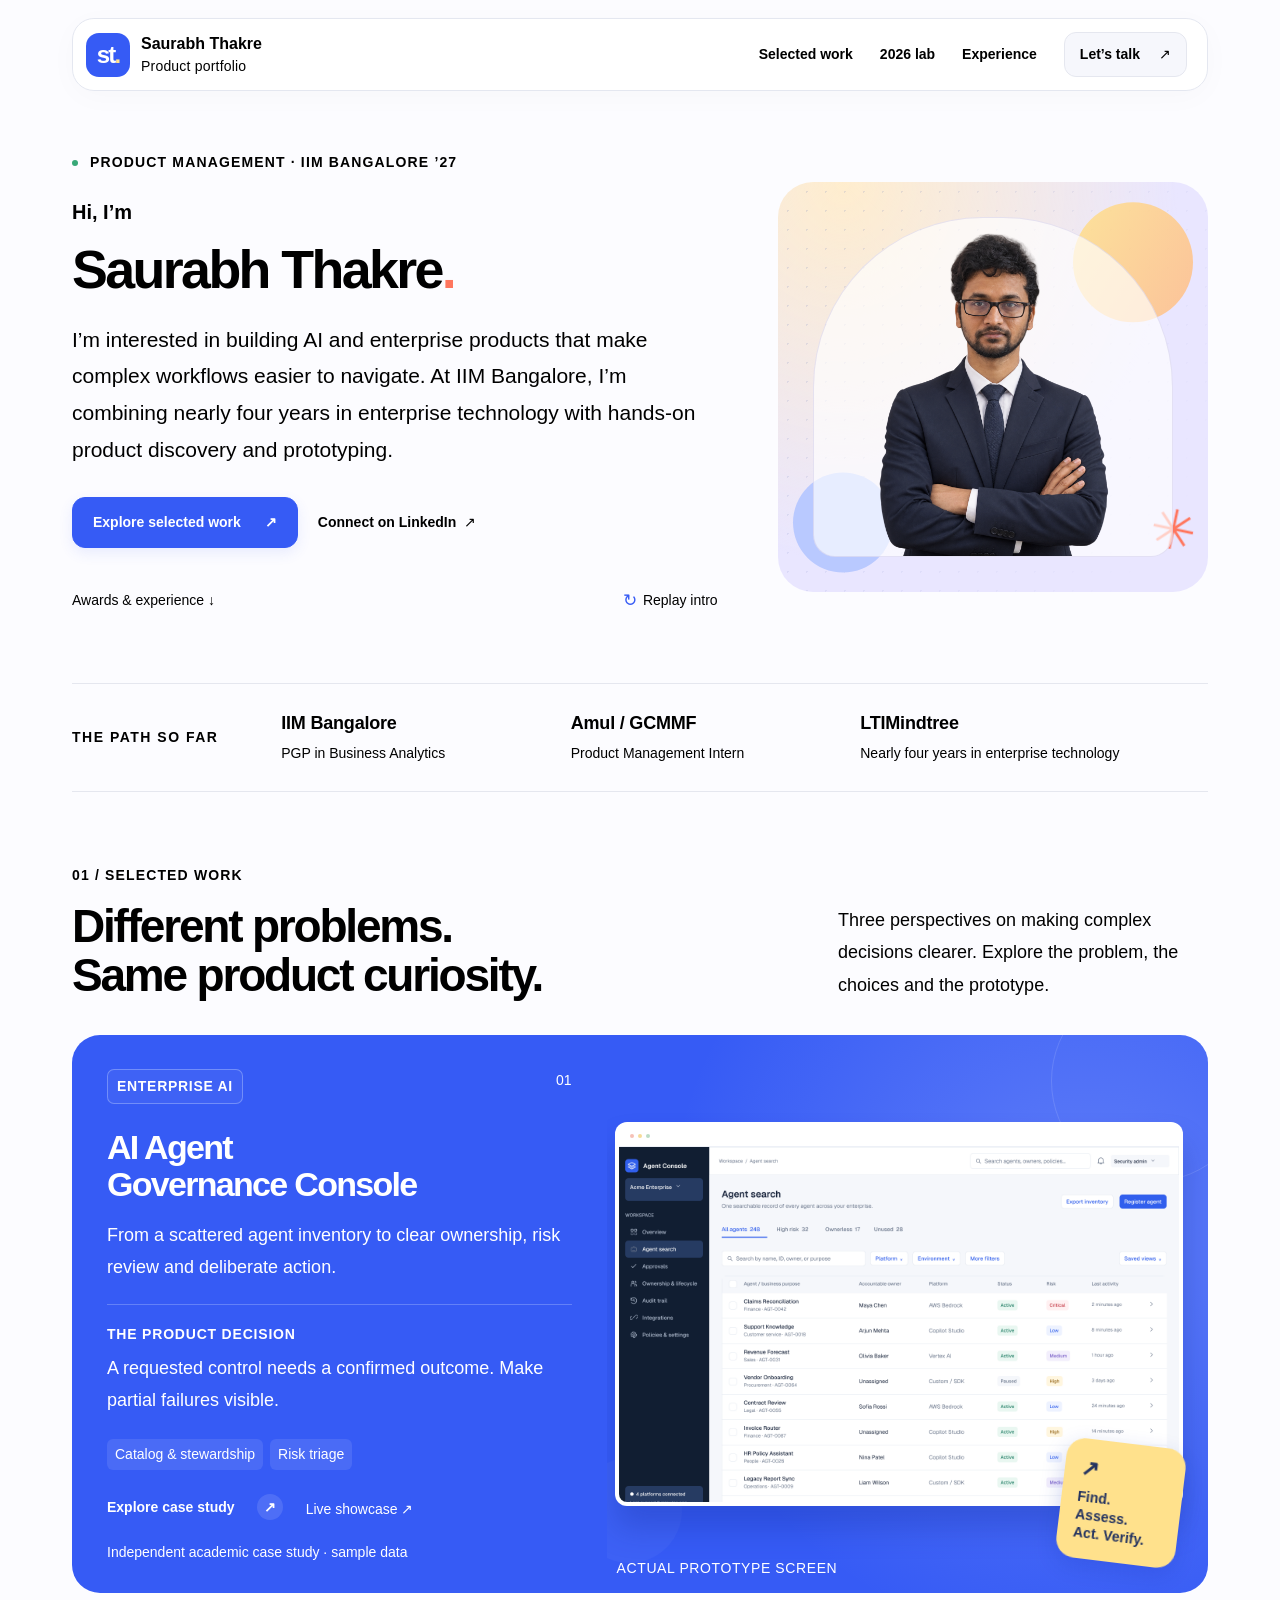
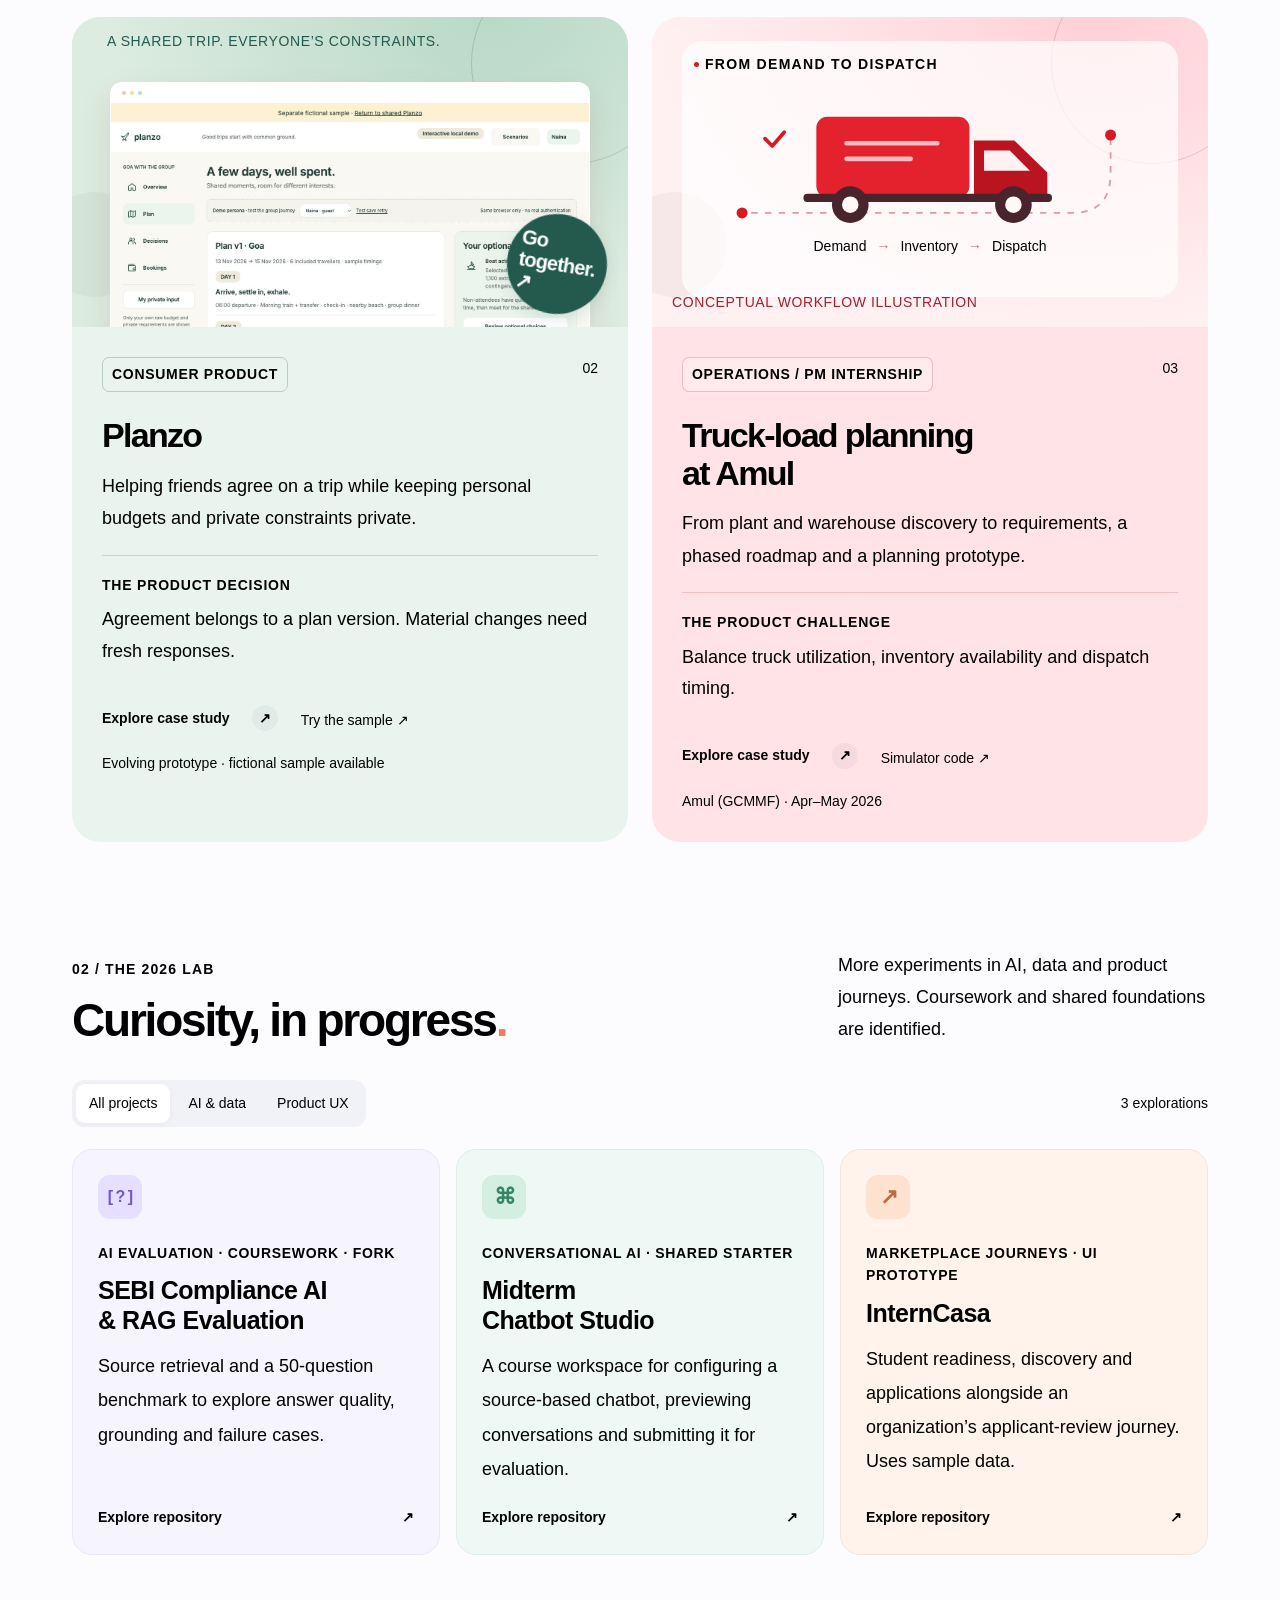
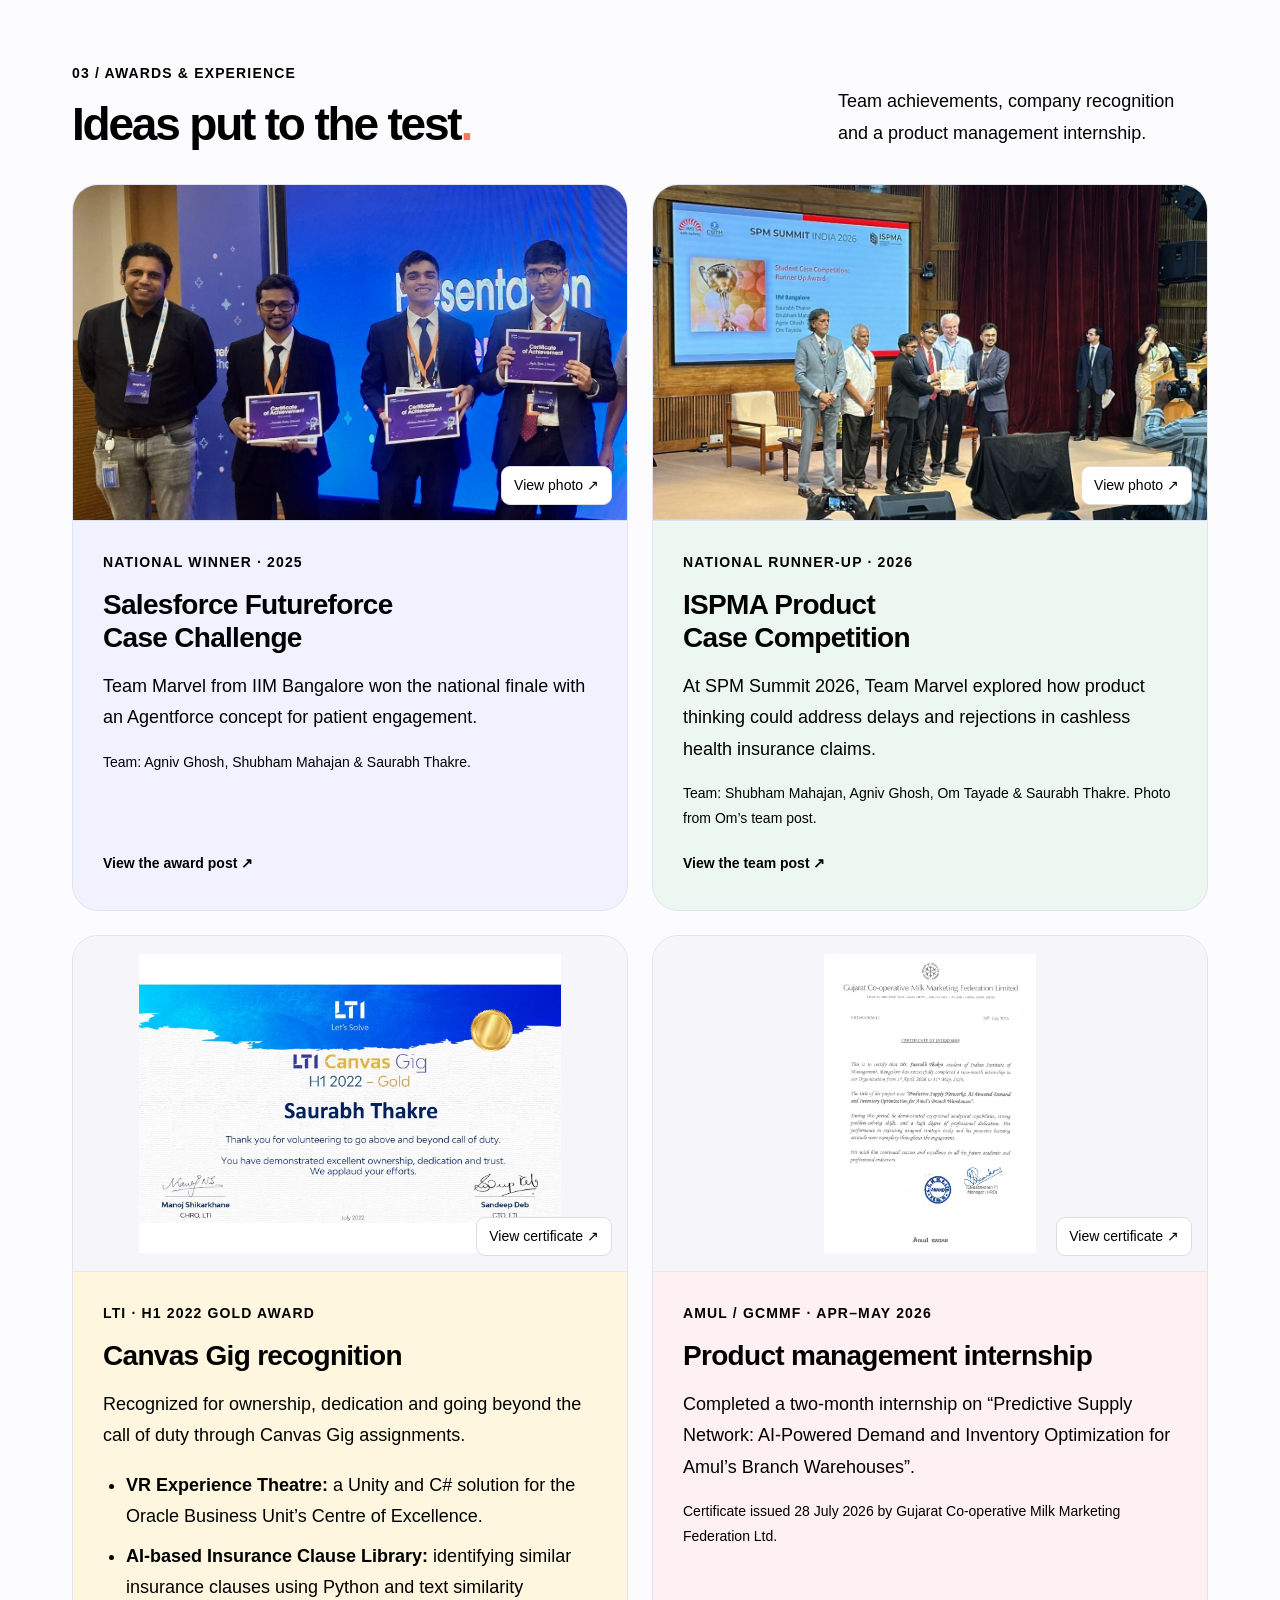
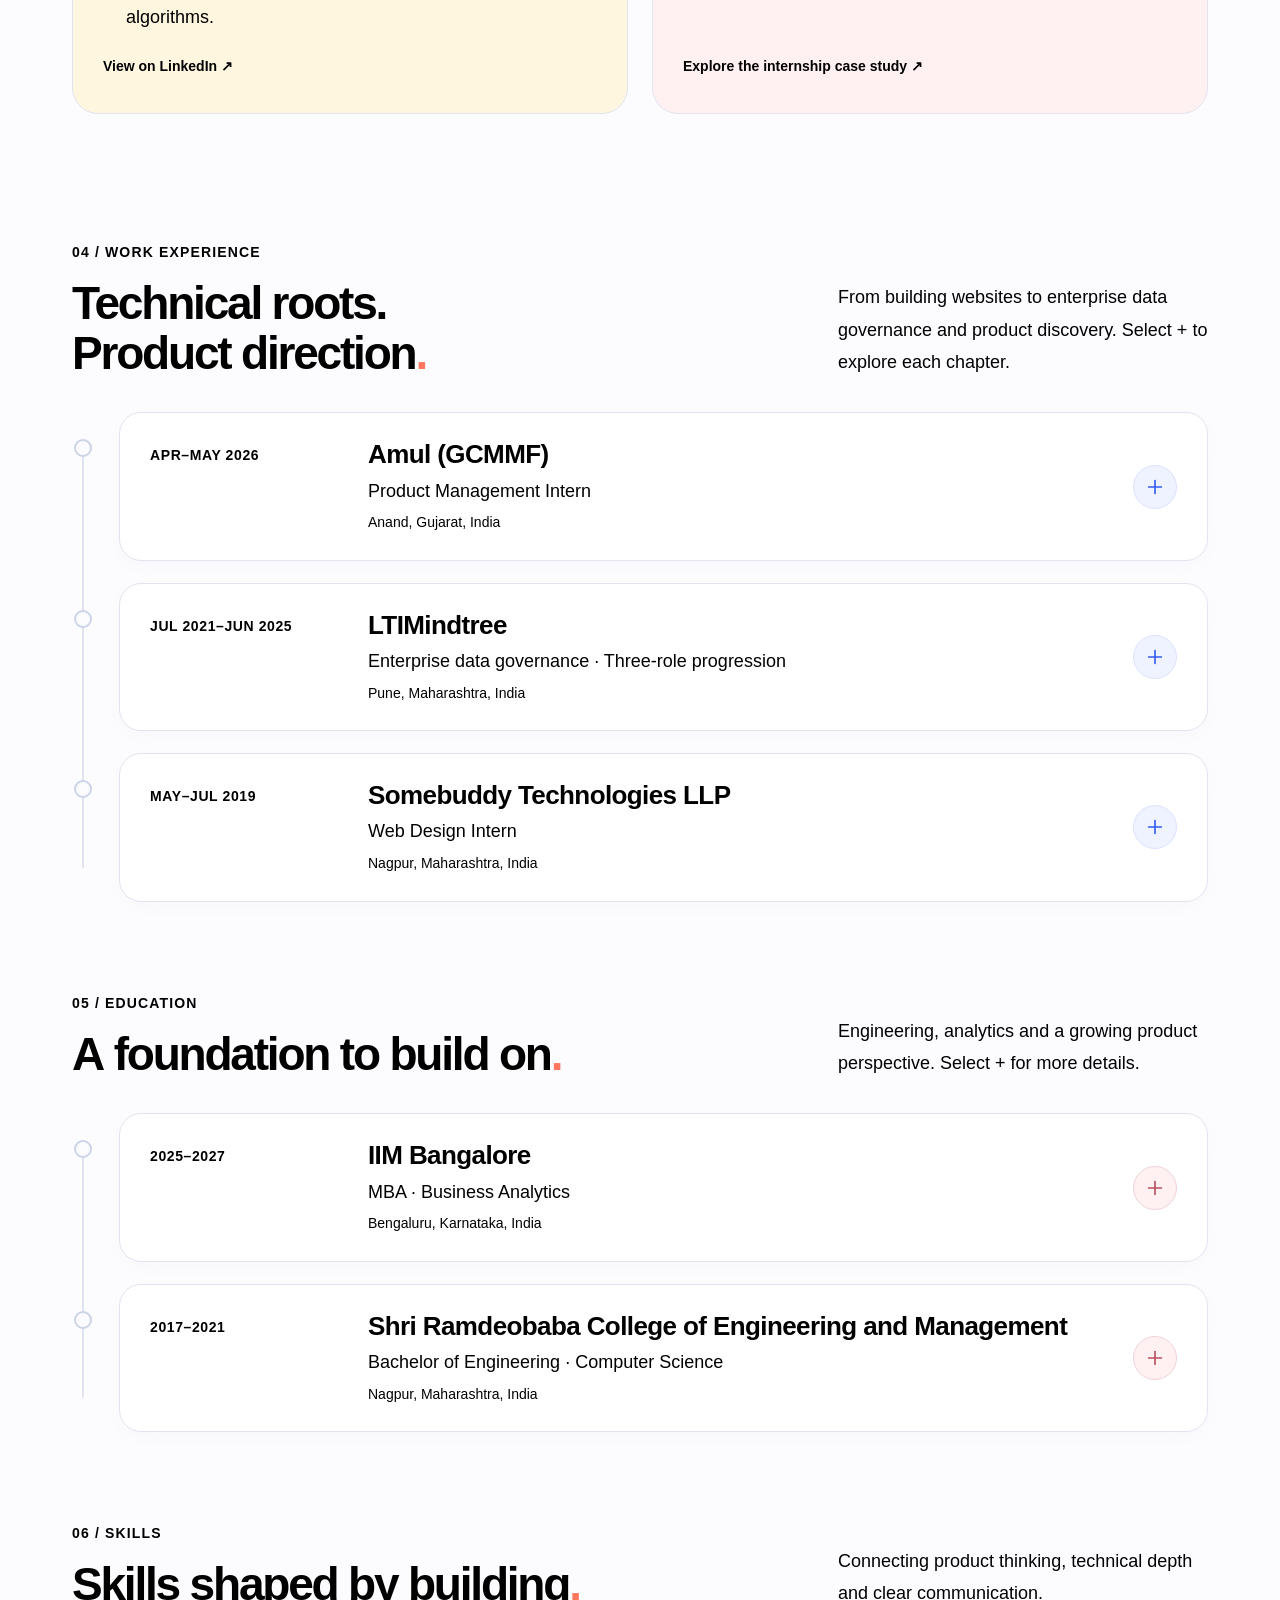
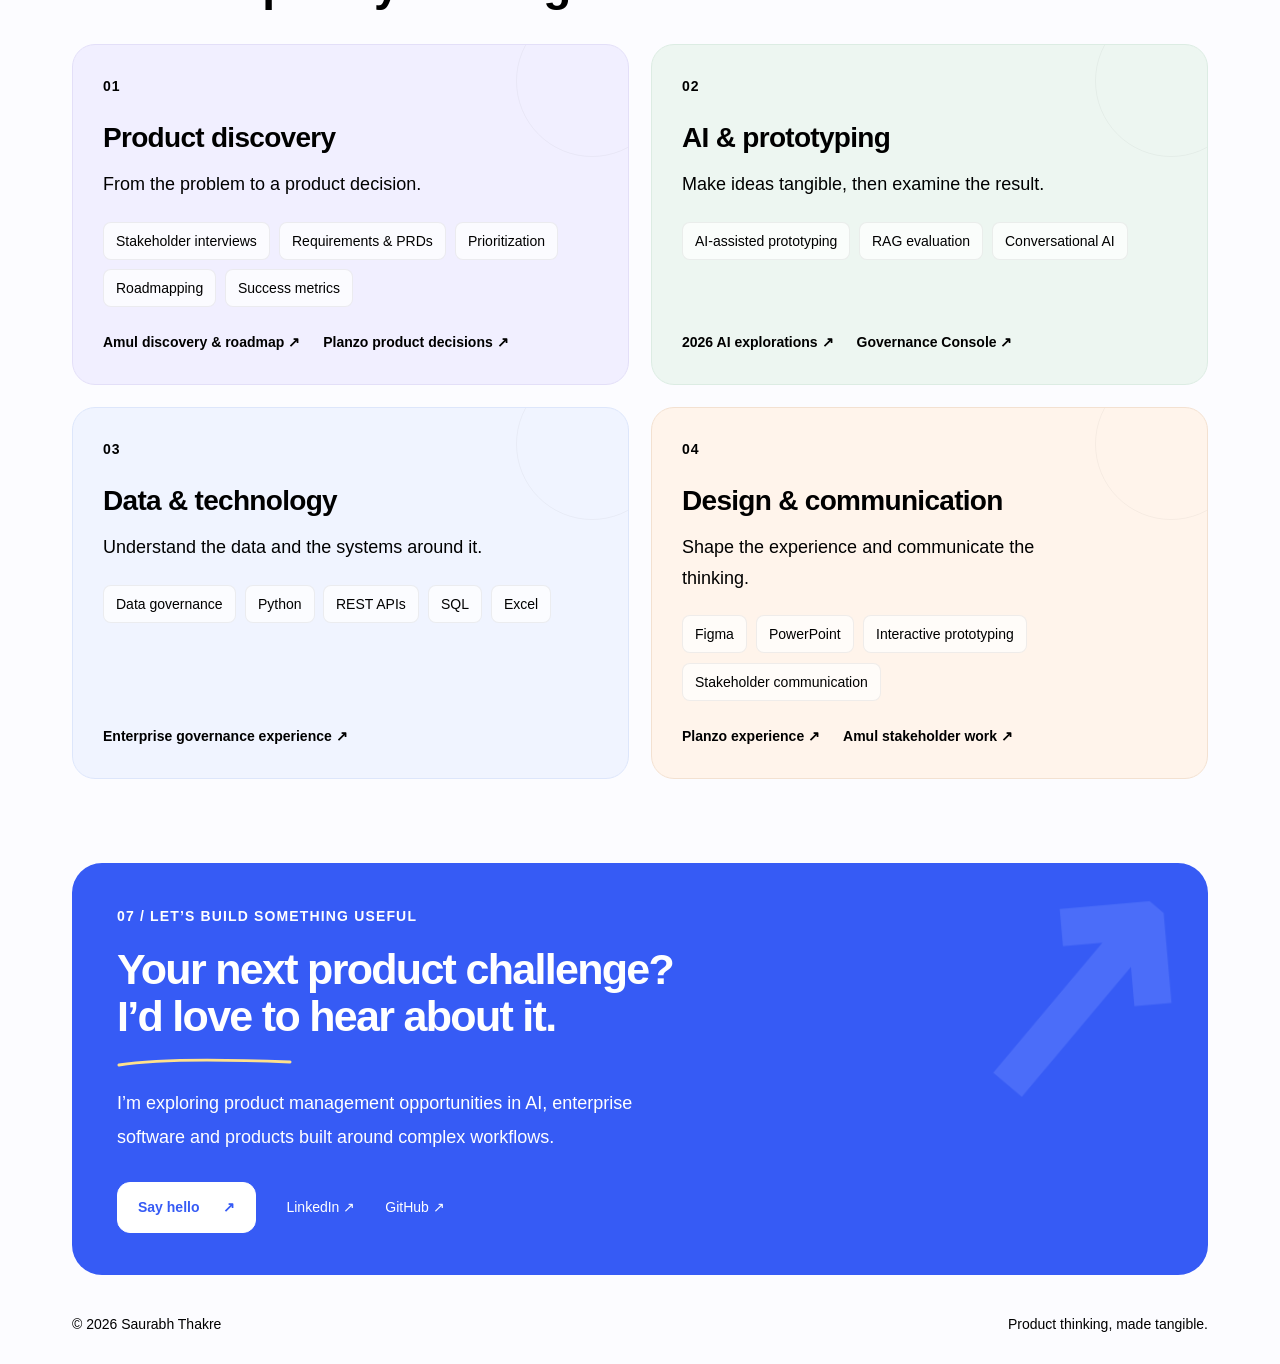
<file: index.html>
<!doctype html>
<html lang="en"><head><meta charset="utf-8"><meta name="viewport" content="width=device-width,initial-scale=1">
<title>Saurabh Thakre | Product Portfolio</title><meta name="description" content="Product management portfolio: AI Agent Governance Console, Planzo, Amul truck-load planning and selected 2026 prototypes."><meta name="robots" content="index,follow">
<meta name="theme-color" content="#365bf5"><link rel="icon" type="image/svg+xml" href="assets/favicon.svg"><link rel="stylesheet" href="studio.css?v=experience-20261105"><link rel="canonical" href="https://saurabhthakre.github.io/"><meta property="og:type" content="website"><meta property="og:locale" content="en_IN"><meta property="og:site_name" content="Saurabh Thakre | Product Portfolio"><meta property="og:title" content="Saurabh Thakre | Product Portfolio"><meta property="og:description" content="Product management portfolio: AI Agent Governance Console, Planzo, Amul truck-load planning and selected 2026 prototypes."><meta property="og:url" content="https://saurabhthakre.github.io/"><meta name="twitter:card" content="summary_large_image"><meta property="og:image" content="https://saurabhthakre.github.io/assets/agent-search.png"><meta property="og:image:alt" content="AI Agent Governance Console prototype"></head>
<body class="case-home"><a class="skip" href="#main">Skip to content</a>
    <div class="nav-shell"><header class="topbar"><a class="identity" href="index.html"><span class="monogram" aria-hidden="true">st<span>.</span></span><span>Saurabh Thakre<small>Product portfolio</small></span></a>
    <nav class="nav" aria-label="Main navigation"><a href="#work">Selected work</a><a href="#prototypes">2026 lab</a><a href="#about">Experience</a><a class="nav-contact" href="#contact">Let’s talk <span aria-hidden="true">↗</span></a></nav></header></div><main id="main" class="wrap">
    <section class="hero" aria-labelledby="intro-title"><div class="hero-copy"><p class="eyebrow"><span class="status-dot" aria-hidden="true"></span> PRODUCT MANAGEMENT · IIM BANGALORE ’27</p>
    <p class="hello">Hi, I’m</p><h1 id="intro-title"><span class="title-line"><span class="title-word">Saurabh Thakre<span class="accent-dot">.</span></span></span></h1>
    <p class="hero-description">I’m interested in building AI and enterprise products that make complex workflows easier to navigate. At IIM Bangalore, I’m combining nearly four years in enterprise technology with hands-on product discovery and prototyping.</p>
    <div class="actions"><a class="button" href="#work">Explore selected work <span aria-hidden="true">↗</span></a><a class="text-link" href="https://www.linkedin.com/in/saurabhthakre165">Connect on LinkedIn <span aria-hidden="true">↗</span></a></div>
    <div class="hero-bottom"><a href="#recognition">Awards &amp; experience <span aria-hidden="true">↓</span></a><button class="replay-intro" type="button" hidden><span aria-hidden="true">↻</span> Replay intro</button></div></div>
    <div class="hero-stage portrait-stage"><span class="orb orb-one" aria-hidden="true"></span><span class="orb orb-two" aria-hidden="true"></span><span class="stage-spark" aria-hidden="true">✳</span>
    <div class="portrait-frame"><img class="profile-portrait" src="assets/saurabh-navy-suit-transparent.png" alt="Saurabh Thakre wearing a navy suit with arms crossed" width="1254" height="1254" fetchpriority="high"></div></div></section>
    <div class="context"><span class="context-label">THE PATH SO FAR</span><span><b>IIM Bangalore</b><small>PGP in Business Analytics</small></span><span><b>Amul / GCMMF</b><small>Product Management Intern</small></span><span><b>LTIMindtree</b><small>Nearly four years in enterprise technology</small></span></div>
    <section id="work" aria-labelledby="work-title"><div class="section-head" data-reveal><div><p class="eyebrow">01 / SELECTED WORK</p><h2 id="work-title">Different problems.<br><span class="muted-heading">Same product curiosity.</span></h2></div><p>Three perspectives on making complex decisions clearer. Explore the problem, the choices and the prototype.</p></div>
    <div class="project-grid"><article class="project-card card-agent" data-reveal><div class="project-copy"><div class="project-topline"><span class="category">ENTERPRISE AI</span><span class="project-number">01</span></div><h3>AI Agent<br>Governance Console</h3><p>From a scattered agent inventory to clear ownership, risk review and deliberate action.</p><div class="decision"><span>THE PRODUCT DECISION</span><p>A requested control needs a confirmed outcome. Make partial failures visible.</p></div><div class="project-tags"><span>Catalog &amp; stewardship</span><span>Risk triage</span></div><div class="project-links"><a class="card-link" href="ai-agent-governance.html">Explore case study <span aria-hidden="true">↗</span></a><a class="artifact-link" href="https://saurabhthakre.github.io/ai-agent-catalog-governance/">Live showcase ↗</a></div><p class="project-disclosure">Independent academic case study · sample data</p></div>
    <a class="project-art agent-art" href="ai-agent-governance.html" aria-label="Explore AI Agent Governance Console case study"><div class="product-window "><div class="windowbar" aria-hidden="true"><i></i><i></i><i></i><span>PRODUCT EXPLORATION / 2026</span></div><img src="assets/agent-search.png" alt="Agent Search inventory with ownership, platform and risk information" loading="lazy"></div><div class="art-sticker"><span aria-hidden="true">↗</span> Find. Assess.<br>Act. Verify.</div><span class="art-caption">ACTUAL PROTOTYPE SCREEN</span><span class="preview-hint" aria-hidden="true">Explore the case study <b>↗</b></span></a></article>
    <article class="project-card card-planzo" data-reveal><a class="project-art planzo-art" href="planzo.html" aria-label="Explore Planzo case study"><span class="art-caption">A SHARED TRIP. EVERYONE’S CONSTRAINTS.</span><div class="product-window "><div class="windowbar" aria-hidden="true"><i></i><i></i><i></i><span>PRODUCT EXPLORATION / 2026</span></div><img src="assets/planzo-itinerary.jpg" alt="Planzo itinerary and cost estimate from the fictional Goa sample" loading="lazy"></div><span class="travel-sticker" aria-hidden="true">Go<br>together. ↗</span><span class="preview-hint" aria-hidden="true">Explore the case study <b>↗</b></span></a><div class="project-copy"><div class="project-topline"><span class="category">CONSUMER PRODUCT</span><span class="project-number">02</span></div><h3>Planzo</h3><p>Helping friends agree on a trip while keeping personal budgets and private constraints private.</p><div class="decision"><span>THE PRODUCT DECISION</span><p>Agreement belongs to a plan version. Material changes need fresh responses.</p></div><div class="project-links"><a class="card-link" href="planzo.html">Explore case study <span aria-hidden="true">↗</span></a><a class="artifact-link" href="https://person-siren-40913121.figma.site/?demo=1">Try the sample ↗</a></div><p class="project-disclosure">Evolving prototype · fictional sample available</p></div></article>
    <article class="project-card card-amul" data-reveal><a class="project-art amul-art" href="amul.html" aria-label="Explore Amul case study"><div class="truck-visual" role="img" aria-label="Conceptual dispatch workflow: demand, inventory and truck-load planning">
    <div class="route-label"><span class="tiny-dot"></span> FROM DEMAND TO DISPATCH</div>
    <svg viewBox="0 0 460 180" aria-hidden="true" focusable="false"><path class="dispatch-route" d="M20 145H385Q427 145 427 102V62" fill="none" stroke="#dc9ca5" stroke-width="2" stroke-dasharray="7 8"/><circle cx="25" cy="145" r="6" fill="#d71920"/><circle cx="427" cy="60" r="6" fill="#d71920"/><g class="dispatch-truck"><rect x="106" y="40" width="167" height="88" rx="12" fill="#e4222e"/><path d="M278 66h44l36 35v27h-80z" fill="#ba1421"/><path d="M289 77h28l22 22h-50z" fill="#fff0f2"/><rect x="92" y="124" width="271" height="9" rx="4" fill="#48242d"/><circle cx="143" cy="136" r="20" fill="#48242d"/><circle cx="143" cy="136" r="9" fill="#fff7f8"/><circle cx="321" cy="136" r="20" fill="#48242d"/><circle cx="321" cy="136" r="9" fill="#fff7f8"/><path d="M139 69h99m-99 17h70" stroke="#ffb9c2" stroke-width="5" stroke-linecap="round"/></g><rect x="36" y="42" width="47" height="47" rx="10" fill="#fff9fa"/><path d="M50 64l8 8 13-15" fill="none" stroke="#d71920" stroke-width="4" stroke-linecap="round" stroke-linejoin="round"/></svg>
    <div class="route-steps"><span>Demand</span><b aria-hidden="true">→</b><span>Inventory</span><b aria-hidden="true">→</b><span>Dispatch</span></div></div><span class="art-caption">CONCEPTUAL WORKFLOW ILLUSTRATION</span><span class="preview-hint" aria-hidden="true">Explore the case study <b>↗</b></span></a><div class="project-copy"><div class="project-topline"><span class="category">OPERATIONS / PM INTERNSHIP</span><span class="project-number">03</span></div><h3>Truck-load planning<br>at Amul</h3><p>From plant and warehouse discovery to requirements, a phased roadmap and a planning prototype.</p><div class="decision"><span>THE PRODUCT CHALLENGE</span><p>Balance truck utilization, inventory availability and dispatch timing.</p></div><div class="project-links"><a class="card-link" href="amul.html">Explore case study <span aria-hidden="true">↗</span></a><a class="artifact-link" href="https://github.com/SaurabhThakre/TLB-Simulator">Simulator code ↗</a></div><p class="project-disclosure">Amul (GCMMF) · Apr–May 2026</p></div></article></div></section>
    <section class="lab" id="prototypes" aria-labelledby="lab-title"><div class="section-head" data-reveal><div><p class="eyebrow">02 / THE 2026 LAB</p><h2 id="lab-title">Curiosity, in progress<span class="accent-dot">.</span></h2></div><p>More experiments in AI, data and product journeys. Coursework and shared foundations are identified.</p></div>
    <div class="lab-toolbar"><div class="filters" role="group" aria-label="Filter prototypes" hidden><button type="button" data-filter="all" aria-pressed="true">All projects</button><button type="button" data-filter="ai" aria-pressed="false">AI &amp; data</button><button type="button" data-filter="ux" aria-pressed="false">Product UX</button></div><p class="lab-count" aria-live="polite">3 explorations</p></div>
    <div class="lab-grid"><article class="lab-item lab-purple" data-category="ai" data-reveal><div class="lab-icon" aria-hidden="true">[ ? ]</div><p class="eyebrow">AI EVALUATION · COURSEWORK · FORK</p><h3>SEBI Compliance AI<br>&amp; RAG Evaluation</h3><p>Source retrieval and a 50-question benchmark to explore answer quality, grounding and failure cases.</p><a class="lab-link" href="https://github.com/SaurabhThakre/llm-benchmark-proj">Explore repository <span aria-hidden="true">↗</span></a></article>
    <article class="lab-item lab-mint" data-category="ai" data-reveal><div class="lab-icon" aria-hidden="true">⌘</div><p class="eyebrow">CONVERSATIONAL AI · SHARED STARTER</p><h3>Midterm<br>Chatbot Studio</h3><p>A course workspace for configuring a source-based chatbot, previewing conversations and submitting it for evaluation.</p><a class="lab-link" href="https://github.com/SaurabhThakre/doppel-midterm">Explore repository <span aria-hidden="true">↗</span></a></article>
    <article class="lab-item lab-peach" data-category="ux" data-reveal><div class="lab-icon" aria-hidden="true">↗</div><p class="eyebrow">MARKETPLACE JOURNEYS · UI PROTOTYPE</p><h3>InternCasa</h3><p>Student readiness, discovery and applications alongside an organization’s applicant-review journey. Uses sample data.</p><a class="lab-link" href="https://github.com/SaurabhThakre/InternCasa_GFMB_Activity1">Explore repository <span aria-hidden="true">↗</span></a></article></div></section>
    <section id="recognition" class="recognition-section" aria-labelledby="recognition-title"><div class="section-head" data-reveal><div><p class="eyebrow">03 / AWARDS &amp; EXPERIENCE</p><h2 id="recognition-title">Ideas put to the test<span class="accent-dot">.</span></h2></div><p>Team achievements, company recognition and a product management internship.</p></div>
    <div class="recognition-grid">
    <article class="achievement achievement-salesforce" data-reveal><button class="evidence-image" type="button" aria-label="Enlarge Salesforce award photo" data-enlarge><img src="assets/salesforce-award.jpg" alt="Team members with achievement certificates at the Salesforce Futureforce Case Challenge" loading="lazy"><span class="image-expand" aria-hidden="true">View photo ↗</span></button><div class="achievement-copy"><p class="eyebrow">NATIONAL WINNER · 2025</p><h3>Salesforce Futureforce<br>Case Challenge</h3><p>Team Marvel from IIM Bangalore won the national finale with an Agentforce concept for patient engagement.</p><p class="evidence-meta">Team: Agniv Ghosh, Shubham Mahajan &amp; Saurabh Thakre.</p><a class="card-link" href="https://www.linkedin.com/feed/update/urn:li:activity:7374476141455196160/">View the award post ↗</a></div></article>
    <article class="achievement achievement-ispma" data-reveal><button class="evidence-image" type="button" aria-label="Enlarge ISPMA award photo" data-enlarge><img src="assets/ispma-award.jpg" alt="Team Marvel receiving the runner-up award at SPM Summit India 2026" loading="lazy"><span class="image-expand" aria-hidden="true">View photo ↗</span></button><div class="achievement-copy"><p class="eyebrow">NATIONAL RUNNER-UP · 2026</p><h3>ISPMA Product<br>Case Competition</h3><p>At SPM Summit 2026, Team Marvel explored how product thinking could address delays and rejections in cashless health insurance claims.</p><p class="evidence-meta">Team: Shubham Mahajan, Agniv Ghosh, Om Tayade &amp; Saurabh Thakre. Photo from Om’s team post.</p><a class="card-link" href="https://www.linkedin.com/feed/update/urn:li:activity:7431733423070908416/">View the team post ↗</a></div></article>
    <article class="achievement achievement-canvas" data-reveal><button class="evidence-image certificate-image" type="button" aria-label="Enlarge LTI Canvas Gig Gold award certificate" data-enlarge><img src="assets/canvas-gig-gold.jpg" alt="LTI Canvas Gig H1 2022 Gold award certificate for Saurabh Thakre, July 2022" loading="lazy"><span class="image-expand" aria-hidden="true">View certificate ↗</span></button><div class="achievement-copy"><p class="eyebrow">LTI · H1 2022 GOLD AWARD</p><h3>Canvas Gig recognition</h3><p>Recognized for ownership, dedication and going beyond the call of duty through Canvas Gig assignments.</p><ul><li><b>VR Experience Theatre:</b> a Unity and C# solution for the Oracle Business Unit’s Centre of Excellence.</li><li><b>AI-based Insurance Clause Library:</b> identifying similar insurance clauses using Python and text similarity algorithms.</li></ul><a class="card-link" href="https://www.linkedin.com/in/saurabhthakre165/overlay/Position/1869653260/treasury/">View on LinkedIn ↗</a></div></article>
    <article id="amul-certificate" class="achievement achievement-internship" data-reveal><button class="evidence-image certificate-image" type="button" aria-label="Enlarge Amul internship certificate" data-enlarge><img src="assets/amul-internship-certificate.jpg" alt="GCMMF certificate confirming Saurabh Thakre’s internship from 1 April to 31 May 2026" loading="lazy"><span class="image-expand" aria-hidden="true">View certificate ↗</span></button><div class="achievement-copy"><p class="eyebrow">AMUL / GCMMF · APR–MAY 2026</p><h3>Product management internship</h3><p>Completed a two-month internship on “Predictive Supply Network: AI-Powered Demand and Inventory Optimization for Amul’s Branch Warehouses”.</p><p class="evidence-meta">Certificate issued 28 July 2026 by Gujarat Co-operative Milk Marketing Federation Ltd.</p><a class="card-link" href="amul.html">Explore the internship case study ↗</a></div></article>
    </div></section>
    <dialog class="media-dialog" aria-labelledby="media-caption"><div class="media-dialog-toolbar"><p id="media-caption"></p><button type="button" class="media-close" aria-label="Close enlarged image">Close <span aria-hidden="true">×</span></button></div><img alt=""></dialog>
    <section class="journey-section" id="about" aria-labelledby="experience-title"><div class="section-head" data-reveal><div><p class="eyebrow">04 / WORK EXPERIENCE</p><h2 id="experience-title">Technical roots.<br>Product direction<span class="accent-dot">.</span></h2></div><p>From building websites to enterprise data governance and product discovery. Select + to explore each chapter.</p></div><ol class="journey-track" data-timeline aria-label="Work experience, most recent first"><li class="journey-item" data-reveal><span class="journey-dot" aria-hidden="true"></span><details class="journey-card" id="experience-amul"><summary aria-controls="experience-amul-details"><span class="journey-summary"><span class="journey-date">APR–MAY 2026</span><span class="journey-title">Amul (GCMMF)</span><span class="journey-role">Product Management Intern</span><span class="journey-location">Anand, Gujarat, India</span></span><span class="journey-toggle" aria-hidden="true"><svg viewBox="0 0 24 24" focusable="false"><path d="M5 12h14"/><path class="plus-stem" d="M12 5v14"/></svg></span><span class="sr-only"> — show or hide details</span></summary><div class="expand-panel" id="experience-amul-details"><div class="journey-detail"><p>Explored demand, inventory and dispatch decisions across Amul’s first-leg supply chain.</p><ul><li>Identified dispatch bottlenecks through <strong>3+ plant and warehouse visits</strong> and <strong>15+ stakeholder interviews</strong>, translating operational needs into product requirements.</li><li>Defined a <strong>4-module product roadmap</strong> and tested <strong>3+ modules across 10+ demand scenarios</strong>, turning discovery into a working planning prototype.</li><li>Presented <strong>5 AI feature concepts</strong> and success measures to senior leadership, securing buy-in to advance the concept.</li></ul><p class="journey-note">Evaluation targets: 90%+ truck fill and one-day dispatch latency.</p><a class="journey-link" href="amul.html">Explore the internship case study ↗</a></div></div></details></li><li class="journey-item" data-reveal><span class="journey-dot" aria-hidden="true"></span><details class="journey-card" id="experience-ltimindtree"><summary aria-controls="experience-ltimindtree-details"><span class="journey-summary"><span class="journey-date">JUL 2021–JUN 2025</span><span class="journey-title">LTIMindtree</span><span class="journey-role">Enterprise data governance · Three-role progression</span><span class="journey-location">Pune, Maharashtra, India</span></span><span class="journey-toggle" aria-hidden="true"><svg viewBox="0 0 24 24" focusable="false"><path d="M5 12h14"/><path class="plus-stem" d="M12 5v14"/></svg></span><span class="sr-only"> — show or hide details</span></summary><div class="expand-panel" id="experience-ltimindtree-details"><div class="journey-detail"><p>Worked with data owners, stewards and platform teams on enterprise data-governance and catalog platforms.</p><ol class="role-progression"><li><span>Oct 2024–Jun 2025</span><b>Specialist – System Management</b></li><li><span>Nov 2021–Oct 2024</span><b>Senior Consultant – System Management</b></li><li><span>Jul–Nov 2021</span><b>Graduate Engineer Trainee</b></li></ol><ul><li>Delivered <strong>5+ data-governance initiatives across 4+ platforms</strong>, supporting an enterprise user base of <strong>3,000+ users</strong>.</li><li>Collaborated with <strong>100+ data owners</strong> on governance workflows and platform adoption, contributing to a <strong>25% increase in monthly active users</strong>.</li><li>Translated requirements from <strong>5+ business units</strong> into <strong>10+ OKR-aligned use cases</strong>, helping shape vendor roadmap priorities.</li><li>Co-developed <strong>20+ monitoring and backup scripts</strong>, saving <strong>2,000+ hours of manual effort</strong>.</li></ul><a class="journey-link" href="#recognition">View Canvas Gig Gold recognition ↗</a></div></div></details></li><li class="journey-item" data-reveal><span class="journey-dot" aria-hidden="true"></span><details class="journey-card" id="experience-somebuddy"><summary aria-controls="experience-somebuddy-details"><span class="journey-summary"><span class="journey-date">MAY–JUL 2019</span><span class="journey-title">Somebuddy Technologies LLP</span><span class="journey-role">Web Design Intern</span><span class="journey-location">Nagpur, Maharashtra, India</span></span><span class="journey-toggle" aria-hidden="true"><svg viewBox="0 0 24 24" focusable="false"><path d="M5 12h14"/><path class="plus-stem" d="M12 5v14"/></svg></span><span class="sr-only"> — show or hide details</span></summary><div class="expand-panel" id="experience-somebuddy-details"><div class="journey-detail"><p>Co-created the company website, somebuddy.in, using WordPress during my engineering studies.</p><ul><li>Contributed to website design and implementation.</li><li>Worked on search engine optimization for the website and its blogs.</li></ul><a class="journey-link" href="https://www.linkedin.com/in/saurabhthakre165/details/experience/">View experience on LinkedIn ↗</a></div></div></details></li></ol></section>
    <section class="journey-section education-section" id="education" aria-labelledby="education-title"><div class="section-head" data-reveal><div><p class="eyebrow">05 / EDUCATION</p><h2 id="education-title">A foundation to build on<span class="accent-dot">.</span></h2></div><p>Engineering, analytics and a growing product perspective. Select + for more details.</p></div><ol class="journey-track" data-timeline aria-label="Education, most recent first"><li class="journey-item" data-reveal><span class="journey-dot" aria-hidden="true"></span><details class="journey-card" id="education-iimb"><summary aria-controls="education-iimb-details"><span class="journey-summary"><span class="journey-date">2025–2027</span><span class="journey-title">IIM Bangalore</span><span class="journey-role">MBA · Business Analytics</span><span class="journey-location">Bengaluru, Karnataka, India</span></span><span class="journey-toggle" aria-hidden="true"><svg viewBox="0 0 24 24" focusable="false"><path d="M5 12h14"/><path class="plus-stem" d="M12 5v14"/></svg></span><span class="sr-only"> — show or hide details</span></summary><div class="expand-panel" id="education-iimb-details"><div class="journey-detail"><p>Master of Business Administration in Business Analytics at the Indian Institute of Management Bangalore.</p><ul><li>Building a foundation across product management, strategy and analytics.</li><li>Subject Representative for Communication in the Digital Age.</li></ul><a class="journey-link" href="#recognition">Explore PM case competition awards ↗</a></div></div></details></li><li class="journey-item" data-reveal><span class="journey-dot" aria-hidden="true"></span><details class="journey-card" id="education-engineering"><summary aria-controls="education-engineering-details"><span class="journey-summary"><span class="journey-date">2017–2021</span><span class="journey-title">Shri Ramdeobaba College of Engineering and Management</span><span class="journey-role">Bachelor of Engineering · Computer Science</span><span class="journey-location">Nagpur, Maharashtra, India</span></span><span class="journey-toggle" aria-hidden="true"><svg viewBox="0 0 24 24" focusable="false"><path d="M5 12h14"/><path class="plus-stem" d="M12 5v14"/></svg></span><span class="sr-only"> — show or hide details</span></summary><div class="expand-panel" id="education-engineering-details"><div class="journey-detail"><p>Bachelor of Engineering in Computer Science.</p><dl class="education-facts"><div><dt>Grade</dt><dd>8.48</dd></div><div><dt>College internship</dt><dd>Web design at Somebuddy Technologies LLP, 2019</dd></div></dl><a class="journey-link" href="#experience-somebuddy">Explore the internship ↑</a></div></div></details></li></ol></section>
    <section class="skills-section" id="skills" aria-labelledby="skills-title"><div class="section-head" data-reveal><div><p class="eyebrow">06 / SKILLS</p><h2 id="skills-title">Skills shaped by building<span class="accent-dot">.</span></h2></div><p>Connecting product thinking, technical depth and clear communication.</p></div><div class="skills-grid"><article class="skill-card skill-group-0" data-reveal><span class="skill-number" aria-hidden="true">01</span><h3>Product discovery</h3><p>From the problem to a product decision.</p><ul class="skill-list" aria-label="Product discovery skills"><li class="skill-pill" style="--chip-index:0">Stakeholder interviews</li><li class="skill-pill" style="--chip-index:1">Requirements &amp; PRDs</li><li class="skill-pill" style="--chip-index:2">Prioritization</li><li class="skill-pill" style="--chip-index:3">Roadmapping</li><li class="skill-pill" style="--chip-index:4">Success metrics</li></ul><div class="skill-evidence"><a class="journey-link" href="amul.html">Amul discovery & roadmap ↗</a><a class="journey-link" href="planzo.html">Planzo product decisions ↗</a></div></article><article class="skill-card skill-group-1" data-reveal><span class="skill-number" aria-hidden="true">02</span><h3>AI & prototyping</h3><p>Make ideas tangible, then examine the result.</p><ul class="skill-list" aria-label="AI & prototyping skills"><li class="skill-pill" style="--chip-index:0">AI-assisted prototyping</li><li class="skill-pill" style="--chip-index:1">RAG evaluation</li><li class="skill-pill" style="--chip-index:2">Conversational AI</li></ul><div class="skill-evidence"><a class="journey-link" href="#prototypes">2026 AI explorations ↗</a><a class="journey-link" href="ai-agent-governance.html">Governance Console ↗</a></div></article><article class="skill-card skill-group-2" data-reveal><span class="skill-number" aria-hidden="true">03</span><h3>Data & technology</h3><p>Understand the data and the systems around it.</p><ul class="skill-list" aria-label="Data & technology skills"><li class="skill-pill" style="--chip-index:0">Data governance</li><li class="skill-pill" style="--chip-index:1">Python</li><li class="skill-pill" style="--chip-index:2">REST APIs</li><li class="skill-pill" style="--chip-index:3">SQL</li><li class="skill-pill" style="--chip-index:4">Excel</li></ul><div class="skill-evidence"><a class="journey-link" href="#experience-ltimindtree">Enterprise governance experience ↗</a></div></article><article class="skill-card skill-group-3" data-reveal><span class="skill-number" aria-hidden="true">04</span><h3>Design & communication</h3><p>Shape the experience and communicate the thinking.</p><ul class="skill-list" aria-label="Design & communication skills"><li class="skill-pill" style="--chip-index:0">Figma</li><li class="skill-pill" style="--chip-index:1">PowerPoint</li><li class="skill-pill" style="--chip-index:2">Interactive prototyping</li><li class="skill-pill" style="--chip-index:3">Stakeholder communication</li></ul><div class="skill-evidence"><a class="journey-link" href="planzo.html">Planzo experience ↗</a><a class="journey-link" href="#experience-amul">Amul stakeholder work ↗</a></div></article></div></section>
    <section class="contact" id="contact" aria-labelledby="contact-title" data-reveal><div class="contact-decoration" aria-hidden="true">↗</div><div><p class="eyebrow">07 / LET’S BUILD SOMETHING USEFUL</p><h2 id="contact-title">Your next product challenge?<br>I’d love to hear about it.</h2><span class="contact-accent" aria-hidden="true"><svg viewBox="0 0 180 12" focusable="false"><path d="M2 8C40 2 105 2 178 5" pathLength="1"/></svg></span><p>I’m exploring product management opportunities in AI, enterprise software and products built around complex workflows.</p><div class="actions"><a class="button button-light" href="mailto:saurabhthakre165@gmail.com">Say hello <span aria-hidden="true">↗</span></a><a class="contact-link" href="https://www.linkedin.com/in/saurabhthakre165">LinkedIn ↗</a><a class="contact-link" href="https://github.com/SaurabhThakre/">GitHub ↗</a></div></div></section>
    </main><footer class="wrap"><span>© 2026 Saurabh Thakre</span><span>Product thinking, made tangible.</span></footer><script src="app.js" defer></script></body></html>
</file>
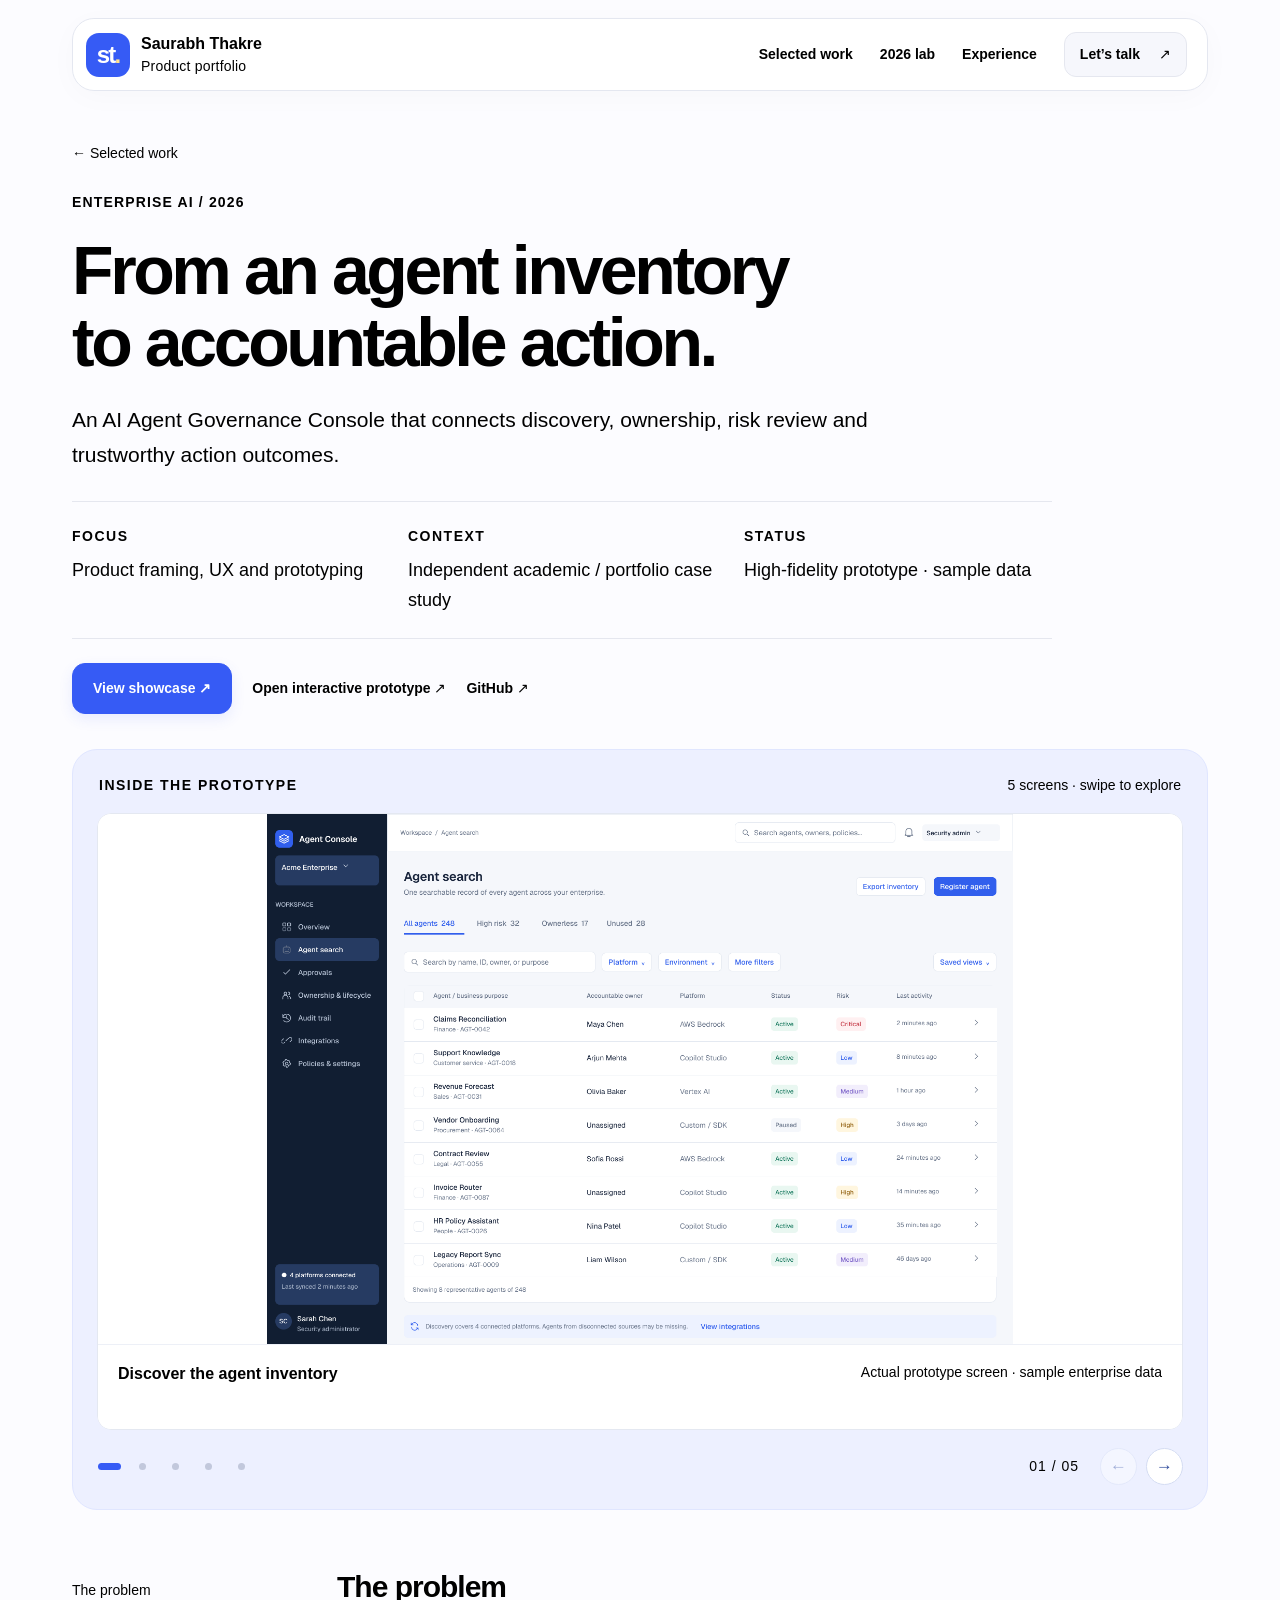
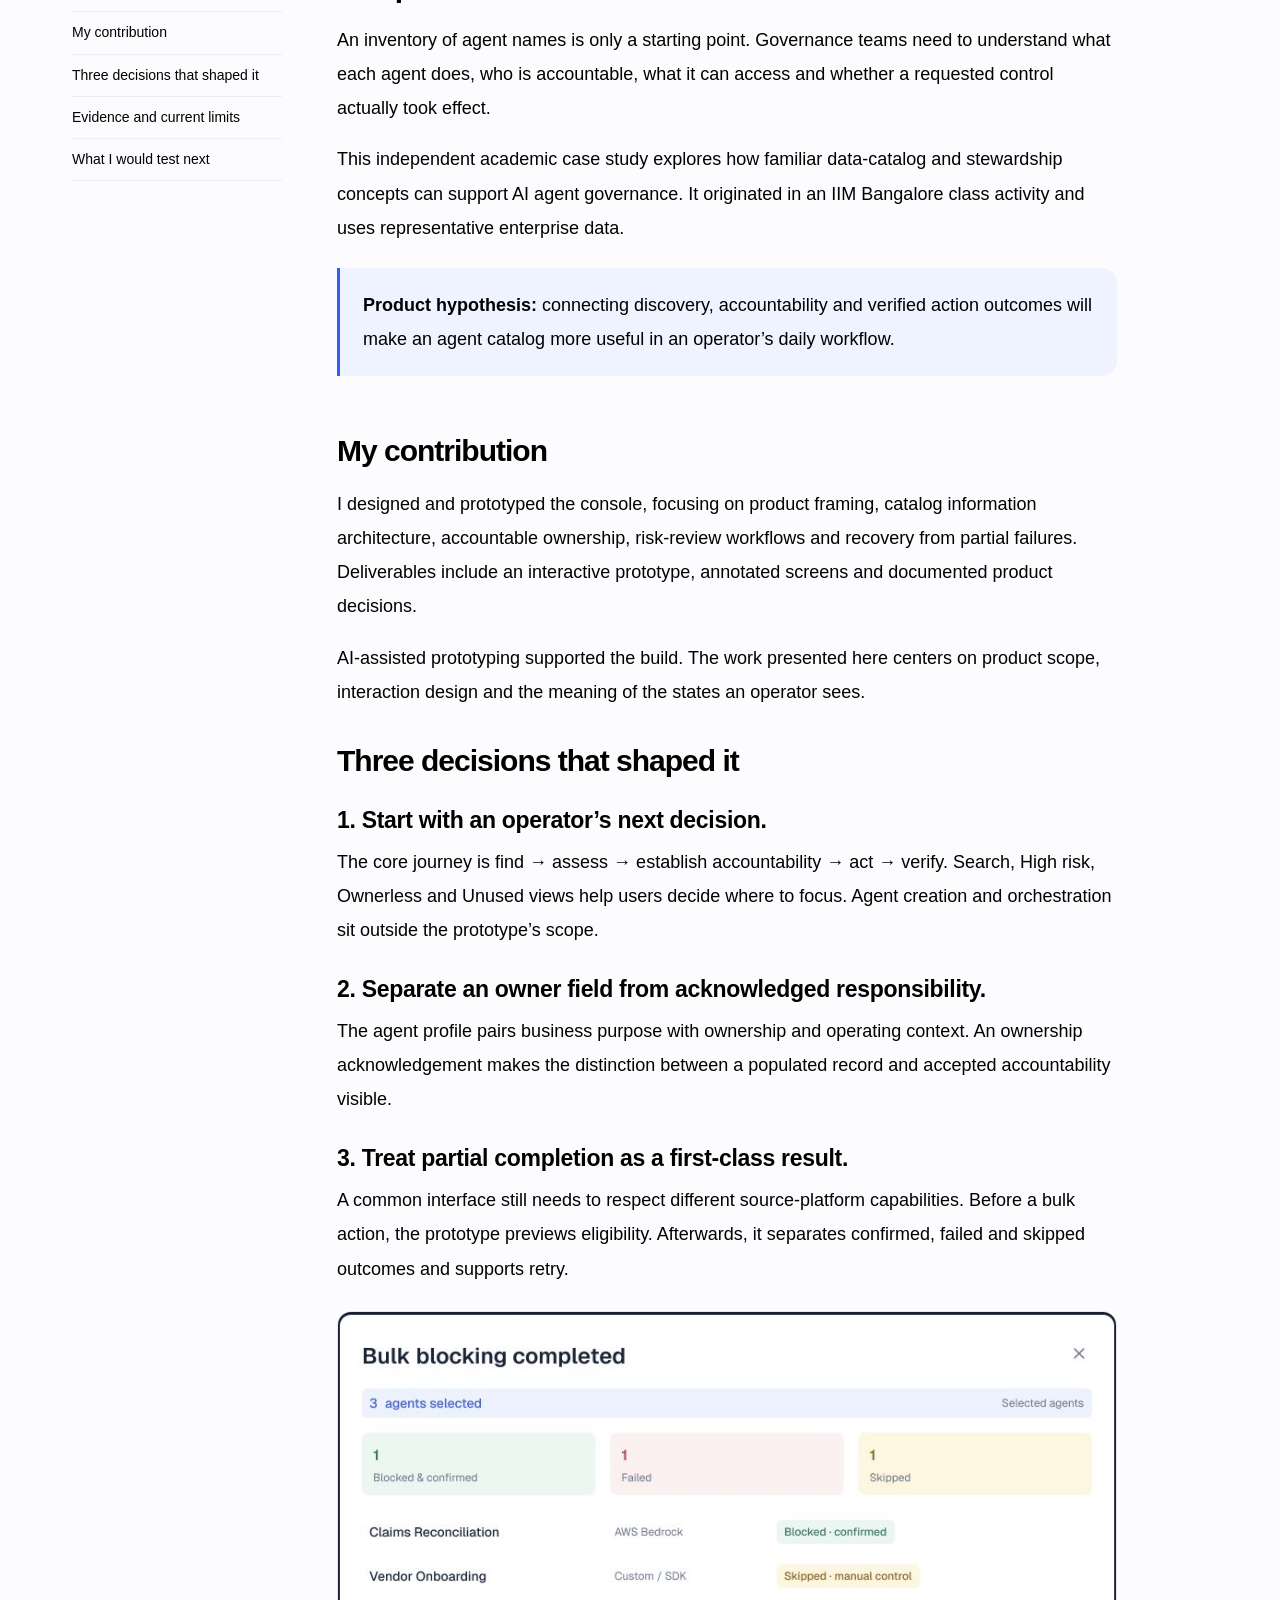
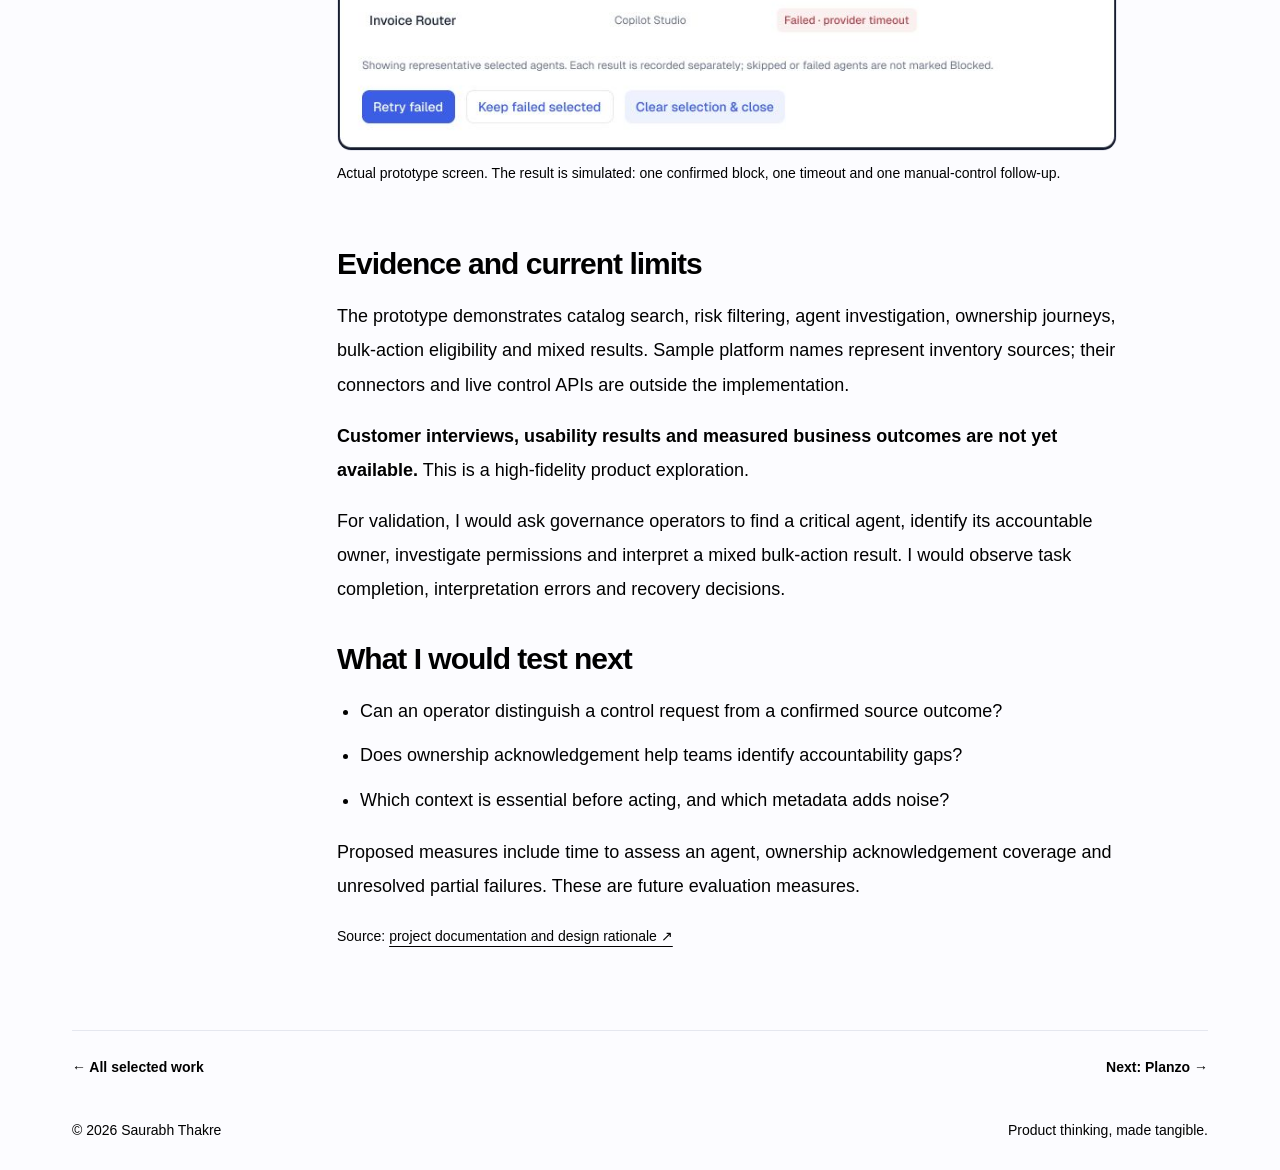
<file: ai-agent-governance.html>
<!doctype html>
<html lang="en"><head><meta charset="utf-8"><meta name="viewport" content="width=device-width,initial-scale=1">
<title>AI Agent Governance Console | Saurabh Thakre</title><meta name="description" content="A product case study on AI agent discovery, accountable ownership, risk review and verified control outcomes."><meta name="robots" content="index,follow">
<meta name="theme-color" content="#365bf5"><link rel="icon" type="image/svg+xml" href="assets/favicon.svg"><link rel="stylesheet" href="studio.css"><link rel="canonical" href="https://saurabhthakre.github.io/ai-agent-governance.html"><meta property="og:type" content="website"><meta property="og:locale" content="en_IN"><meta property="og:site_name" content="Saurabh Thakre | Product Portfolio"><meta property="og:title" content="AI Agent Governance Console | Saurabh Thakre"><meta property="og:description" content="A product case study on AI agent discovery, accountable ownership, risk review and verified control outcomes."><meta property="og:url" content="https://saurabhthakre.github.io/ai-agent-governance.html"><meta name="twitter:card" content="summary_large_image"><meta property="og:image" content="https://saurabhthakre.github.io/assets/agent-search.png"><meta property="og:image:alt" content="AI Agent Governance Console prototype"></head>
<body class="case-agent"><a class="skip" href="#main">Skip to content</a>
    <div class="nav-shell"><header class="topbar"><a class="identity" href="index.html"><span class="monogram" aria-hidden="true">st<span>.</span></span><span>Saurabh Thakre<small>Product portfolio</small></span></a>
    <nav class="nav" aria-label="Main navigation"><a href="index.html#work">Selected work</a><a href="index.html#prototypes">2026 lab</a><a href="index.html#about">Experience</a><a class="nav-contact" href="index.html#contact">Let’s talk <span aria-hidden="true">↗</span></a></nav></header></div><main id="main" class="wrap"><div class="case-hero"><a class="back" href="index.html#work">← Selected work</a><p class="eyebrow">Enterprise AI / 2026</p><h1>From an agent inventory<br>to accountable action.</h1><p class="lead">An AI Agent Governance Console that connects discovery, ownership, risk review and trustworthy action outcomes.</p><dl class="case-facts"><div><dt>Focus</dt><dd>Product framing, UX and prototyping</dd></div><div><dt>Context</dt><dd>Independent academic / portfolio case study</dd></div><div><dt>Status</dt><dd>High-fidelity prototype · sample data</dd></div></dl><div class="actions"><a class="button" href="https://saurabhthakre.github.io/ai-agent-catalog-governance/">View showcase ↗</a><a class="text-link" href="https://bend-mirror-32622206.figma.site/">Open interactive prototype ↗</a><a class="text-link" href="https://github.com/SaurabhThakre/ai-agent-catalog-governance">GitHub ↗</a></div></div><section class="carousel carousel-agent" aria-roledescription="carousel" aria-label="Agent Governance project gallery" data-carousel data-reveal><div class="gallery-heading"><span class="eyebrow">INSIDE THE PROTOTYPE</span><span class="gallery-hint">5 screens · swipe to explore</span></div><div class="carousel-track" id="agent-governance-track" tabindex="0" aria-label="Gallery slides. Use left and right arrow keys to browse."><figure class="carousel-slide" role="group" aria-roledescription="slide" aria-label="1 of 5: Discover the agent inventory"><div class="slide-media"><img src="assets/agent-search.png" alt="Discover the agent inventory" loading="eager" draggable="false"></div><figcaption><b>Discover the agent inventory</b><span>Actual prototype screen · sample enterprise data</span></figcaption></figure><figure class="carousel-slide" role="group" aria-roledescription="slide" aria-label="2 of 5: Prioritize high-risk agents"><div class="slide-media"><img src="assets/agent-risk.png" alt="Prioritize high-risk agents" loading="lazy" draggable="false"></div><figcaption><b>Prioritize high-risk agents</b><span>Actual prototype screen · a focused governance review queue</span></figcaption></figure><figure class="carousel-slide" role="group" aria-roledescription="slide" aria-label="3 of 5: Investigate ownership and context"><div class="slide-media"><img src="assets/agent-details.png" alt="Investigate ownership and context" loading="lazy" draggable="false"></div><figcaption><b>Investigate ownership and context</b><span>Actual prototype screen · agent profile and accountable ownership</span></figcaption></figure><figure class="carousel-slide" role="group" aria-roledescription="slide" aria-label="4 of 5: Preview eligibility before acting"><div class="slide-media"><img src="assets/agent-preview.png" alt="Preview eligibility before acting" loading="lazy" draggable="false"></div><figcaption><b>Preview eligibility before acting</b><span>Actual prototype screen · sample action eligibility and manual follow-up</span></figcaption></figure><figure class="carousel-slide" role="group" aria-roledescription="slide" aria-label="5 of 5: Understand a mixed outcome"><div class="slide-media"><img src="assets/agent-results.png" alt="Understand a mixed outcome" loading="lazy" draggable="false"></div><figcaption><b>Understand a mixed outcome</b><span>Simulated results · confirmed, failed and skipped actions remain distinct</span></figcaption></figure></div><div class="carousel-controls" hidden><div class="carousel-dots"><button type="button" class="carousel-dot" data-slide="0" aria-label="Go to slide 1: Discover the agent inventory" aria-current="true" aria-controls="agent-governance-track"><span class="sr-only">1</span></button><button type="button" class="carousel-dot" data-slide="1" aria-label="Go to slide 2: Prioritize high-risk agents" aria-current="false" aria-controls="agent-governance-track"><span class="sr-only">2</span></button><button type="button" class="carousel-dot" data-slide="2" aria-label="Go to slide 3: Investigate ownership and context" aria-current="false" aria-controls="agent-governance-track"><span class="sr-only">3</span></button><button type="button" class="carousel-dot" data-slide="3" aria-label="Go to slide 4: Preview eligibility before acting" aria-current="false" aria-controls="agent-governance-track"><span class="sr-only">4</span></button><button type="button" class="carousel-dot" data-slide="4" aria-label="Go to slide 5: Understand a mixed outcome" aria-current="false" aria-controls="agent-governance-track"><span class="sr-only">5</span></button></div><div class="carousel-navigation"><span class="slide-count" aria-hidden="true">01 / 05</span><button type="button" data-prev aria-label="Previous slide" aria-controls="agent-governance-track" disabled><span aria-hidden="true">←</span></button><button type="button" data-next aria-label="Next slide" aria-controls="agent-governance-track"><span aria-hidden="true">→</span></button></div><span class="sr-only" data-carousel-status aria-live="polite"></span></div></section><div class="case-body"><nav class="case-index" aria-label="Case study sections"><a href="#problem">The problem</a><a href="#contribution">My contribution</a><a href="#decisions">Three decisions that shaped it</a><a href="#validation">Evidence and current limits</a><a href="#next">What I would test next</a></nav><div class="case-content"><section id="problem"><h2>The problem</h2><p>An inventory of agent names is only a starting point. Governance teams need to understand what each agent does, who is accountable, what it can access and whether a requested control actually took effect.</p><p>This independent academic case study explores how familiar data-catalog and stewardship concepts can support AI agent governance. It originated in an IIM Bangalore class activity and uses representative enterprise data.</p><div class="callout"><p><strong>Product hypothesis:</strong> connecting discovery, accountability and verified action outcomes will make an agent catalog more useful in an operator’s daily workflow.</p></div></section><section id="contribution"><h2>My contribution</h2><p>I designed and prototyped the console, focusing on product framing, catalog information architecture, accountable ownership, risk-review workflows and recovery from partial failures. Deliverables include an interactive prototype, annotated screens and documented product decisions.</p><p>AI-assisted prototyping supported the build. The work presented here centers on product scope, interaction design and the meaning of the states an operator sees.</p></section><section id="decisions"><h2>Three decisions that shaped it</h2><h3>1. Start with an operator’s next decision.</h3><p>The core journey is find → assess → establish accountability → act → verify. Search, High risk, Ownerless and Unused views help users decide where to focus. Agent creation and orchestration sit outside the prototype’s scope.</p><h3>2. Separate an owner field from acknowledged responsibility.</h3><p>The agent profile pairs business purpose with ownership and operating context. An ownership acknowledgement makes the distinction between a populated record and accepted accountability visible.</p><h3>3. Treat partial completion as a first-class result.</h3><p>A common interface still needs to respect different source-platform capabilities. Before a bulk action, the prototype previews eligibility. Afterwards, it separates confirmed, failed and skipped outcomes and supports retry.</p><figure><img src="assets/agent-results.png" alt="Simulated governance bulk-action result showing confirmed, failed and skipped agents" loading="lazy"><figcaption>Actual prototype screen. The result is simulated: one confirmed block, one timeout and one manual-control follow-up.</figcaption></figure></section><section id="validation"><h2>Evidence and current limits</h2><p>The prototype demonstrates catalog search, risk filtering, agent investigation, ownership journeys, bulk-action eligibility and mixed results. Sample platform names represent inventory sources; their connectors and live control APIs are outside the implementation.</p><p><strong>Customer interviews, usability results and measured business outcomes are not yet available.</strong> This is a high-fidelity product exploration.</p><p>For validation, I would ask governance operators to find a critical agent, identify its accountable owner, investigate permissions and interpret a mixed bulk-action result. I would observe task completion, interpretation errors and recovery decisions.</p></section><section id="next"><h2>What I would test next</h2><ul><li>Can an operator distinguish a control request from a confirmed source outcome?</li><li>Does ownership acknowledgement help teams identify accountability gaps?</li><li>Which context is essential before acting, and which metadata adds noise?</li></ul><p>Proposed measures include time to assess an agent, ownership acknowledgement coverage and unresolved partial failures. These are future evaluation measures.</p><p class="source-link">Source: <a href="https://github.com/SaurabhThakre/ai-agent-catalog-governance/blob/main/README.md">project documentation and design rationale ↗</a></p></section></div></div><div class="case-next"><a class="text-link" href="index.html#work">← All selected work</a><a class="text-link" href="planzo.html">Next: Planzo →</a></div></main><footer class="wrap"><span>© 2026 Saurabh Thakre</span><span>Product thinking, made tangible.</span></footer><script src="app.js" defer></script></body></html>
</file>
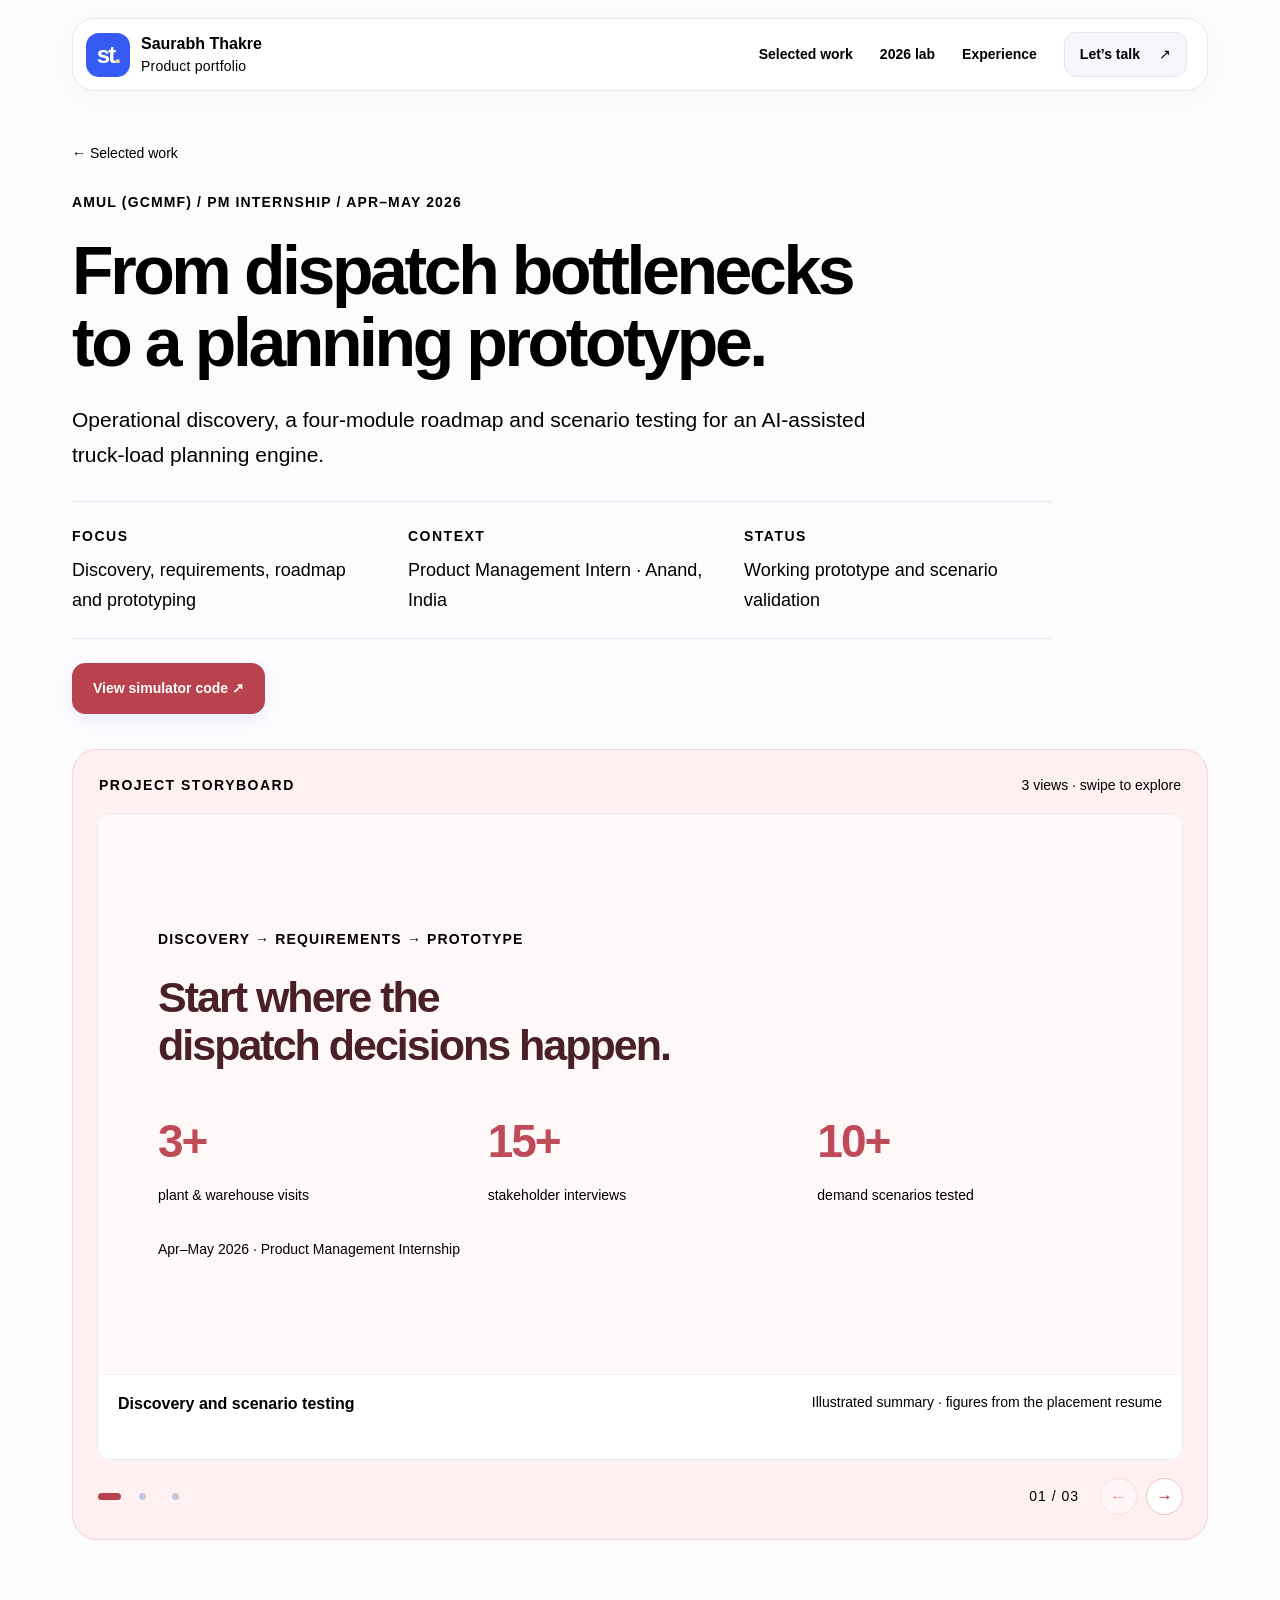
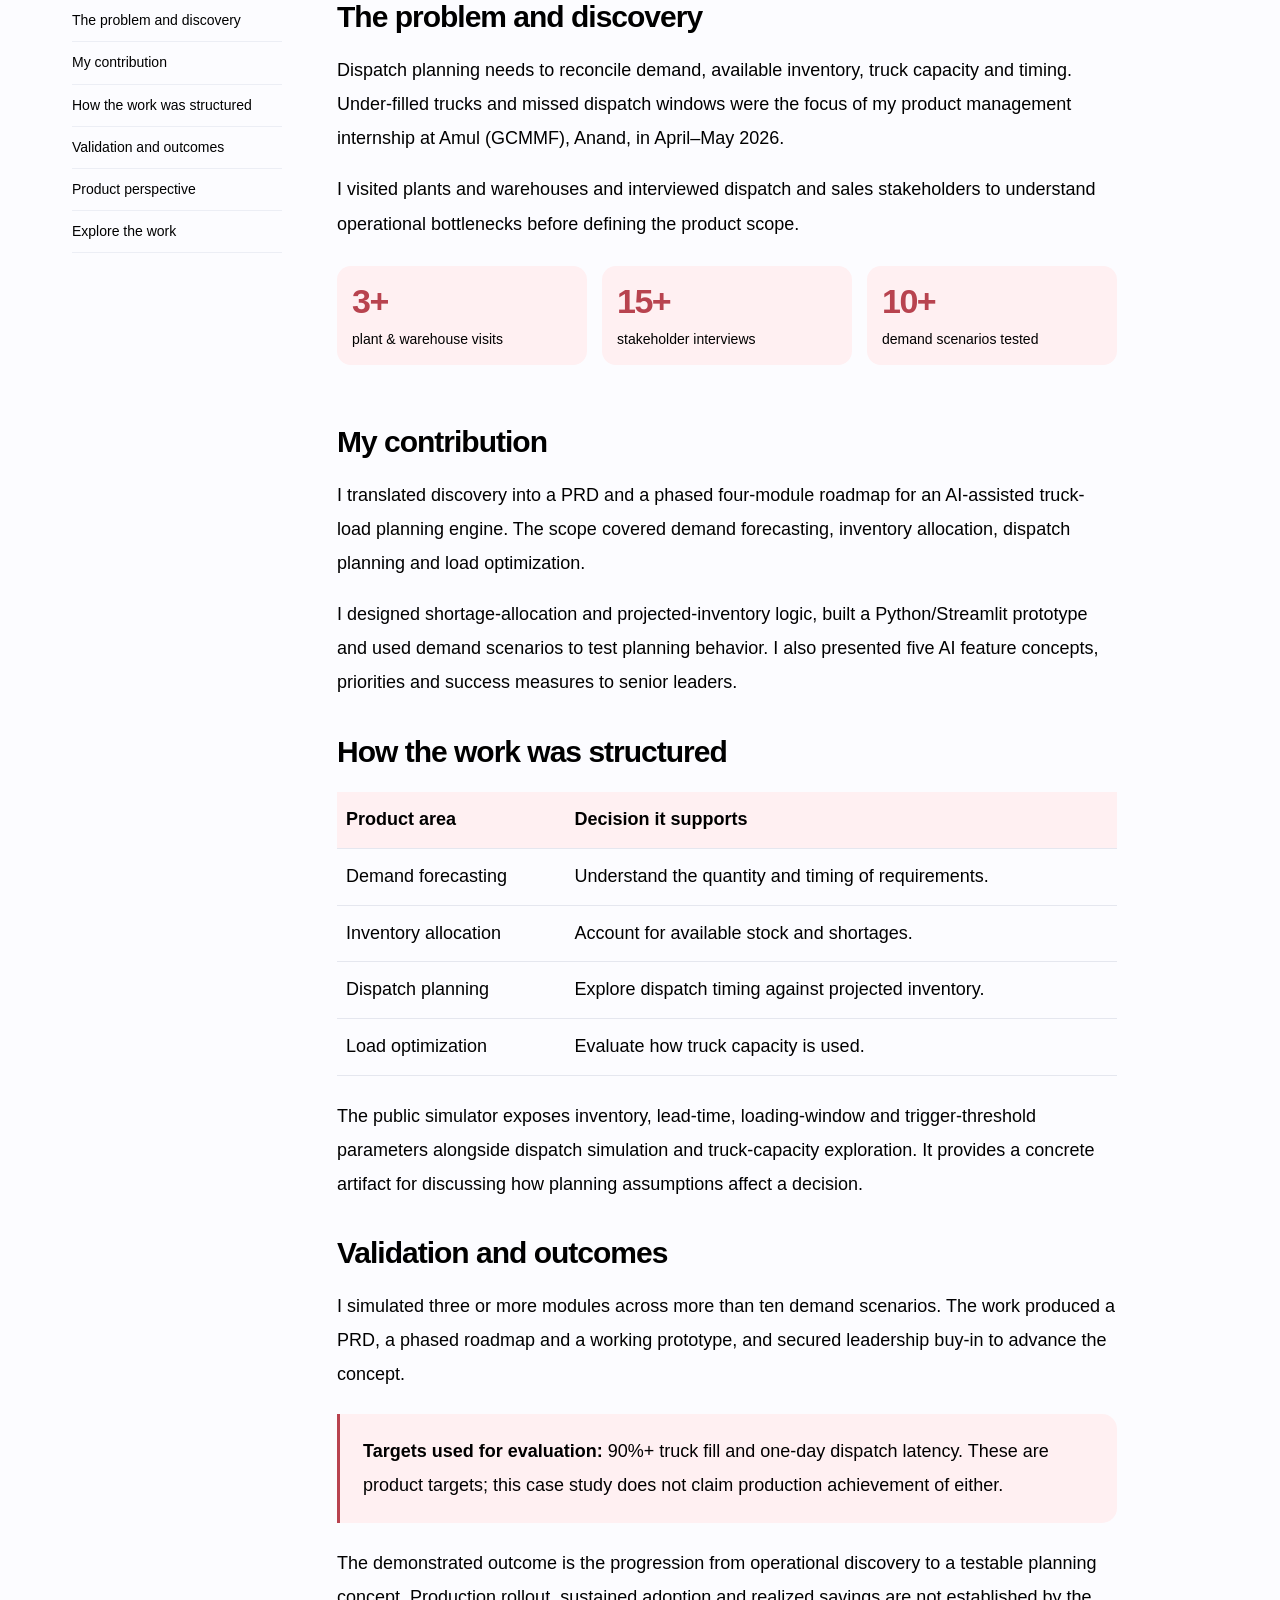
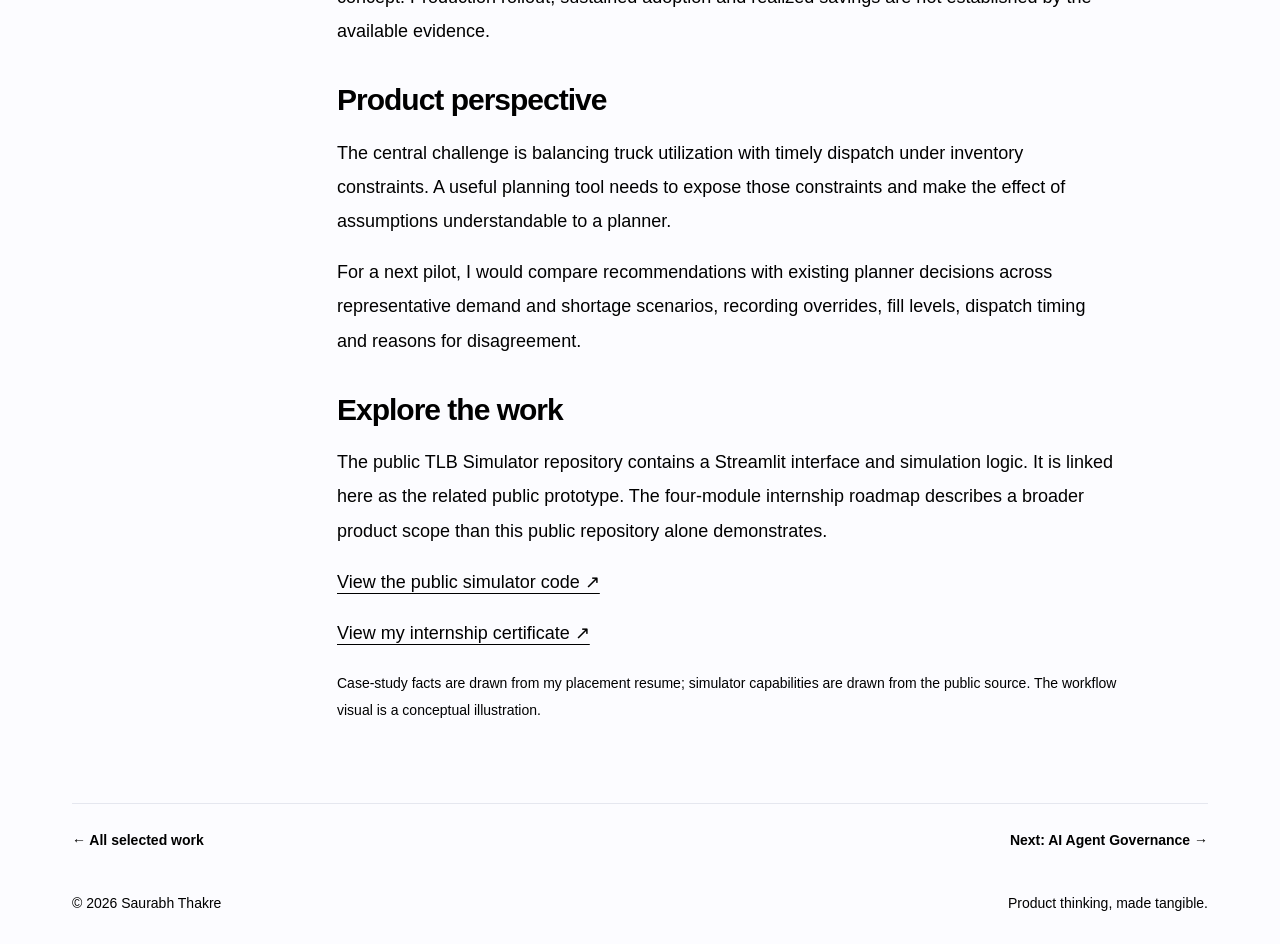
<file: amul.html>
<!doctype html>
<html lang="en"><head><meta charset="utf-8"><meta name="viewport" content="width=device-width,initial-scale=1">
<title>Amul Truck-load Planning | Saurabh Thakre</title><meta name="description" content="A PM internship case study covering dispatch discovery, requirements, a four-module roadmap and a planning prototype."><meta name="robots" content="index,follow">
<meta name="theme-color" content="#365bf5"><link rel="icon" type="image/svg+xml" href="assets/favicon.svg"><link rel="stylesheet" href="studio.css"><link rel="canonical" href="https://saurabhthakre.github.io/amul.html"><meta property="og:type" content="website"><meta property="og:locale" content="en_IN"><meta property="og:site_name" content="Saurabh Thakre | Product Portfolio"><meta property="og:title" content="Amul Truck-load Planning | Saurabh Thakre"><meta property="og:description" content="A PM internship case study covering dispatch discovery, requirements, a four-module roadmap and a planning prototype."><meta property="og:url" content="https://saurabhthakre.github.io/amul.html"><meta name="twitter:card" content="summary"></head>
<body class="case-amul"><a class="skip" href="#main">Skip to content</a>
    <div class="nav-shell"><header class="topbar"><a class="identity" href="index.html"><span class="monogram" aria-hidden="true">st<span>.</span></span><span>Saurabh Thakre<small>Product portfolio</small></span></a>
    <nav class="nav" aria-label="Main navigation"><a href="index.html#work">Selected work</a><a href="index.html#prototypes">2026 lab</a><a href="index.html#about">Experience</a><a class="nav-contact" href="index.html#contact">Let’s talk <span aria-hidden="true">↗</span></a></nav></header></div><main id="main" class="wrap"><div class="case-hero"><a class="back" href="index.html#work">← Selected work</a><p class="eyebrow">Amul (GCMMF) / PM internship / Apr–May 2026</p><h1>From dispatch bottlenecks<br>to a planning prototype.</h1><p class="lead">Operational discovery, a four-module roadmap and scenario testing for an AI-assisted truck-load planning engine.</p><dl class="case-facts"><div><dt>Focus</dt><dd>Discovery, requirements, roadmap and prototyping</dd></div><div><dt>Context</dt><dd>Product Management Intern · Anand, India</dd></div><div><dt>Status</dt><dd>Working prototype and scenario validation</dd></div></dl><div class="actions"><a class="button" href="https://github.com/SaurabhThakre/TLB-Simulator">View simulator code ↗</a></div></div><section class="carousel carousel-amul" aria-roledescription="carousel" aria-label="Amul project gallery" data-carousel data-reveal><div class="gallery-heading"><span class="eyebrow">PROJECT STORYBOARD</span><span class="gallery-hint">3 views · swipe to explore</span></div><div class="carousel-track" id="amul-track" tabindex="0" aria-label="Gallery slides. Use left and right arrow keys to browse."><figure class="carousel-slide" role="group" aria-roledescription="slide" aria-label="1 of 3: Discovery and scenario testing"><div class="slide-media"><div class="storyboard discovery-board"><p class="eyebrow">DISCOVERY → REQUIREMENTS → PROTOTYPE</p><h3>Start where the<br>dispatch decisions happen.</h3><div class="discovery-stats"><div><b>3+</b><span>plant &amp; warehouse visits</span></div><div><b>15+</b><span>stakeholder interviews</span></div><div><b>10+</b><span>demand scenarios tested</span></div></div><p>Apr–May 2026 · Product Management Internship</p></div></div><figcaption><b>Discovery and scenario testing</b><span>Illustrated summary · figures from the placement resume</span></figcaption></figure><figure class="carousel-slide" role="group" aria-roledescription="slide" aria-label="2 of 3: A four-module product scope"><div class="slide-media"><div class="workflow"><p class="eyebrow">Amul / truck-load planning</p><div class="workflow-title">From demand to<br>a dispatch decision.</div>
    <div class="workflow-row"><b>01</b><div>Understand demand<small>What needs to move, and when?</small></div></div>
    <div class="workflow-row"><b>02</b><div>Allocate inventory<small>Account for stock, shortages and goods in transit.</small></div></div>
    <div class="workflow-row"><b>03</b><div>Plan dispatch<small>Explore timing and capacity constraints.</small></div></div>
    <div class="workflow-row"><b>04</b><div>Evaluate the load<small>Compare fill and dispatch timing across scenarios.</small></div></div>
    <div class="workflow-note">Prototype targets: 90%+ truck fill · one-day dispatch latency</div></div></div><figcaption><b>A four-module product scope</b><span>Conceptual workflow illustration · the broader internship roadmap</span></figcaption></figure><figure class="carousel-slide" role="group" aria-roledescription="slide" aria-label="3 of 3: Evaluate the planning tradeoff"><div class="slide-media"><div class="storyboard target-board"><p class="eyebrow">PROPOSED PRODUCT TARGETS</p><h3>Make the tradeoff<br>visible to the planner.</h3><div class="target-grid"><div><b>90%+</b><span>truck-fill target</span></div><div><b>1 day</b><span>dispatch-latency target</span></div></div><p class="target-note">Evaluation targets for the prototype.<br>Production achievement is not claimed.</p></div></div><figcaption><b>Evaluate the planning tradeoff</b><span>Illustrated evaluation targets · not measured production outcomes</span></figcaption></figure></div><div class="carousel-controls" hidden><div class="carousel-dots"><button type="button" class="carousel-dot" data-slide="0" aria-label="Go to slide 1: Discovery and scenario testing" aria-current="true" aria-controls="amul-track"><span class="sr-only">1</span></button><button type="button" class="carousel-dot" data-slide="1" aria-label="Go to slide 2: A four-module product scope" aria-current="false" aria-controls="amul-track"><span class="sr-only">2</span></button><button type="button" class="carousel-dot" data-slide="2" aria-label="Go to slide 3: Evaluate the planning tradeoff" aria-current="false" aria-controls="amul-track"><span class="sr-only">3</span></button></div><div class="carousel-navigation"><span class="slide-count" aria-hidden="true">01 / 03</span><button type="button" data-prev aria-label="Previous slide" aria-controls="amul-track" disabled><span aria-hidden="true">←</span></button><button type="button" data-next aria-label="Next slide" aria-controls="amul-track"><span aria-hidden="true">→</span></button></div><span class="sr-only" data-carousel-status aria-live="polite"></span></div></section><div class="case-body"><nav class="case-index" aria-label="Case study sections"><a href="#problem">The problem and discovery</a><a href="#contribution">My contribution</a><a href="#scope">How the work was structured</a><a href="#validation">Validation and outcomes</a><a href="#learning">Product perspective</a><a href="#artifacts">Explore the work</a></nav><div class="case-content"><section id="problem"><h2>The problem and discovery</h2><p>Dispatch planning needs to reconcile demand, available inventory, truck capacity and timing. Under-filled trucks and missed dispatch windows were the focus of my product management internship at Amul (GCMMF), Anand, in April–May 2026.</p><p>I visited plants and warehouses and interviewed dispatch and sales stakeholders to understand operational bottlenecks before defining the product scope.</p><div class="evidence"><div><b>3+</b><small>plant &amp; warehouse visits</small></div><div><b>15+</b><small>stakeholder interviews</small></div><div><b>10+</b><small>demand scenarios tested</small></div></div></section><section id="contribution"><h2>My contribution</h2><p>I translated discovery into a PRD and a phased four-module roadmap for an AI-assisted truck-load planning engine. The scope covered demand forecasting, inventory allocation, dispatch planning and load optimization.</p><p>I designed shortage-allocation and projected-inventory logic, built a Python/Streamlit prototype and used demand scenarios to test planning behavior. I also presented five AI feature concepts, priorities and success measures to senior leaders.</p></section><section id="scope"><h2>How the work was structured</h2><table><thead><tr><th>Product area</th><th>Decision it supports</th></tr></thead><tbody><tr><td>Demand forecasting</td><td>Understand the quantity and timing of requirements.</td></tr><tr><td>Inventory allocation</td><td>Account for available stock and shortages.</td></tr><tr><td>Dispatch planning</td><td>Explore dispatch timing against projected inventory.</td></tr><tr><td>Load optimization</td><td>Evaluate how truck capacity is used.</td></tr></tbody></table><p>The public simulator exposes inventory, lead-time, loading-window and trigger-threshold parameters alongside dispatch simulation and truck-capacity exploration. It provides a concrete artifact for discussing how planning assumptions affect a decision.</p></section><section id="validation"><h2>Validation and outcomes</h2><p>I simulated three or more modules across more than ten demand scenarios. The work produced a PRD, a phased roadmap and a working prototype, and secured leadership buy-in to advance the concept.</p><div class="callout"><p><strong>Targets used for evaluation:</strong> 90%+ truck fill and one-day dispatch latency. These are product targets; this case study does not claim production achievement of either.</p></div><p>The demonstrated outcome is the progression from operational discovery to a testable planning concept. Production rollout, sustained adoption and realized savings are not established by the available evidence.</p></section><section id="learning"><h2>Product perspective</h2><p>The central challenge is balancing truck utilization with timely dispatch under inventory constraints. A useful planning tool needs to expose those constraints and make the effect of assumptions understandable to a planner.</p><p>For a next pilot, I would compare recommendations with existing planner decisions across representative demand and shortage scenarios, recording overrides, fill levels, dispatch timing and reasons for disagreement.</p></section><section id="artifacts"><h2>Explore the work</h2><p>The public TLB Simulator repository contains a Streamlit interface and simulation logic. It is linked here as the related public prototype. The four-module internship roadmap describes a broader product scope than this public repository alone demonstrates.</p><p><a href="https://github.com/SaurabhThakre/TLB-Simulator">View the public simulator code ↗</a></p><p><a href="index.html#amul-certificate">View my internship certificate ↗</a></p><p class="source-link">Case-study facts are drawn from my placement resume; simulator capabilities are drawn from the public source. The workflow visual is a conceptual illustration.</p></section></div></div><div class="case-next"><a class="text-link" href="index.html#work">← All selected work</a><a class="text-link" href="ai-agent-governance.html">Next: AI Agent Governance →</a></div></main><footer class="wrap"><span>© 2026 Saurabh Thakre</span><span>Product thinking, made tangible.</span></footer><script src="app.js" defer></script></body></html>
</file>
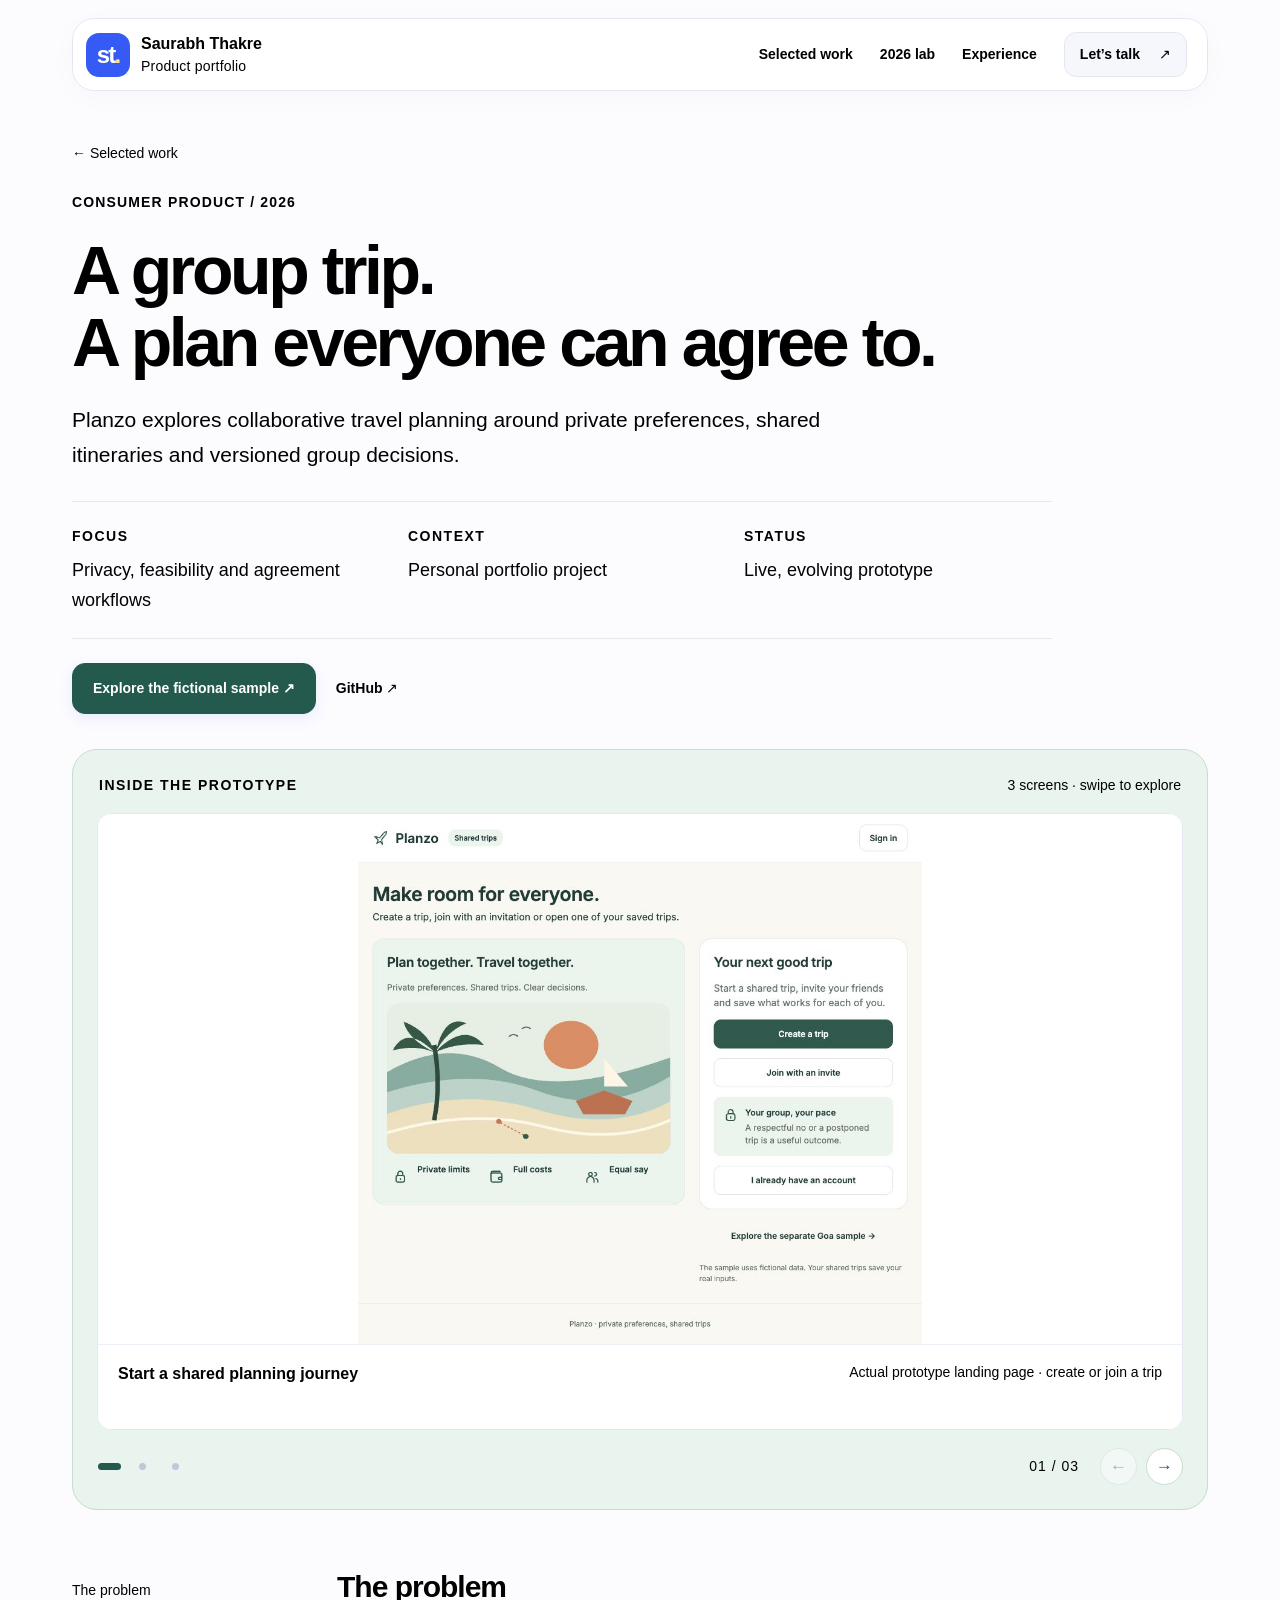
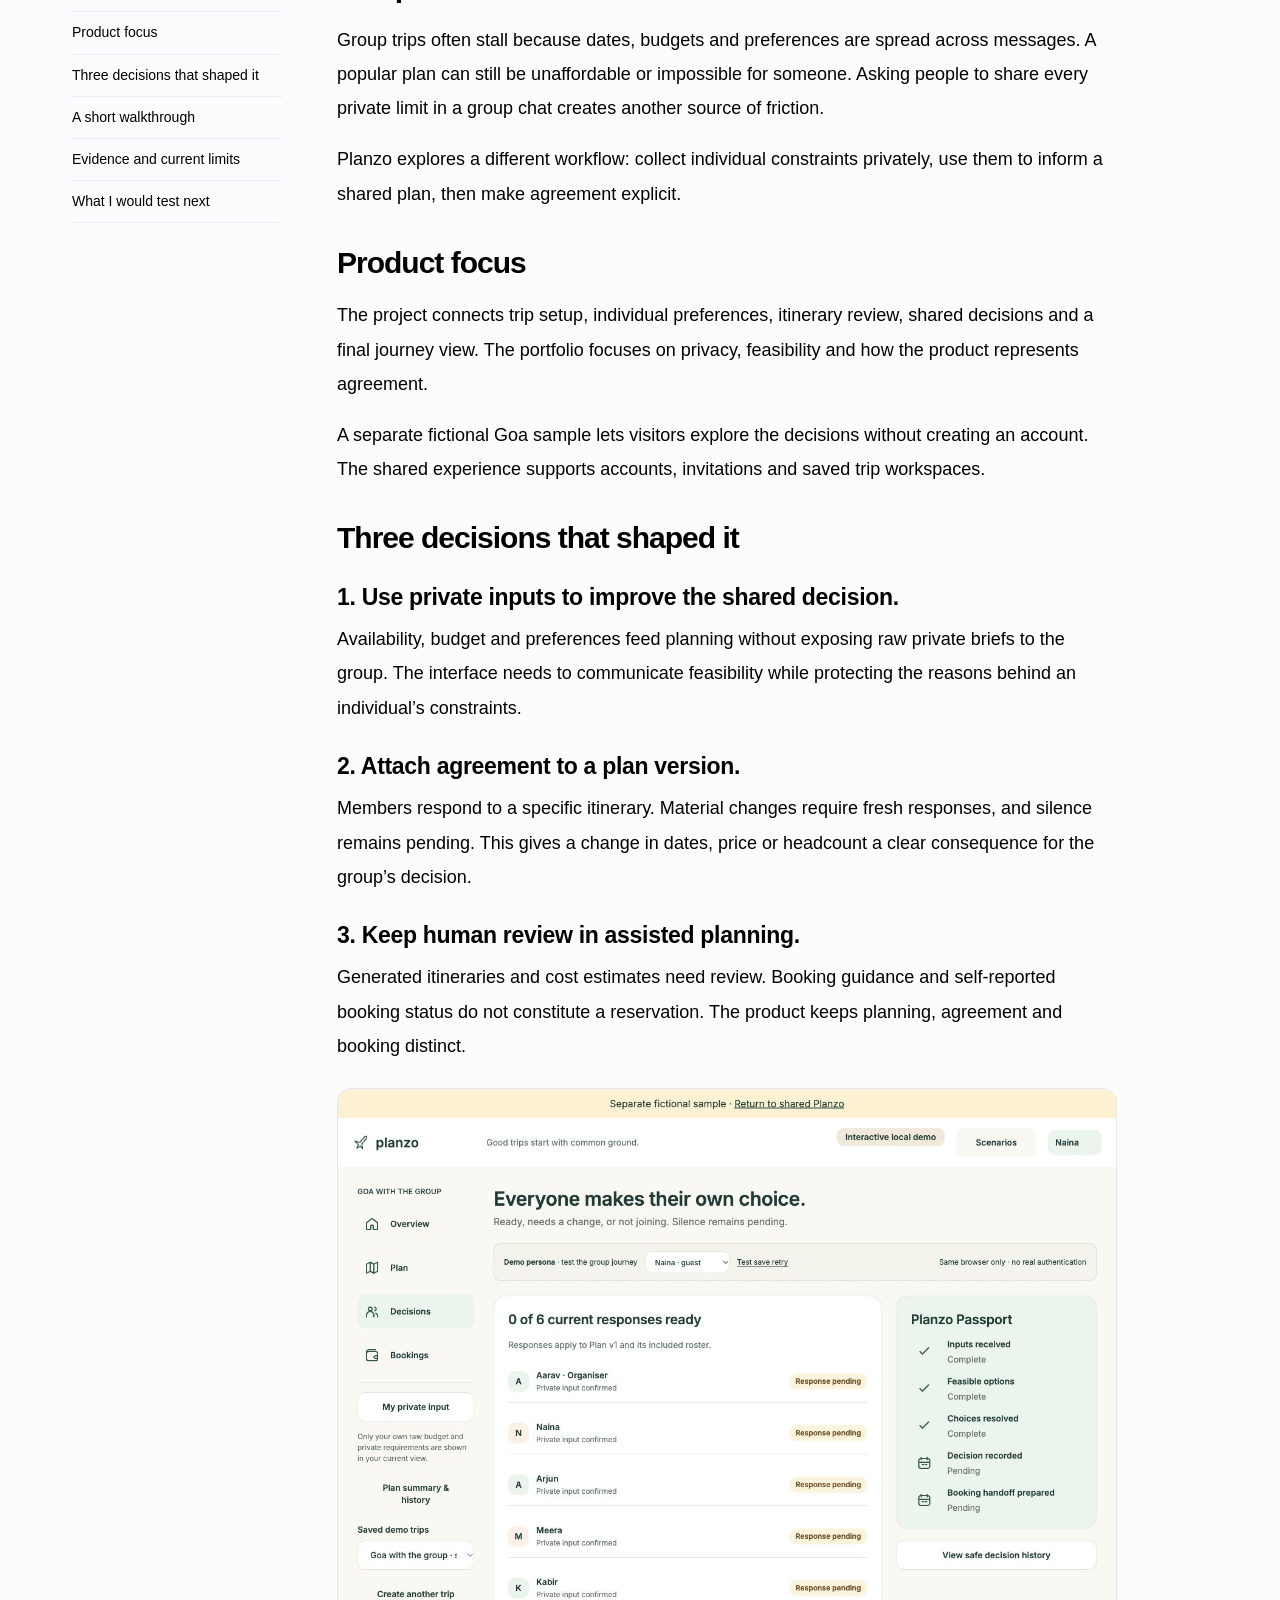
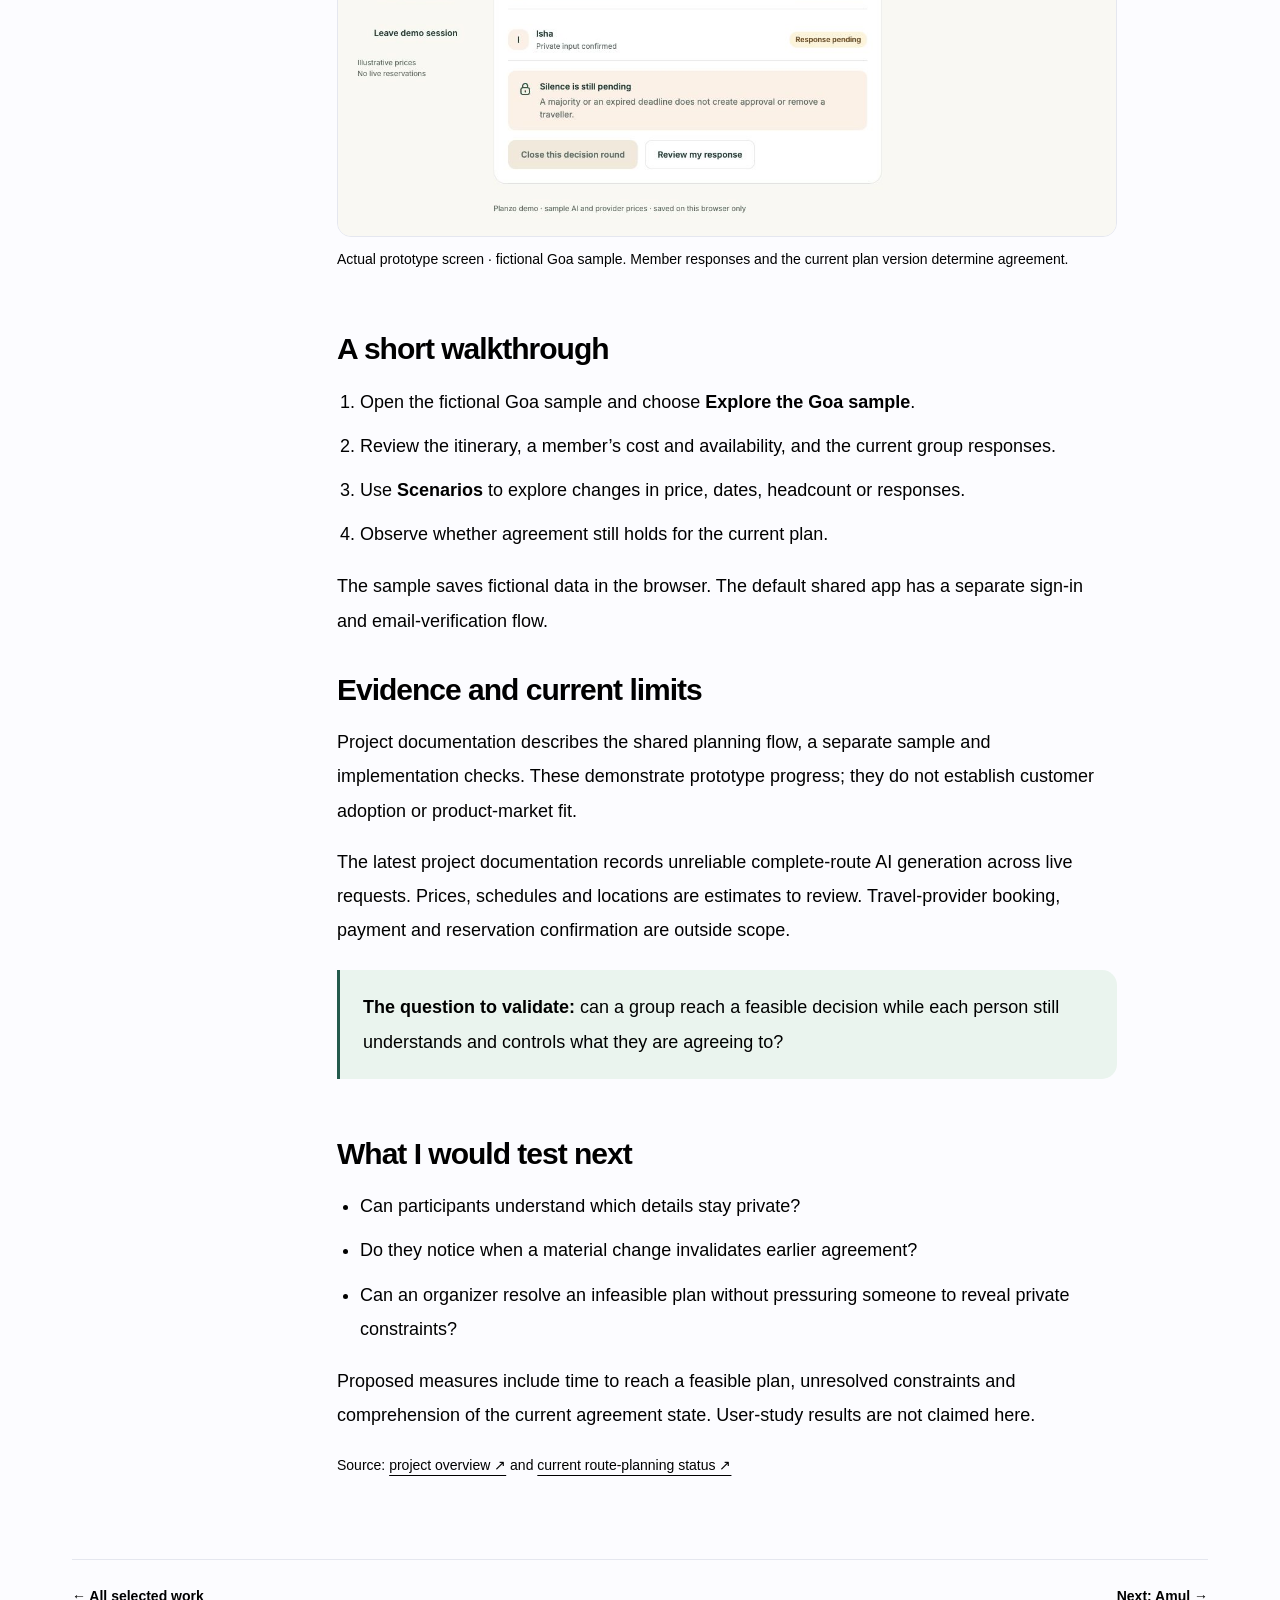
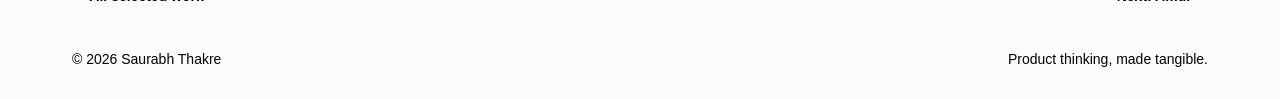
<file: planzo.html>
<!doctype html>
<html lang="en"><head><meta charset="utf-8"><meta name="viewport" content="width=device-width,initial-scale=1">
<title>Planzo | Saurabh Thakre</title><meta name="description" content="Collaborative travel planning with private preferences and explicit agreement on a shared plan."><meta name="robots" content="index,follow">
<meta name="theme-color" content="#365bf5"><link rel="icon" type="image/svg+xml" href="assets/favicon.svg"><link rel="stylesheet" href="studio.css"><link rel="canonical" href="https://saurabhthakre.github.io/planzo.html"><meta property="og:type" content="website"><meta property="og:locale" content="en_IN"><meta property="og:site_name" content="Saurabh Thakre | Product Portfolio"><meta property="og:title" content="Planzo | Saurabh Thakre"><meta property="og:description" content="Collaborative travel planning with private preferences and explicit agreement on a shared plan."><meta property="og:url" content="https://saurabhthakre.github.io/planzo.html"><meta name="twitter:card" content="summary_large_image"><meta property="og:image" content="https://saurabhthakre.github.io/assets/planzo-itinerary.jpg"><meta property="og:image:alt" content="Planzo fictional sample itinerary"></head>
<body class="case-planzo"><a class="skip" href="#main">Skip to content</a>
    <div class="nav-shell"><header class="topbar"><a class="identity" href="index.html"><span class="monogram" aria-hidden="true">st<span>.</span></span><span>Saurabh Thakre<small>Product portfolio</small></span></a>
    <nav class="nav" aria-label="Main navigation"><a href="index.html#work">Selected work</a><a href="index.html#prototypes">2026 lab</a><a href="index.html#about">Experience</a><a class="nav-contact" href="index.html#contact">Let’s talk <span aria-hidden="true">↗</span></a></nav></header></div><main id="main" class="wrap"><div class="case-hero"><a class="back" href="index.html#work">← Selected work</a><p class="eyebrow">Consumer product / 2026</p><h1>A group trip.<br>A plan everyone can agree to.</h1><p class="lead">Planzo explores collaborative travel planning around private preferences, shared itineraries and versioned group decisions.</p><dl class="case-facts"><div><dt>Focus</dt><dd>Privacy, feasibility and agreement workflows</dd></div><div><dt>Context</dt><dd>Personal portfolio project</dd></div><div><dt>Status</dt><dd>Live, evolving prototype</dd></div></dl><div class="actions"><a class="button" href="https://person-siren-40913121.figma.site/?demo=1">Explore the fictional sample ↗</a><a class="text-link" href="https://github.com/SaurabhThakre/Planzo">GitHub ↗</a></div></div><section class="carousel carousel-planzo" aria-roledescription="carousel" aria-label="Planzo project gallery" data-carousel data-reveal><div class="gallery-heading"><span class="eyebrow">INSIDE THE PROTOTYPE</span><span class="gallery-hint">3 screens · swipe to explore</span></div><div class="carousel-track" id="planzo-track" tabindex="0" aria-label="Gallery slides. Use left and right arrow keys to browse."><figure class="carousel-slide" role="group" aria-roledescription="slide" aria-label="1 of 3: Start a shared planning journey"><div class="slide-media"><img src="assets/planzo-landing.jpg" alt="Start a shared planning journey" loading="eager" draggable="false"></div><figcaption><b>Start a shared planning journey</b><span>Actual prototype landing page · create or join a trip</span></figcaption></figure><figure class="carousel-slide" role="group" aria-roledescription="slide" aria-label="2 of 3: Review the itinerary and estimates"><div class="slide-media"><img src="assets/planzo-itinerary.jpg" alt="Review the itinerary and estimates" loading="lazy" draggable="false"></div><figcaption><b>Review the itinerary and estimates</b><span>Fictional Goa sample · estimated costs and a proposed itinerary</span></figcaption></figure><figure class="carousel-slide" role="group" aria-roledescription="slide" aria-label="3 of 3: Make agreement explicit"><div class="slide-media"><img src="assets/planzo-decisions.jpg" alt="Make agreement explicit" loading="lazy" draggable="false"></div><figcaption><b>Make agreement explicit</b><span>Fictional Goa sample · member responses to the current plan</span></figcaption></figure></div><div class="carousel-controls" hidden><div class="carousel-dots"><button type="button" class="carousel-dot" data-slide="0" aria-label="Go to slide 1: Start a shared planning journey" aria-current="true" aria-controls="planzo-track"><span class="sr-only">1</span></button><button type="button" class="carousel-dot" data-slide="1" aria-label="Go to slide 2: Review the itinerary and estimates" aria-current="false" aria-controls="planzo-track"><span class="sr-only">2</span></button><button type="button" class="carousel-dot" data-slide="2" aria-label="Go to slide 3: Make agreement explicit" aria-current="false" aria-controls="planzo-track"><span class="sr-only">3</span></button></div><div class="carousel-navigation"><span class="slide-count" aria-hidden="true">01 / 03</span><button type="button" data-prev aria-label="Previous slide" aria-controls="planzo-track" disabled><span aria-hidden="true">←</span></button><button type="button" data-next aria-label="Next slide" aria-controls="planzo-track"><span aria-hidden="true">→</span></button></div><span class="sr-only" data-carousel-status aria-live="polite"></span></div></section><div class="case-body"><nav class="case-index" aria-label="Case study sections"><a href="#problem">The problem</a><a href="#focus">Product focus</a><a href="#decisions">Three decisions that shaped it</a><a href="#walkthrough">A short walkthrough</a><a href="#validation">Evidence and current limits</a><a href="#next">What I would test next</a></nav><div class="case-content"><section id="problem"><h2>The problem</h2><p>Group trips often stall because dates, budgets and preferences are spread across messages. A popular plan can still be unaffordable or impossible for someone. Asking people to share every private limit in a group chat creates another source of friction.</p><p>Planzo explores a different workflow: collect individual constraints privately, use them to inform a shared plan, then make agreement explicit.</p></section><section id="focus"><h2>Product focus</h2><p>The project connects trip setup, individual preferences, itinerary review, shared decisions and a final journey view. The portfolio focuses on privacy, feasibility and how the product represents agreement.</p><p>A separate fictional Goa sample lets visitors explore the decisions without creating an account. The shared experience supports accounts, invitations and saved trip workspaces.</p></section><section id="decisions"><h2>Three decisions that shaped it</h2><h3>1. Use private inputs to improve the shared decision.</h3><p>Availability, budget and preferences feed planning without exposing raw private briefs to the group. The interface needs to communicate feasibility while protecting the reasons behind an individual’s constraints.</p><h3>2. Attach agreement to a plan version.</h3><p>Members respond to a specific itinerary. Material changes require fresh responses, and silence remains pending. This gives a change in dates, price or headcount a clear consequence for the group’s decision.</p><h3>3. Keep human review in assisted planning.</h3><p>Generated itineraries and cost estimates need review. Booking guidance and self-reported booking status do not constitute a reservation. The product keeps planning, agreement and booking distinct.</p><figure><img src="assets/planzo-decisions.jpg" alt="Planzo fictional sample showing individual responses and group decision progress" loading="lazy"><figcaption>Actual prototype screen · fictional Goa sample. Member responses and the current plan version determine agreement.</figcaption></figure></section><section id="walkthrough"><h2>A short walkthrough</h2><ol><li>Open the fictional Goa sample and choose <strong>Explore the Goa sample</strong>.</li><li>Review the itinerary, a member’s cost and availability, and the current group responses.</li><li>Use <strong>Scenarios</strong> to explore changes in price, dates, headcount or responses.</li><li>Observe whether agreement still holds for the current plan.</li></ol><p>The sample saves fictional data in the browser. The default shared app has a separate sign-in and email-verification flow.</p></section><section id="validation"><h2>Evidence and current limits</h2><p>Project documentation describes the shared planning flow, a separate sample and implementation checks. These demonstrate prototype progress; they do not establish customer adoption or product-market fit.</p><p>The latest project documentation records unreliable complete-route AI generation across live requests. Prices, schedules and locations are estimates to review. Travel-provider booking, payment and reservation confirmation are outside scope.</p><div class="callout"><p><strong>The question to validate:</strong> can a group reach a feasible decision while each person still understands and controls what they are agreeing to?</p></div></section><section id="next"><h2>What I would test next</h2><ul><li>Can participants understand which details stay private?</li><li>Do they notice when a material change invalidates earlier agreement?</li><li>Can an organizer resolve an infeasible plan without pressuring someone to reveal private constraints?</li></ul><p>Proposed measures include time to reach a feasible plan, unresolved constraints and comprehension of the current agreement state. User-study results are not claimed here.</p><p class="source-link">Source: <a href="https://github.com/SaurabhThakre/Planzo/blob/main/README.md">project overview ↗</a> and <a href="https://github.com/SaurabhThakre/Planzo/blob/main/docs/ROUTE_PLANNING_HANDOFF.md">current route-planning status ↗</a></p></section></div></div><div class="case-next"><a class="text-link" href="index.html#work">← All selected work</a><a class="text-link" href="amul.html">Next: Amul →</a></div></main><footer class="wrap"><span>© 2026 Saurabh Thakre</span><span>Product thinking, made tangible.</span></footer><script src="app.js" defer></script></body></html>
</file>
<file: studio.css>
:root{--ink:#000;--muted:#000;--blue:#365bf5;--coral:#ff765e;--yellow:#ffe18c;--line:#e5e7ef;--accent:#365bf5;--soft:#eff2ff;--font:-apple-system,BlinkMacSystemFont,"Segoe UI",Arial,sans-serif}
*{box-sizing:border-box}html{scroll-padding-top:120px}body{margin:0;background:#fcfcff;color:var(--ink);font:16px/1.65 var(--font);-webkit-font-smoothing:antialiased}.case-planzo{--accent:#b54431;--soft:#fff0e9}.case-amul{--accent:#76500c;--soft:#fff7da}[hidden]{display:none!important}button{font:inherit;cursor:pointer}button:disabled{cursor:default}a{color:inherit;text-underline-offset:5px;text-decoration-thickness:1px}a:hover{color:var(--accent)}a:focus-visible,button:focus-visible,[tabindex]:focus-visible{outline:3px solid #7954d9;outline-offset:5px}h1,h2,h3,p,figure{margin:0}h1,h2,h3{line-height:1.08;font-weight:750}h1{font-size:70px;letter-spacing:-4px}h2{font-size:46px;letter-spacing:-2.2px}h3{font-size:30px;letter-spacing:-1px}p+p{margin-top:17px}img{display:block;width:100%;height:auto}ul,ol{padding-left:23px}li+li{margin-top:10px}::selection{background:#d5ddff}.wrap{max-width:1208px;margin:auto;padding-inline:36px}.skip{position:fixed;top:-70px;left:20px;z-index:99;background:white;padding:12px;border-radius:10px}.skip:focus{top:10px}.sr-only{position:absolute;width:1px;height:1px;margin:-1px;overflow:hidden;clip:rect(0,0,0,0);white-space:nowrap}
.draft-note{display:flex;justify-content:center;align-items:center;gap:10px;padding:9px;background:#f0f2fd;color:#000;font-size:14px;letter-spacing:1.6px;font-weight:650}.preview-dot{width:5px;height:5px;border-radius:50%;background:var(--blue)}.nav-shell{position:sticky;top:14px;z-index:20;max-width:1208px;margin:18px auto 0;padding-inline:36px}.topbar{display:flex;justify-content:space-between;align-items:center;gap:20px;padding:13px 20px 13px 13px;border:1px solid #e4e7f0;background:#ffffffeb;backdrop-filter:blur(18px);-webkit-backdrop-filter:blur(18px);box-shadow:0 6px 30px #14203b06;border-radius:22px}.identity{display:flex;align-items:center;gap:11px;text-decoration:none;font-size:14px;font-weight:750;line-height:1.3}.identity small{display:block;font-size:14px;font-weight:450;color:#000;margin-top:3px;letter-spacing:.2px}.identity:hover{color:var(--ink)}.monogram{display:flex;justify-content:center;align-items:baseline;width:44px;height:44px;padding-top:6px;background:var(--blue);border-radius:13px;color:white;font-size:24px;letter-spacing:-1.8px}.monogram span{color:var(--yellow)}.nav{display:flex;align-items:center;gap:27px;font-size:14px;font-weight:550}.nav a{text-decoration:none}.nav-contact{display:flex;gap:19px;background:#f6f7fc;border:1px solid #e5e7ef;border-radius:12px;padding:10px 15px}.nav-contact:hover{background:#edf0ff}.eyebrow{font-size:14px;font-weight:700;letter-spacing:1.7px;text-transform:uppercase;color:var(--accent)}
.hero{display:grid;grid-template-columns:1.14fr 1fr;gap:37px;align-items:center;padding:65px 0 55px;min-height:575px}.hero .eyebrow{font-size:14px;letter-spacing:1.5px;color:#000}.status-dot{display:inline-block;vertical-align:middle;width:6px;height:6px;border-radius:50%;background:#38a878;margin-right:7px}.hello{font-size:17px;font-weight:550;margin:26px 0 12px!important}.hello span{font-size:23px;color:var(--coral);vertical-align:middle;margin-left:5px}.hero h1{position:relative;z-index:2;font-size:clamp(42px,5.4vw,73px);line-height:1.05;letter-spacing:-4.1px}.hero h1 em{font-style:normal;color:var(--blue);position:relative;white-space:nowrap}.hero h1 em:after{content:"";position:absolute;left:0;right:0;bottom:0;height:9px;border-radius:50%;background:#ffe18caa;z-index:-1;transform:rotate(-2deg)}.hero-description{font-size:15px;line-height:1.85;color:var(--muted);max-width:470px;margin-top:24px!important}.actions{display:flex;align-items:center;flex-wrap:wrap;gap:20px;margin-top:28px}.button{display:inline-flex;align-items:center;justify-content:center;gap:24px;background:var(--blue);border:1px solid var(--blue);color:white;text-decoration:none;font-size:14px;font-weight:650;padding:13px 20px;border-radius:13px;box-shadow:0 5px 14px #365bf51a;transition:transform .25s,background .25s,box-shadow .25s}.button:hover{color:white;background:#2644ce;transform:translateY(-2px);box-shadow:0 8px 20px #365bf52e}.button span,.card-link span,.lab-link span{display:inline-block;transition:transform .25s}.button:hover span,.card-link:hover span,.lab-link:hover span{transform:translate(2px,-2px)}.text-link{display:inline-flex;gap:8px;align-items:center;font-size:14px;font-weight:550;text-decoration:none}.hero-bottom{font-size:14px;color:#000;margin-top:31px;display:flex;gap:9px;align-items:center}.mini-marker{font-size:18px;color:var(--blue)}
.hero-stage{height:420px;position:relative;min-width:0;border-radius:35px;isolation:isolate;background:radial-gradient(ellipse at 25% 20%,#ffedce,transparent 55%),radial-gradient(ellipse at 85% 80%,#e2cbff,transparent 60%),#edf0ff}.hero-stage:before{content:"";position:absolute;inset:0;background-image:radial-gradient(#6677ba30 1px,transparent 1px);background-size:19px 19px;border-radius:35px;mask-image:linear-gradient(120deg,#000,transparent 90%);z-index:-1}.orb{position:absolute;z-index:-1;border-radius:50%}.orb-one{width:150px;height:150px;right:19px;top:25px;background:linear-gradient(120deg,#ffe18c,#ffbc87);opacity:.85}.orb-two{width:120px;height:120px;left:20px;bottom:30px;background:#b9c9ff}.stage-spark{position:absolute;right:21px;bottom:105px;color:var(--coral);font-size:75px;line-height:1;transform:rotate(12deg)}.stage-label{position:absolute;top:24px;left:27px;font-size:14px;font-weight:650;letter-spacing:1.7px;color:#000}.product-window{background:white;border:1px solid #ffffffbf;border-radius:12px;overflow:hidden;box-shadow:0 18px 35px #293a681e;min-width:0}.windowbar{display:flex;align-items:center;gap:4px;padding:8px 11px;background:white;border-bottom:1px solid #edf0f7;line-height:1}.windowbar i{width:4px;height:4px;border-radius:50%;background:#d4d9e5}.windowbar i:first-child{background:#f6c1b6}.windowbar i:nth-child(2){background:#f6dc99}.windowbar i:nth-child(3){background:#bcdcc6}.windowbar span{font-size:14px;color:#000;margin-left:auto;letter-spacing:.6px}.hero-agent{position:absolute;left:25px;right:30px;top:75px;transform:rotate(-5deg)}.hero-agent img{aspect-ratio:1.8;object-fit:cover;object-position:top}.hero-planzo{position:absolute;width:63%;right:-12px;bottom:45px;transform:rotate(6deg)}.hero-planzo img{aspect-ratio:1.6;object-fit:cover;object-position:top}.floating-tag{position:absolute;display:flex;align-items:center;gap:12px;box-shadow:0 8px 20px #24346d17;line-height:1.2;font-size:14px;font-weight:650;padding:11px 15px;border-radius:10px}.tag-ai{color:white;left:-12px;top:-18px;background:var(--blue);transform:rotate(3deg)}.tag-ai span{color:var(--yellow);font-size:18px}.tag-planzo{right:10px;bottom:-16px;background:#ff9176;color:#3b2330;transform:rotate(-3deg)}.stage-footnote{position:absolute;bottom:19px;left:26px;display:flex;align-items:center;gap:9px;font-size:14px;color:#000}.stack-dots{display:flex}.stack-dots i{width:11px;height:11px;border:2px solid #eaeaff;border-radius:50%;background:#9baeff;margin-left:-3px}.stack-dots i:nth-child(2){background:#ffad95}.stack-dots i:nth-child(3){background:#ffd76d}
.context{display:grid;grid-template-columns:.75fr 1fr 1fr 1.5fr;gap:25px;align-items:center;padding:25px 0;border-block:1px solid var(--line)}.context-label{font-size:14px;color:#000;letter-spacing:1.5px;font-weight:600}.context b{display:block;font-size:14px;font-weight:650;letter-spacing:-.2px}.context small{display:block;font-size:14px;color:#000;margin-top:4px}section{padding:72px 0}.section-head{display:flex;justify-content:space-between;align-items:end;gap:30px;margin-bottom:34px}.section-head h2{margin-top:15px}.section-head>p{max-width:300px;color:var(--muted);font-size:14px;line-height:1.8}.muted-heading{color:#000}.accent-dot{color:var(--coral)}.project-grid{display:grid;grid-template-columns:repeat(2,minmax(0,1fr));gap:24px}.project-card{border-radius:28px;overflow:hidden;display:flex;flex-direction:column;min-width:0;transition:transform .3s,box-shadow .3s}.card-agent{grid-column:1/-1;display:grid;grid-template-columns:.96fr 1.08fr;background:var(--blue);color:white;min-height:430px}.card-planzo{background:#ffe2d9}.card-amul{background:#fff0b8}.project-copy{padding:30px 33px 25px;position:relative}.card-agent .project-copy{padding:34px 35px 30px}.project-topline{display:flex;align-items:center;justify-content:space-between;gap:12px;margin-bottom:25px}.category{font-size:14px;font-weight:700;letter-spacing:1.25px;border:1px solid #172b4b2e;padding:6px 9px;border-radius:7px}.project-number{font-size:14px;opacity:.65}.card-agent .category{border-color:#d2deff59;background:#ffffff0c}.project-copy h3{font-size:36px;line-height:1.1;letter-spacing:-1.7px;max-width:440px}.project-copy>p{font-size:14px;line-height:1.8;margin-top:15px;max-width:410px;color:#000}.card-agent .project-copy>p{color:#e4eaff}.decision{margin-top:20px;padding:14px 0;border-top:1px solid #18243e20}.decision>span{font-size:14px;letter-spacing:1.3px;font-weight:700;opacity:.7}.decision p{font-size:14px;line-height:1.75;max-width:390px;margin-top:5px;color:#000}.card-agent .decision{border-color:#c9d6ff4d}.card-agent .decision p{color:#e9eeff}.project-tags{display:flex;gap:7px;flex-wrap:wrap;margin-top:9px}.project-tags span{font-size:14px;background:#ffffff19;padding:4px 8px;border-radius:6px;color:#edf0ff}.project-links{display:flex;align-items:center;flex-wrap:wrap;gap:15px 23px;margin-top:24px}.card-link{display:inline-flex;gap:22px;align-items:center;text-decoration:none;font-size:14px;font-weight:700}.artifact-link{font-size:14px;text-decoration:none;opacity:.8}.card-agent a:hover{color:var(--yellow)}.project-copy .project-disclosure{font-size:14px;opacity:.7;margin-top:17px;line-height:1.5}.project-art{position:relative;min-width:0;overflow:hidden}.agent-art{display:flex;align-items:center;padding:55px 25px 55px 8px;background:radial-gradient(circle at 80% 35%,#b5c4ff55,transparent 70%)}.agent-art .product-window{transform:rotate(-4deg);border:4px solid #ffffff52;box-shadow:0 22px 30px #1832a955}.agent-art img{aspect-ratio:1.58;object-fit:cover;object-position:top}.art-sticker{position:absolute;bottom:30px;right:27px;width:103px;height:103px;background:var(--yellow);color:#243360;border-radius:19px;font-size:14px;font-weight:700;line-height:1.3;padding:16px;transform:rotate(7deg);box-shadow:0 8px 22px #1936b736}.art-sticker>span{display:block;font-size:22px;margin-bottom:4px}.art-caption{position:absolute;bottom:14px;left:20px;font-size:14px;letter-spacing:1.2px;opacity:.6}.agent-art .art-caption{color:white;left:10px}.planzo-art{height:260px;padding:38px 38px 0;background:radial-gradient(ellipse at 75% 0,#ffba9b,transparent 65%),#ffd4c6}.planzo-art .product-window{transform:rotate(-3deg);box-shadow:0 15px 30px #9e62532e}.planzo-art img{aspect-ratio:1.9;object-fit:cover;object-position:top}.planzo-art .art-caption{top:14px;bottom:auto;left:35px;color:#6f4b4a}.travel-sticker{position:absolute;right:21px;bottom:13px;background:#fff5d0;color:#593a3e;font-size:19px;font-weight:700;letter-spacing:-.8px;line-height:1.1;padding:15px;border-radius:50%;width:100px;height:100px;display:flex;align-items:center;justify-content:center;transform:rotate(9deg);box-shadow:0 6px 16px #71332914}.amul-art{height:260px;padding:24px 30px 30px;background:radial-gradient(ellipse at 80% 0,#ffcf6a80,transparent 70%),#ffe8a0}.truck-visual{height:100%;position:relative;padding:12px;border-radius:20px;background:#fff6dc80}.route-label{display:flex;align-items:center;gap:6px;letter-spacing:1.3px;font-size:14px;color:#85662f;font-weight:650}.tiny-dot{width:5px;height:5px;background:var(--coral);border-radius:50%}.truck-visual svg{display:block;width:100%;height:153px;margin-top:4px}.route-steps{display:flex;justify-content:center;align-items:center;gap:14px;font-size:14px;color:#776231;margin-top:-10px}.route-steps b{font-size:14px;color:#b3965b}
.lab{padding-top:35px}.lab-toolbar{display:flex;justify-content:space-between;align-items:center;margin-bottom:22px;min-height:41px}.filters{display:flex;gap:5px;padding:4px;background:#f0f2f8;border-radius:12px}.filters button{border:0;border-radius:9px;background:transparent;font-size:14px;color:#000;padding:8px 13px;transition:background .2s,color .2s}.filters button[aria-pressed=true]{background:white;color:var(--ink);box-shadow:0 2px 7px #14203b09}.lab-count{font-size:14px;color:#000}.lab-grid{display:grid;grid-template-columns:repeat(4,minmax(0,1fr));gap:16px}.lab-item{display:flex;flex-direction:column;background:#f6f4ff;padding:22px;border-radius:20px;border:1px solid #e9e6fa;min-width:0;transition:transform .25s,box-shadow .25s}.lab-blue{background:#f0f5ff;border-color:#e2eafa}.lab-mint{background:#eef9f5;border-color:#dceee6}.lab-peach{background:#fff3ec;border-color:#f4e5dc}.lab-icon{display:flex;justify-content:center;align-items:center;width:44px;height:44px;border-radius:12px;background:#e6dfff;color:#7354ce;font-size:16px;font-weight:700;letter-spacing:-1px;margin-bottom:23px}.lab-blue .lab-icon{background:#dce8ff;color:#426ee3;font-size:14px}.lab-mint .lab-icon{background:#d5eee2;color:#338666;font-size:22px}.lab-peach .lab-icon{background:#ffe1d0;color:#be6b45;font-size:22px}.lab-item .eyebrow{font-size:14px;letter-spacing:1px;color:#000;line-height:1.7;margin-bottom:11px}.lab-item h3{font-size:18px;font-weight:650;letter-spacing:-.5px;line-height:1.25;min-height:46px}.lab-item p:not(.eyebrow){font-size:14px;color:#000;line-height:1.9;margin-top:14px;margin-bottom:20px}.lab-link{font-size:14px;font-weight:600;text-decoration:none;display:flex;justify-content:space-between;gap:10px;align-items:center;margin-top:auto}
.about{display:grid;grid-template-columns:.84fr 1.16fr;gap:65px}.about-intro{background:#f0edff;border-radius:25px;padding:32px;position:relative;overflow:hidden;display:flex;flex-direction:column;align-items:start}.about-intro h2{font-size:39px;letter-spacing:-1.8px;line-height:1.12;margin-top:18px;position:relative;z-index:1}.about-intro>p:last-child{font-size:14px;line-height:1.9;color:#000;margin-top:auto;padding-top:30px;position:relative;z-index:1}.about-mark{font-size:230px;line-height:1;color:#dbd4ff;position:absolute;right:-40px;bottom:20px;transform:rotate(12deg)}.about-copy{padding:10px 0}.about-copy>p{color:var(--muted);font-size:14px;line-height:1.9}.timeline{margin-top:25px}.timeline-row{display:grid;grid-template-columns:110px 1fr;gap:15px;padding:18px 0;border-top:1px solid var(--line)}.timeline-row time{font-size:14px;color:#000;padding-top:3px}.timeline-row b{font-size:14px;font-weight:650}.timeline-row p{font-size:14px;color:#000;margin-top:4px}.recognition{display:flex;gap:12px;align-items:start;font-size:14px;line-height:1.8;color:#000;background:#f5f6fb;padding:15px 18px;border-radius:13px}.recognition>span{color:var(--blue);font-size:23px;line-height:1.1}.recognition b{display:block;font-size:14px;color:#000;margin-bottom:5px}.contact{background:var(--blue);color:white;border-radius:30px;padding:42px 45px;position:relative;overflow:hidden;margin:12px 0 38px}.contact .eyebrow{color:#c6d3ff;font-size:14px}.contact h2{font-size:43px;line-height:1.1;letter-spacing:-1.7px;margin-top:18px;max-width:780px;position:relative}.contact p:not(.eyebrow){font-size:14px;color:#d3ddff;line-height:1.85;max-width:560px;margin-top:18px;position:relative}.contact .actions{position:relative;gap:30px}.button-light{background:white;color:var(--blue);border-color:white;box-shadow:none}.button-light:hover{color:var(--blue);background:#f0f3ff}.contact-link{color:white;font-size:14px;text-decoration:none}.contact-link:hover{color:var(--yellow)}.contact-decoration{position:absolute;right:10px;top:-20px;font-size:300px;font-weight:700;line-height:1;color:#6a88ff;opacity:.4;transform:rotate(-5deg);user-select:none}footer.wrap{display:flex;justify-content:space-between;font-size:14px;color:#000;padding-block:0 28px}
.case-hero{padding:47px 0 35px;max-width:980px}.back{display:inline-flex;font-size:14px;margin-bottom:26px;text-decoration:none;color:#000}.case-hero .eyebrow{margin-bottom:20px}.case-hero h1{font-size:clamp(43px,5.4vw,68px);letter-spacing:-3.4px;line-height:1.06}.case-hero .lead{color:var(--muted);font-size:18px;line-height:1.65;max-width:800px;margin-top:25px}.case-facts{display:grid;grid-template-columns:repeat(3,minmax(0,1fr));gap:28px;margin:28px 0 0;padding:23px 0;border-block:1px solid var(--line);font-size:14px}.case-facts dt{font-size:14px;text-transform:uppercase;letter-spacing:1.5px;color:#000;font-weight:650;margin-bottom:8px}.case-facts dd{margin:0}.case-hero .actions{margin-top:24px}.case-hero .button{background:var(--accent);border-color:var(--accent)}
.carousel{padding:24px;background:#edf0ff;border:1px solid #e0e6ff;border-radius:25px;overflow:hidden;margin:0 0 25px;min-width:0}.carousel-planzo{background:#ffe8e0;border-color:#ffdbcd}.carousel-amul{background:#fff0bf;border-color:#f6e2a5}.gallery-heading{display:flex;justify-content:space-between;align-items:center;gap:15px;padding:0 2px 16px}.gallery-heading .eyebrow{font-size:14px;letter-spacing:1.5px}.gallery-hint{font-size:14px;color:#000}.carousel-track{display:grid;grid-auto-flow:column;grid-auto-columns:100%;overflow-x:auto;overscroll-behavior-x:contain;scroll-snap-type:x mandatory;scrollbar-width:thin;scrollbar-color:#b0bce8 transparent;border-radius:14px;isolation:isolate}.carousel-slide{scroll-snap-align:start;min-width:0;padding:0;margin:0;position:relative;background:white;border:1px solid #e4e8f1;border-radius:14px;overflow:hidden;align-self:start}.slide-media{height:530px;display:flex;justify-content:center;align-items:center;background:white;overflow:hidden}.slide-media>img{height:100%;width:100%;object-fit:contain;object-position:center}.carousel-slide figcaption{display:flex;justify-content:space-between;align-items:start;gap:25px;padding:16px 20px;border-top:1px solid #edf0f7;background:white;min-height:63px;line-height:1.6}.carousel-slide figcaption b{font-size:14px;font-weight:650;color:var(--ink)}.carousel-slide figcaption span{font-size:14px;color:#000;text-align:right;max-width:430px}.carousel-controls{display:flex;justify-content:space-between;align-items:center;gap:15px;padding:18px 0 0}.carousel-dots{display:flex;gap:8px;align-items:center}.carousel-dot{width:25px;height:30px;padding:0;border:0;background:none;display:flex;align-items:center;justify-content:center}.carousel-dot:before{content:"";display:block;width:7px;height:7px;border-radius:50%;background:#c2c8dc;transition:width .2s,background .2s}.carousel-dot[aria-current=true]:before{width:23px;border-radius:5px;background:var(--accent)}.carousel-navigation{display:flex;align-items:center;gap:9px}.slide-count{font-size:14px;letter-spacing:1px;color:#000;margin-right:12px;font-variant-numeric:tabular-nums}.carousel-navigation button{width:37px;height:37px;border:1px solid #d4dcf2;background:white;border-radius:50%;display:flex;align-items:center;justify-content:center;font-size:17px;color:#334e9e;transition:background .2s,transform .2s}.carousel-navigation button:hover:enabled{background:var(--accent);color:white;border-color:var(--accent);transform:translateY(-1px)}.carousel-navigation button:disabled{opacity:.4}
.case-body{display:grid;grid-template-columns:210px minmax(0,1fr);gap:55px;padding:35px 0 45px;align-items:start}.case-index{position:sticky;top:125px;display:flex;flex-direction:column;font-size:14px}.case-index a{text-decoration:none;color:#000;padding:9px 0;border-bottom:1px solid #eceef5}.case-index a:hover{color:var(--accent)}.case-content{max-width:780px}.case-content section{padding:0 0 35px;scroll-margin-top:115px}.case-content h2{font-size:30px;letter-spacing:-1px;line-height:1.15;margin-bottom:18px}.case-content h3{font-size:16px;letter-spacing:-.3px;line-height:1.5;margin:24px 0 8px;font-weight:650}.case-content p,.case-content li{font-size:14px;color:var(--muted);line-height:1.9}.case-content strong{color:var(--ink)}.callout{background:var(--soft);border-left:3px solid var(--accent);border-radius:0 15px 15px 0;padding:20px 23px;margin:23px 0}.case-content figure{margin:25px 0}.case-content figure img{border:1px solid var(--line);border-radius:14px}.case-content figcaption{font-size:14px;color:#8d94a5;margin-top:10px;line-height:1.8}.case-content table{border-collapse:collapse;width:100%;font-size:14px;margin:23px 0}.case-content th,.case-content td{text-align:left;vertical-align:top;border-bottom:1px solid var(--line);padding:13px 9px}.case-content th{background:var(--soft)}.case-content td{color:var(--muted)}.source-link{font-size:14px!important;margin-top:20px}.case-next{display:flex;justify-content:space-between;gap:20px;border-top:1px solid var(--line);padding:25px 0 40px;font-size:14px}.evidence{display:grid;grid-template-columns:repeat(3,minmax(0,1fr));gap:15px;margin:25px 0}.evidence div{padding:15px;background:var(--soft);border-radius:14px}.evidence b{display:block;color:var(--accent);font-size:34px;letter-spacing:-1.5px;line-height:1.2}.evidence small{font-size:14px;line-height:1.6;color:#858475;display:block;margin-top:6px}
.storyboard{width:100%;height:100%;padding:55px 60px;background:#fff9e6;display:flex;flex-direction:column;justify-content:center;position:relative}.storyboard h3{font-size:43px;letter-spacing:-2px;line-height:1.12;margin-top:22px;max-width:650px}.discovery-stats{display:grid;grid-template-columns:repeat(3,minmax(0,1fr));gap:25px;margin-top:35px}.discovery-stats b{display:block;font-size:46px;color:#4d61c4;letter-spacing:-2px}.discovery-stats span{font-size:14px;color:#91856a}.storyboard>p:last-child{font-size:14px;color:#a0957e;margin-top:28px}.target-board{background:radial-gradient(ellipse at 95% 20%,#ffe3a7,transparent 60%),#fff9e7}.target-grid{display:grid;grid-template-columns:1fr 1fr;gap:25px;margin-top:25px}.target-grid b{display:block;font-size:64px;line-height:1.3;color:var(--blue);letter-spacing:-3px}.target-grid span{font-size:14px;color:#81765e}.target-board .target-note{background:#f3e6c7;padding:10px 15px;border-radius:10px;color:#806f49;font-size:14px}.workflow{height:100%;width:100%;background:#fffcf3;padding:32px 60px;display:flex;flex-direction:column;justify-content:center}.workflow .eyebrow{font-size:14px;color:#a08042}.workflow-title{font-size:32px;font-weight:650;line-height:1.15;letter-spacing:-1px;margin:15px 0 20px}.workflow-row{display:grid;grid-template-columns:28px 1fr;gap:13px;padding:10px 0;border-top:1px solid #eee5ce;font-size:14px;font-weight:550}.workflow-row b{font-size:14px;color:#b59a62;padding-top:2px}.workflow-row small{display:block;font-size:14px;color:#948971;font-weight:400;margin-top:2px}.workflow-note{padding:10px 14px;background:#fff0bc;border-radius:9px;font-size:14px;color:#8a6c25;margin-top:14px}
@media(hover:hover) and (prefers-reduced-motion:no-preference){.project-card:hover{transform:translateY(-4px);box-shadow:0 15px 35px #29386212}.lab-item:hover{transform:translateY(-4px);box-shadow:0 12px 22px #2938620b}}
@media(prefers-reduced-motion:no-preference){.hero-copy{animation:enter .7s both}.hero-stage{animation:enter .85s .1s both}.hero-planzo{animation:float 7s 1s ease-in-out infinite}.reveal-ready [data-reveal]{opacity:0;transform:translateY(17px);transition:opacity .6s,transform .6s}.reveal-ready [data-reveal].is-visible{opacity:1;transform:translateY(0)}.reveal-ready .lab-item:nth-child(2){transition-delay:.05s}.reveal-ready .lab-item:nth-child(3){transition-delay:.1s}.reveal-ready .lab-item:nth-child(4){transition-delay:.15s}@keyframes enter{from{opacity:0;transform:translateY(15px)}to{opacity:1;transform:translateY(0)}}@keyframes float{0%,100%{transform:rotate(6deg) translateY(0)}50%{transform:rotate(5deg) translateY(-5px)}}}
@media(max-width:1000px){.wrap,.nav-shell{padding-inline:28px}.hero{gap:25px;min-height:540px}.hero h1{font-size:clamp(42px,5.6vw,66px);letter-spacing:-3.5px}.hero-stage{height:370px}.hero-agent{top:78px;left:15px;right:18px}.hero-planzo{width:67%;bottom:50px}.stage-label{font-size:14px;left:18px;letter-spacing:1px}.hero-description{font-size:14px}.hero-bottom{font-size:14px}.hero .actions{gap:15px}.hero .text-link{font-size:14px}.button{padding:12px 16px}.card-agent .project-copy{padding:28px}.project-copy{padding:26px}.project-copy h3{font-size:30px}.agent-art{padding-right:18px}.lab-grid{grid-template-columns:repeat(2,minmax(0,1fr))}.lab-item h3{min-height:0}.lab-item .eyebrow{font-size:14px}.lab-item p:not(.eyebrow){font-size:14px}.lab-link{font-size:14px}.about{gap:35px}.about-intro{padding:28px}.about-intro h2{font-size:34px}.context{gap:17px;grid-template-columns:.7fr 1fr 1fr 1.4fr}.context b{font-size:14px}.context small{font-size:14px}.case-body{gap:32px;grid-template-columns:170px minmax(0,1fr)}.slide-media{height:440px}.storyboard{padding:35px}.storyboard h3{font-size:34px}.workflow{padding:30px 45px}}
@media(max-width:760px){.hero{gap:20px;padding-top:47px;min-height:490px}.hero h1{font-size:43px;letter-spacing:-2.7px}.hero .eyebrow{font-size:14px;letter-spacing:1px}.hello{font-size:15px;margin-top:19px!important}.hero-description{font-size:14px}.hero-stage{height:330px}.hero-planzo{bottom:55px;right:-5px}.hero-agent{top:75px}.hero-bottom{display:none}.nav{gap:17px;font-size:14px}.context{grid-template-columns:1fr 1fr 1fr}.context-label{display:none}.context small{max-width:140px}.section-head h2{font-size:39px}.section-head>p{max-width:225px;font-size:14px}.project-grid{gap:18px}.card-agent .project-copy{padding:25px}.project-copy>p{font-size:14px}.project-copy h3{font-size:28px}.project-copy{padding:23px}.art-sticker{width:85px;height:85px;right:15px;font-size:14px;padding:13px;bottom:36px}.planzo-art{height:205px;padding:35px 20px 0}.planzo-art .art-caption{left:20px;font-size:14px}.travel-sticker{width:75px;height:75px;font-size:15px;right:11px}.amul-art{height:205px;padding:16px 20px 30px}.truck-visual{padding:8px}.truck-visual svg{height:119px}.route-label{font-size:14px}.route-steps{font-size:14px;gap:7px}.project-links{gap:12px}.card-link{font-size:14px;gap:12px}.artifact-link{font-size:14px}.category{font-size:14px;letter-spacing:.8px}.about{gap:25px}.about-intro h2{font-size:29px}.about-copy>p{font-size:14px}.timeline-row{grid-template-columns:85px 1fr;gap:10px}.timeline-row time{font-size:14px}.timeline-row b{font-size:14px}.timeline-row p{font-size:14px}.recognition{padding:12px;font-size:14px}.contact{padding:35px}.contact h2{font-size:36px}.case-body{grid-template-columns:1fr;gap:25px}.case-index{position:static;flex-direction:row;flex-wrap:wrap;gap:0 20px;padding-bottom:10px}.case-index a{font-size:14px}.slide-media{height:380px}.carousel-slide figcaption{display:block;min-height:84px}.carousel-slide figcaption span{display:block;text-align:left;margin-top:4px;max-width:none}.case-hero h1{font-size:49px;letter-spacing:-2.5px}.case-hero .lead{font-size:16px}}
@media(max-width:600px){.wrap{padding-inline:20px}.draft-note{font-size:14px;letter-spacing:1px;padding:7px 8px}.nav-shell{top:8px;margin-top:10px;padding-inline:12px}.topbar{padding:10px 12px;border-radius:18px;gap:14px;flex-wrap:wrap}.monogram{width:34px;height:34px;border-radius:10px;font-size:20px;padding-top:3px}.identity{font-size:14px;gap:8px}.identity small{font-size:14px;margin-top:2px}.nav{width:100%;gap:10px;justify-content:space-between;font-size:14px;padding:4px 2px 0;border-top:1px solid #edf0f7}.nav .nav-contact{border:0;background:transparent;padding:6px 0;gap:6px;color:var(--blue)}html{scroll-padding-top:145px}.hero{display:flex;flex-direction:column;align-items:stretch;gap:32px;min-height:0;padding:35px 0 30px}.hero h1{font-size:clamp(38px,10.5vw,61px);line-height:1.06;letter-spacing:-2.7px}.hero .eyebrow{font-size:14px;letter-spacing:1.1px}.hello{font-size:15px;margin:19px 0 10px!important}.hello span{font-size:20px}.hero-description{font-size:14px;margin-top:20px!important;line-height:1.8;max-width:380px}.hero-description br{display:none}.hero .actions{margin-top:22px;gap:15px}.hero .text-link{font-size:14px}.hero .button{font-size:14px;padding:12px 14px;gap:15px;border-radius:11px}.hero-stage{height:320px;margin-right:6px;border-radius:25px}.hero-stage:before{border-radius:25px}.stage-label{top:20px;left:22px;font-size:14px;letter-spacing:1.3px}.hero-agent{left:20px;right:25px;top:65px}.hero-planzo{width:61%;bottom:38px;right:-7px}.stage-footnote{font-size:14px;bottom:14px;left:21px}.floating-tag{font-size:14px;padding:9px 11px;gap:7px;border-radius:8px}.tag-ai{top:-14px;left:-9px}.tag-ai span{font-size:14px}.tag-planzo{bottom:-12px}.orb-one{width:130px;height:130px}.orb-two{width:100px;height:100px}.stage-spark{font-size:65px;bottom:80px;right:12px}.context{padding:20px 0;gap:13px;grid-template-columns:1fr 1fr}.context>span:last-child{grid-column:1/-1;padding-top:10px;border-top:1px solid var(--line)}.context b{font-size:14px}.context small{font-size:14px;max-width:none}.context>span:last-child b,.context>span:last-child small{display:inline}.context>span:last-child small{margin-left:8px}section{padding:47px 0}.section-head{display:block;margin-bottom:24px}.section-head h2{font-size:34px;letter-spacing:-1.6px;margin-top:12px}.section-head>p{max-width:340px;font-size:14px;margin-top:17px}.eyebrow{font-size:14px;letter-spacing:1.4px}.project-grid{grid-template-columns:1fr;gap:20px}.project-card{border-radius:23px}.card-agent{display:flex;grid-column:auto}.card-agent .project-copy{order:2;padding:25px}.agent-art{height:262px;padding:30px 26px 25px;display:block;overflow:hidden}.agent-art .product-window{transform:rotate(-3deg);max-width:390px;margin:auto;border-width:3px}.agent-art img{aspect-ratio:1.7}.art-sticker{width:79px;height:79px;bottom:20px;right:20px;padding:12px;font-size:14px;line-height:1.2;border-radius:14px}.art-sticker>span{font-size:17px}.agent-art .art-caption{font-size:14px;bottom:5px;left:25px}.project-copy{padding:25px}.project-topline{margin-bottom:19px}.category{font-size:14px;letter-spacing:1px}.project-number{font-size:14px}.project-copy h3{font-size:31px;letter-spacing:-1.4px}.project-copy>p{font-size:14px;margin-top:13px}.decision{margin-top:18px;padding-top:13px}.decision>span{font-size:14px;letter-spacing:1px}.decision p{font-size:14px}.project-links{gap:20px;margin-top:18px}.card-link{font-size:14px;gap:20px}.artifact-link{font-size:14px}.project-copy .project-disclosure{font-size:14px;margin-top:18px}.project-tags span{font-size:14px}.planzo-art{height:235px;padding:35px 30px 0}.planzo-art .art-caption{left:30px;font-size:14px}.travel-sticker{height:85px;width:85px;font-size:17px;right:19px;bottom:16px}.amul-art{height:235px;padding:23px 25px 30px}.truck-visual{padding:9px}.truck-visual svg{height:140px}.route-label{font-size:14px}.route-steps{font-size:14px;gap:13px}.lab{padding-top:8px}.lab-toolbar{gap:12px;margin-bottom:20px}.filters{gap:0;padding:3px}.filters button{font-size:14px;padding:8px 10px}.lab-count{font-size:14px}.lab-grid{gap:12px;grid-template-columns:1fr 1fr}.lab-item{padding:16px;border-radius:17px}.lab-icon{width:36px;height:36px;border-radius:10px;font-size:14px;margin-bottom:17px}.lab-item .eyebrow{font-size:14px;letter-spacing:.6px;min-height:30px;margin-bottom:7px}.lab-item h3{font-size:16px;letter-spacing:-.4px;line-height:1.2}.lab-item p:not(.eyebrow){font-size:14px;line-height:1.8;margin-top:12px}.lab-link{font-size:14px;gap:8px;align-items:start}.about{grid-template-columns:1fr;gap:24px;padding-top:18px}.about-intro{padding:28px;border-radius:23px;min-height:275px}.about-intro h2{font-size:36px;letter-spacing:-1.6px;margin-top:15px}.about-intro>p:last-child{font-size:14px;padding-top:25px}.about-mark{font-size:210px;right:-20px;bottom:-15px}.about-copy{padding:0}.about-copy>p{font-size:14px}.timeline-row{grid-template-columns:92px 1fr;padding:17px 0}.timeline-row time{font-size:14px}.timeline-row b{font-size:14px}.timeline-row p{font-size:14px}.recognition{font-size:14px;padding:15px}.contact{padding:29px 25px;border-radius:23px;margin-bottom:25px}.contact .eyebrow{font-size:14px;letter-spacing:1.1px}.contact h2{font-size:32px;letter-spacing:-1.3px;line-height:1.15;margin-top:18px}.contact h2 br{display:none}.contact p:not(.eyebrow){font-size:14px}.contact-decoration{font-size:210px;right:-10px;top:20px;opacity:.25}.contact .actions{gap:20px}.button-light{font-size:14px;gap:18px;padding:12px 15px}.contact-link{font-size:14px}footer.wrap{font-size:14px;gap:12px;padding-bottom:20px}.case-hero{padding:30px 0 28px}.back{font-size:14px;margin-bottom:24px}.case-hero .eyebrow{font-size:14px;letter-spacing:1.3px;margin-bottom:18px;max-width:320px}.case-hero h1{font-size:clamp(35px,9.5vw,47px);letter-spacing:-1.8px;line-height:1.08}.case-hero h1 br{display:none}.case-hero .lead{font-size:14px;line-height:1.8;margin-top:20px}.case-facts{grid-template-columns:1fr;gap:15px;padding:20px 0;margin-top:23px;font-size:14px}.case-facts div{display:grid;grid-template-columns:65px 1fr;gap:15px}.case-facts dt{margin:2px 0 0;font-size:14px}.case-hero .actions{gap:15px}.case-hero .button{font-size:14px;padding:12px 15px;gap:15px}.case-hero .text-link{font-size:14px}.carousel{padding:13px;border-radius:18px;margin-bottom:15px}.gallery-heading{padding:0 0 12px;gap:8px}.gallery-heading .eyebrow{font-size:14px;letter-spacing:1.1px}.gallery-hint{font-size:14px}.carousel-track,.carousel-slide{border-radius:10px}.slide-media{height:268px}.carousel-slide figcaption{padding:12px;min-height:91px}.carousel-slide figcaption b{font-size:14px;line-height:1.5;display:block}.carousel-slide figcaption span{font-size:14px;line-height:1.7;margin-top:4px}.carousel-controls{padding-top:10px;gap:10px}.carousel-dots{gap:2px}.carousel-dot{width:22px;height:32px}.carousel-dot:before{width:6px;height:6px}.carousel-dot[aria-current=true]:before{width:17px}.carousel-navigation{gap:6px}.carousel-navigation button{width:32px;height:32px;font-size:15px}.slide-count{font-size:14px;margin-right:2px;letter-spacing:.5px}.case-body{padding-top:15px}.case-index{gap:0 16px;padding-bottom:10px}.case-index a{font-size:14px;padding:8px 0}.case-content h2{font-size:27px;letter-spacing:-.8px}.case-content h3{font-size:15px}.case-content p,.case-content li{font-size:14px}.case-content section{padding-bottom:28px}.callout{padding:18px}.case-content table{font-size:14px}.case-content th,.case-content td{padding:10px 7px}.case-next{font-size:14px;padding:25px 0 33px;gap:20px}.case-next a:last-child{text-align:right}.storyboard{padding:22px}.storyboard .eyebrow{font-size:14px;letter-spacing:1px}.storyboard h3{font-size:25px;letter-spacing:-1px;margin-top:14px}.discovery-stats{gap:13px;margin-top:20px}.discovery-stats b{font-size:30px;letter-spacing:-1px}.discovery-stats span{font-size:14px;line-height:1.5;display:block}.storyboard>p:last-child{font-size:14px;margin-top:16px}.target-grid{gap:15px;margin-top:17px}.target-grid b{font-size:38px;letter-spacing:-1.5px}.target-grid span{font-size:14px}.target-board .target-note{padding:7px 10px;font-size:14px}.workflow{padding:15px 20px}.workflow .eyebrow{font-size:14px;letter-spacing:1px}.workflow-title{font-size:22px;letter-spacing:-.8px;margin:9px 0 12px}.workflow-title br{display:none}.workflow-row{font-size:14px;grid-template-columns:16px 1fr;gap:6px;padding:6px 0;line-height:1.4}.workflow-row b{font-size:14px;padding:0}.workflow-row small{font-size:14px;margin-top:2px}.workflow-note{font-size:14px;padding:7px 8px;margin-top:8px}.evidence{gap:8px}.evidence div{padding:12px 10px;border-radius:10px}.evidence b{font-size:28px}.evidence small{font-size:14px}}
@media(max-width:360px){.wrap{padding-inline:16px}.hero .actions{gap:12px}.hero .button{padding:12px;font-size:14px;gap:10px}.hero .text-link{font-size:14px}.lab-item{padding:13px}.lab-item h3{font-size:14px}.lab-item p:not(.eyebrow){font-size:14px}.lab-link{font-size:14px}.lab-count{display:none}.carousel{padding:10px}.carousel-dots{gap:0}.carousel-dot{width:19px}.slide-count{font-size:14px}.carousel-navigation button{width:29px;height:29px}.slide-media{height:245px}.storyboard{padding:17px}.storyboard h3{font-size:22px}.workflow{padding:15px}.workflow-title{font-size:20px}}
.context small,.hero-bottom,.lab-count,footer.wrap,.gallery-hint,.carousel-slide figcaption span,.slide-count,.timeline-row time,.timeline-row p,.recognition{color:#000}.project-copy .project-disclosure{opacity:1}.card-agent .project-disclosure{color:#e4eaff}.art-caption{opacity:.85}
@media(max-width:600px){.carousel-amul .slide-media{height:310px}.carousel-navigation button{width:40px;height:40px}.carousel-dot{height:40px}}
/* Project identities: Planzo's source tokens and an Amul-inspired red/white palette. */
.case-planzo{--accent:#235a4d;--soft:#eaf4ee}.case-amul{--accent:#d71920;--soft:#fff0f1}
.tag-planzo{background:#235a4d;color:#fff}.card-planzo{--accent:#235a4d;background:#eaf4ee;color:#173d37}.planzo-art{background:radial-gradient(ellipse at 75% 0,#b9d9c7,transparent 65%),#dcece0}.planzo-art .art-caption{color:#235a4d}.travel-sticker{background:#235a4d;color:#fff;box-shadow:0 6px 16px #235a4d20}.card-planzo .project-copy>p,.card-planzo .decision p{color:#000}.card-planzo .category{border-color:#235a4d40}.card-planzo .decision{border-color:#235a4d30}.carousel-planzo{background:#eaf4ee;border-color:#c7dccc}.case-planzo .carousel-navigation button{color:#235a4d;border-color:#c7dccc}
.card-amul{--accent:#fff;background:#d71920;color:#fff}.card-amul .project-copy>p,.card-amul .decision p{color:#fff0f1}.card-amul .category{border-color:#ffffff65;background:#ffffff0c}.card-amul .decision{border-color:#ffffff50}.card-amul .project-disclosure{color:#ffe2e5}.card-amul .card-link:hover,.card-amul .artifact-link:hover{color:#fff;text-decoration:underline}.amul-art{background:radial-gradient(ellipse at 80% 0,#ffc7cd,transparent 70%),#ffe9ec}.amul-art .truck-visual{background:#fff9faf0}.amul-art .route-label,.amul-art .art-caption{color:#a3212e}.amul-art .tiny-dot{background:#d71920}.amul-art .route-steps{color:#923b46}.amul-art .route-steps b{color:#c06b75}
.carousel-amul{background:#ffe9ec;border-color:#f6c5cc}.case-amul .carousel-navigation button{color:#b51c29;border-color:#f0bec6}.case-amul .storyboard{background:#fff8f9;color:#49202a}.case-amul .storyboard .eyebrow{color:#a3212e}.case-amul .discovery-stats b,.case-amul .target-grid b{color:#d71920}.case-amul .discovery-stats span,.case-amul .target-grid span,.case-amul .storyboard>p:last-child{color:#914c57}.case-amul .target-board{background:radial-gradient(ellipse at 95% 20%,#ffd4da,transparent 60%),#fff8f9}.case-amul .target-board .target-note{background:#ffe1e6;color:#9b3441}.case-amul .workflow{background:#fff9fa;color:#49202a}.case-amul .workflow .eyebrow,.case-amul .workflow-row b{color:#b03946}.case-amul .workflow-row{border-color:#f0d5da}.case-amul .workflow-row small{color:#91535e}.case-amul .workflow-note{background:#ffe1e6;color:#9b3441}.case-amul .evidence small{color:#91535e}
.case-planzo .carousel-navigation button:hover:enabled,.case-amul .carousel-navigation button:hover:enabled{color:#fff}
/* Softer Amul identity: blush surfaces with readable red accents. */
.card-amul{--accent:#b8434f;background:#ffe3e6;color:#48252e}.card-amul .project-copy>p,.card-amul .decision p{color:#000}.card-amul .category{border-color:#b8434f45;background:#ffffff40}.card-amul .decision{border-color:#b8434f35}.card-amul .project-disclosure{color:#000}.card-amul .card-link:hover,.card-amul .artifact-link:hover{color:#a03342}.amul-art{background:radial-gradient(ellipse at 80% 0,#ffd0d7,transparent 70%),#fff0f2}.amul-art .truck-visual{background:#ffffffb5}.case-amul{--accent:#b8434f;--soft:#fff0f2}.carousel-amul{background:#fff0f2;border-color:#f3d2d8}.case-amul .discovery-stats b,.case-amul .target-grid b{color:#bf4a58}
.hero .title-line{display:block;overflow:hidden;color:inherit;white-space:nowrap;position:relative;padding-bottom:.12em;margin-bottom:-.12em}.hero .title-word{display:block;color:inherit;white-space:nowrap}.hero h1 em{display:inline-block}.hero-bottom{justify-content:space-between;gap:12px;max-width:490px}.hero-bottom>span{display:flex;gap:8px;align-items:center}.replay-intro{border:0;background:transparent;color:#000;font-size:14px;padding:8px 0;display:inline-flex;gap:6px;align-items:center;white-space:nowrap}.replay-intro>span{font-size:17px;color:var(--blue);display:inline-block}.replay-intro:hover>span{transform:rotate(-90deg);transition:transform .4s}.topbar{position:relative;overflow:hidden}.topbar:after{content:"";position:absolute;left:20px;right:20px;bottom:0;height:2px;background:var(--blue);transform-origin:left;transform:scaleX(var(--reading-progress,0));opacity:.7;pointer-events:none}.preview-hint{position:absolute;left:22px;bottom:29px;z-index:3;display:flex;align-items:center;gap:15px;border:1px solid #ffffffb0;background:#ffffffeb;backdrop-filter:blur(8px);padding:9px 12px;border-radius:11px;color:#273858;font-size:14px;opacity:0;transform:translateY(12px);pointer-events:none}.preview-hint b{font-size:15px}.card-planzo .preview-hint{color:#235a4d}.card-amul .preview-hint{color:#a53a47}.lab-grid{grid-template-columns:repeat(3,minmax(0,1fr))}.lab-item h3{font-size:20px}.lab-item p:not(.eyebrow){font-size:14px}.lab-item .eyebrow{font-size:14px}.lab-link{font-size:14px}
@media(prefers-reduced-motion:no-preference){
 .hero-copy,.hero-stage,.hero-planzo{animation:none}.intro-running .title-word{animation:title-arrive .95s cubic-bezier(.22,1,.36,1) both}.intro-running .title-line:nth-child(1) .title-word{animation-delay:.08s}.intro-running .title-line:nth-child(2) .title-word{animation-delay:.22s}.intro-running h1 em:after{transform-origin:left;animation:underline-arrive .75s .7s cubic-bezier(.22,1,.36,1) both}.intro-running .hero-description{animation:enter .75s .35s both}.intro-running .hero-copy>.actions{animation:enter .75s .45s both}.intro-running .hero-agent .product-window{animation:screen-arrive 1.1s .15s cubic-bezier(.22,1,.36,1) both}.intro-running .hero-planzo .product-window{animation:screen-arrive 1.1s .32s cubic-bezier(.22,1,.36,1) both}.intro-running .stage-spark{animation:spark-arrive 1.1s .35s cubic-bezier(.22,1,.36,1) both}
 .project-card,.lab-item{translate:0 0}.reveal-ready .project-card,.reveal-ready .lab-item{transition:opacity .7s,transform .7s,translate .4s cubic-bezier(.22,1,.36,1),box-shadow .4s}.agent-art .product-window{transform:perspective(1000px) rotate(-4deg) rotateX(var(--tilt-rx,0deg)) rotateY(var(--tilt-ry,0deg)) scale(var(--preview-scale,1));transition:transform .65s cubic-bezier(.22,1,.36,1)}.planzo-art .product-window{transform:perspective(1000px) rotate(-3deg) rotateX(var(--tilt-rx,0deg)) rotateY(var(--tilt-ry,0deg)) scale(var(--preview-scale,1));transition:transform .65s cubic-bezier(.22,1,.36,1)}.preview-hint{transition:opacity .35s,transform .45s cubic-bezier(.22,1,.36,1)}.travel-sticker,.art-sticker,.lab-icon{transition:transform .55s cubic-bezier(.22,1,.36,1)}.dispatch-truck{transition:transform .6s cubic-bezier(.22,1,.36,1)}.card-link{position:relative;padding-bottom:5px}.card-link:after{content:"";position:absolute;left:0;right:0;bottom:0;height:1px;background:currentColor;transform:scaleX(0);transform-origin:left;transition:transform .4s cubic-bezier(.22,1,.36,1)}.card-link span{display:inline-flex;align-items:center;justify-content:center;border-radius:50%;width:26px;height:26px;background:#14203b0b;transition:transform .35s,background .35s}.card-agent .card-link span{background:#ffffff1f}.lab-item.filter-enter{animation:filter-arrive .5s cubic-bezier(.22,1,.36,1)}.hero-agent{transform:rotate(-5deg) translate(var(--scene-x,0px),var(--scene-y,0px));transition:transform .8s cubic-bezier(.22,1,.36,1)}.hero-planzo{transform:rotate(6deg) translate(calc(var(--scene-x,0px) * -1),calc(var(--scene-y,0px) * -1));transition:transform .8s cubic-bezier(.22,1,.36,1)}.nav a:not(.nav-contact){position:relative}.nav a:not(.nav-contact):after{content:"";position:absolute;bottom:-5px;left:0;right:0;height:1px;background:var(--blue);transform:scaleX(0);transform-origin:left;transition:transform .3s}.nav a:hover:after,.nav a:focus-visible:after{transform:scaleX(1)}
 @keyframes title-arrive{from{transform:translateY(115%);opacity:.2}to{transform:translateY(0);opacity:1}}@keyframes underline-arrive{from{transform:rotate(-2deg) scaleX(0)}to{transform:rotate(-2deg) scaleX(1)}}@keyframes screen-arrive{from{opacity:0;transform:translateY(32px) rotate(3deg) scale(.96)}to{opacity:1;transform:translateY(0) rotate(0) scale(1)}}@keyframes spark-arrive{from{opacity:0;transform:rotate(-25deg) scale(.7)}to{opacity:1;transform:rotate(12deg) scale(1)}}@keyframes filter-arrive{from{opacity:.3;translate:0 12px}to{opacity:1;translate:0 0}}
}
@media(hover:hover) and (pointer:fine) and (prefers-reduced-motion:no-preference){
 .project-card:hover,.lab-item:hover{translate:0 -6px;box-shadow:0 20px 40px #26325318}.project-card:hover .product-window,.project-card:focus-within .product-window{--preview-scale:1.035}.project-card:hover .preview-hint,.project-card:focus-within .preview-hint{opacity:1;transform:translateY(0)}.project-card:hover .travel-sticker{transform:rotate(1deg) translateY(-6px)}.project-card:hover .art-sticker{transform:rotate(1deg) translateY(-5px)}.project-card:hover .dispatch-truck,.project-card:focus-within .dispatch-truck{transform:translateX(12px)}.project-card:hover .dispatch-route{animation:route-flow 1.6s linear infinite}.project-card:hover .card-link:after,.project-card:focus-within .card-link:after{transform:scaleX(1)}.project-card:hover .card-link span,.project-card:focus-within .card-link span{transform:rotate(45deg)}.lab-item:hover .lab-icon,.lab-item:focus-within .lab-icon{transform:rotate(-7deg) scale(1.08)}@keyframes route-flow{to{stroke-dashoffset:-60}}
}
@media(max-width:760px){.hero-bottom{display:flex;font-size:14px;margin-top:20px}.hero-bottom>span{display:none}.replay-intro{font-size:14px}.lab-grid{grid-template-columns:1fr 1fr}.lab-item:last-child{grid-column:1/-1}.hero .title-word{letter-spacing:inherit}}
@media(max-width:600px){.hero-bottom{margin-top:9px}.hero .title-line{white-space:normal}.hero .title-word{white-space:nowrap}.lab-grid{grid-template-columns:1fr}.lab-item{padding:22px}.lab-item:last-child{grid-column:auto}.lab-item h3{font-size:22px;min-height:0}.lab-item h3 br{display:none}.lab-item p:not(.eyebrow){font-size:14px}.lab-item .eyebrow{font-size:14px;min-height:0}.lab-link{font-size:14px}.lab-icon{margin-bottom:18px}}
@media(prefers-reduced-motion:reduce){*,*:before,*:after{animation:none!important;transition:none!important;scroll-behavior:auto!important}.reveal-ready [data-reveal]{opacity:1!important;transform:none!important}.preview-hint{display:none}.replay-intro{display:none!important}}

a.project-art{display:block;text-decoration:none;color:inherit}a.agent-art{display:flex}.reveal-ready .section-head{opacity:1;transform:none}@media(max-width:600px){a.agent-art{display:block}}

/* Consistent reading sizes and the personal introduction. */
body{font-size:18px;color:#000}.hero{grid-template-columns:1.5fr 1fr;gap:60px;min-height:0;padding-block:60px}.hero h1{font-size:clamp(40px,4.2vw,58px);letter-spacing:-2.6px}.hero .title-line,.hero .title-word{white-space:normal}.hero .hello{font-size:20px;margin:22px 0 12px!important}.hero-description{font-size:21px;line-height:1.75;max-width:660px;color:#000}.hero-bottom{max-width:none;font-size:14px}.hero-bottom>a{text-decoration:none}.hero-stage.portrait-stage{height:410px;margin:0;background:radial-gradient(ellipse at 15% 0,#ffedce,transparent 65%),#e9e6ff}.portrait-stage .orb-one{width:120px;height:120px;right:15px;top:18px}.portrait-stage .orb-two{width:100px;height:100px;left:15px;bottom:18px}.portrait-stage .stage-spark{font-size:55px;bottom:35px;right:12px}.portrait-frame{position:absolute;inset:35px;overflow:hidden;padding-top:12px;background:#ffffffa8;border:1px solid #a29bd440;border-radius:170px 170px 22px 22px}.profile-portrait{display:block;width:100%;height:100%;object-fit:contain;object-position:center bottom}.windowbar span{display:none}.eyebrow,.hero .eyebrow{font-size:14px;letter-spacing:1.15px;color:#000}.draft-note{font-size:14px;letter-spacing:1px;color:#000}.identity{font-size:16px}.identity small{font-size:14px;color:#000}.nav{font-size:14px}.section-head>p,.project-copy>p,.decision p,.lab-item p:not(.eyebrow),.about-copy>p,.about-intro>p:last-child,.contact p:not(.eyebrow),.case-content p,.case-content li{font-size:18px}.section-head>p{max-width:370px}.project-copy>p,.decision p{max-width:none}.project-copy .project-disclosure{font-size:14px}.category{font-size:14px;letter-spacing:.7px;line-height:1.5}.project-topline{align-items:start}.decision>span{font-size:14px;opacity:1;letter-spacing:.8px}.project-number,.artifact-link{opacity:1}.card-agent .project-copy>p,.card-agent .decision p,.card-agent .project-disclosure,.card-agent .project-tags span{color:#fff}.card-planzo,.card-amul{color:#000}.card-planzo .project-copy>p,.card-planzo .decision p,.card-amul .project-copy>p,.card-amul .decision p,.card-amul .project-disclosure{color:#000}.project-copy h3{font-size:34px}.project-tags span,.project-number,.artifact-link,.card-link,.lab-link,.text-link,.button{font-size:14px}.art-caption{font-size:14px;letter-spacing:.6px;opacity:1;max-width:calc(100% - 40px);line-height:1.5}.planzo-art{padding-top:65px;height:310px}.amul-art{height:310px}.art-sticker{width:120px;height:120px;font-size:14px}.art-sticker>span{font-size:22px}.route-label,.route-steps{font-size:14px;color:#000!important}.route-steps{gap:10px;flex-wrap:wrap}.truck-visual svg{height:165px}.travel-sticker{font-size:20px}.project-copy{padding:30px}.lab-item .eyebrow{font-size:14px;line-height:1.6;letter-spacing:.7px}.lab-item h3{font-size:25px;line-height:1.2;min-height:0}.lab-item{padding:25px}.lab-toolbar{flex-wrap:wrap}.filters button{font-size:14px}.context b,.timeline-row b{font-size:18px}.context small,.timeline-row p{font-size:14px}.context{grid-template-columns:.7fr 1fr 1fr 1.3fr;gap:22px}.timeline-row{grid-template-columns:135px 1fr}.timeline-row time{font-size:14px}.contact .eyebrow,.contact p:not(.eyebrow){color:#fff}.case-hero .lead{font-size:21px}.case-facts{font-size:18px}.case-facts dt{font-size:14px;color:#000}.case-index{font-size:14px}.case-content h3{font-size:23px}.case-content figcaption,.case-content .source-link{font-size:14px;color:#000}.case-content table{font-size:18px}.carousel-slide figcaption b{font-size:16px}.carousel-slide figcaption span{font-size:14px;color:#000}.gallery-heading .eyebrow,.gallery-hint,.slide-count{font-size:14px;color:#000}.storyboard .eyebrow,.storyboard>p:last-child,.discovery-stats span,.target-grid span,.target-board .target-note,.workflow .eyebrow,.workflow-row,.workflow-row small,.workflow-note,.evidence small{font-size:14px;color:#000!important}.workflow-row b{font-size:14px}.case-amul .slide-media{height:560px}.workflow{padding:30px}.workflow-row{line-height:1.6;padding:12px 0}.workflow-note{line-height:1.6}.workflow-title{font-size:34px}.evidence{grid-template-columns:repeat(3,minmax(0,1fr))}.evidence small{display:block;line-height:1.6}.carousel-slide figcaption{min-height:85px}.recognition-section{padding-top:35px}.recognition-grid{display:grid;grid-template-columns:repeat(2,minmax(0,1fr));gap:24px}.achievement{min-width:0;border-radius:26px;overflow:hidden;border:1px solid #e1e4f0;background:#f0f3ff;display:flex;flex-direction:column}.achievement-ispma{background:#edf7f1}.achievement-canvas{background:#fff6df}.achievement-internship{background:#fff0f2}.evidence-image{display:block;position:relative;overflow:hidden;border:0;border-bottom:1px solid #0000000d;padding:0;width:100%;background:#e8eaff;aspect-ratio:1.65;cursor:zoom-in}.evidence-image img{width:100%;height:100%;object-fit:cover;transition:transform .6s cubic-bezier(.22,1,.36,1)}.achievement-salesforce .evidence-image img{object-position:center 45%}.certificate-image{background:#f6f6fa;padding:18px}.certificate-image img{object-fit:contain}.image-expand{position:absolute;bottom:15px;right:15px;border:1px solid #ddd;background:white;color:#000;font-size:14px;padding:7px 12px;border-radius:9px}.achievement-copy{padding:30px;display:flex;flex-direction:column;align-items:start;flex:1}.achievement h3{font-size:28px;letter-spacing:-.7px;line-height:1.2;margin-top:14px}.achievement-copy>p:not(.eyebrow){font-size:18px;line-height:1.75;margin-top:16px}.achievement-copy .evidence-meta{font-size:14px!important;line-height:1.7}.achievement-copy .card-link{margin-top:auto;padding-top:22px;gap:8px}.achievement-copy ul{font-size:18px;line-height:1.7;margin-bottom:0}.media-dialog{border:1px solid #dce0ee;border-radius:20px;padding:20px;background:#fff;color:#000;width:min(1000px,95vw);max-height:94dvh}.media-dialog::backdrop{background:#101629c9;backdrop-filter:blur(6px)}.media-dialog-toolbar{display:flex;justify-content:space-between;align-items:start;gap:20px;padding-bottom:15px}.media-dialog-toolbar p{font-size:16px;line-height:1.5}.media-close{display:flex;gap:15px;align-items:center;border:1px solid #ddd;background:#f3f4ff;padding:8px 15px;border-radius:10px;flex:none;font-size:14px}.media-dialog>img{width:100%;max-height:75dvh;object-fit:contain}.media-close span{font-size:22px;line-height:1}
@media(prefers-reduced-motion:no-preference){.intro-running .portrait-frame{animation:screen-arrive 1s .2s cubic-bezier(.22,1,.36,1) both}.evidence-image:hover img{transform:scale(1.025)}.achievement{transition:translate .4s,box-shadow .4s}.achievement:hover{translate:0 -4px;box-shadow:0 16px 35px #26325312}}
@media(max-width:900px){.hero{gap:30px;grid-template-columns:1.4fr 1fr}.hero-description{font-size:19px}.context{grid-template-columns:1fr 1fr}.context>span:last-child{grid-column:auto}.hero-stage.portrait-stage{height:360px}.portrait-frame{inset:25px}.case-body{gap:30px}.section-head{align-items:start}.section-head>p{max-width:310px}.recognition-grid{gap:18px}.achievement-copy{padding:25px}.case-content table{font-size:16px}}
@media(max-width:600px){.draft-note{font-size:14px;letter-spacing:.3px;gap:6px;flex-wrap:wrap}.hero{display:flex;gap:30px;padding-top:35px}.hero h1{font-size:clamp(36px,10vw,56px);letter-spacing:-1.8px}.hero .eyebrow{font-size:14px;letter-spacing:.8px}.hero-description{font-size:18px;line-height:1.8;max-width:none}.hero .button,.hero .text-link,.hero .replay-intro{font-size:14px}.hero-bottom{margin-top:20px;flex-wrap:wrap}.hero-stage.portrait-stage{height:330px;margin:0}.portrait-frame{inset:25px 40px}.nav{font-size:14px;gap:7px;flex-wrap:wrap}.nav-contact{font-size:14px}.topbar{gap:12px}.identity{font-size:16px}.identity small{font-size:14px}.context{gap:20px}.context b{font-size:18px}.context small{font-size:14px}.context>span:last-child{grid-column:1/-1}.context>span:last-child b,.context>span:last-child small{display:block;margin-left:0}.section-head h2{font-size:34px;line-height:1.13}.section-head>p{font-size:18px;max-width:none}.category,.decision>span{font-size:14px;letter-spacing:.5px}.category{max-width:calc(100% - 30px)}.project-copy,.card-agent .project-copy{padding:25px}.project-copy>p,.decision p{font-size:18px}.project-copy .project-disclosure{font-size:14px}.project-copy h3{font-size:31px}.project-tags span,.card-link,.artifact-link{font-size:14px}.agent-art{height:300px;padding-top:35px}.agent-art .art-caption{font-size:14px;bottom:7px}.planzo-art{height:280px;padding:70px 28px 0}.planzo-art .art-caption{font-size:14px;left:25px;top:14px;max-width:calc(100% - 50px)}.amul-art{height:290px;padding:22px 22px 40px}.amul-art .art-caption{font-size:14px;bottom:12px}.truck-visual{padding:12px}.truck-visual svg{height:155px}.route-label{font-size:14px;letter-spacing:.6px;line-height:1.5}.route-steps{font-size:14px;gap:9px;margin-top:0}.art-sticker{font-size:14px;width:100px;height:105px;padding:12px;bottom:35px}.art-sticker>span{font-size:22px}.lab-item h3{font-size:25px}.lab-item .eyebrow{font-size:14px;letter-spacing:.6px}.lab-item p:not(.eyebrow),.about-copy>p,.about-intro>p:last-child{font-size:18px}.lab-link{font-size:14px}.filters button{font-size:14px;padding:9px}.timeline-row{grid-template-columns:1fr;gap:5px}.timeline-row time{font-size:14px}.timeline-row b{font-size:18px}.timeline-row p{font-size:14px}.contact .eyebrow,.contact-link,.button-light,footer.wrap{font-size:14px}.contact p:not(.eyebrow){font-size:18px}.contact .actions{gap:20px}footer.wrap{flex-wrap:wrap}.case-hero .lead{font-size:18px}.case-hero .eyebrow,.case-hero .button,.case-hero .text-link{font-size:14px}.case-facts{font-size:18px}.case-facts div{grid-template-columns:1fr;gap:3px}.case-facts dt{font-size:14px}.case-index a{font-size:14px}.case-content h3{font-size:22px}.case-content p,.case-content li{font-size:18px}.case-content h2{font-size:29px}.gallery-heading{display:block}.gallery-heading .eyebrow,.gallery-hint{font-size:14px;display:block}.gallery-hint{margin-top:6px}.carousel-slide figcaption{display:block;min-height:0}.carousel-slide figcaption b{font-size:16px}.carousel-slide figcaption span{display:block;font-size:14px;text-align:left;max-width:none}.slide-count{font-size:14px}.carousel-dots{gap:0}.carousel-dot{width:21px}.carousel-navigation{gap:5px}.carousel-navigation button{width:38px;height:38px}.case-amul .slide-media{height:520px}.storyboard h3{font-size:29px}.discovery-stats{grid-template-columns:1fr;gap:13px}.discovery-stats>div{display:flex;align-items:center;gap:18px}.discovery-stats b{font-size:35px;min-width:65px}.storyboard>p:last-child,.discovery-stats span,.target-grid span,.target-board .target-note{font-size:14px}.target-grid{display:block}.target-grid>div+div{margin-top:14px}.target-grid b{font-size:44px}.workflow{padding:25px 20px}.workflow-title{font-size:28px}.workflow .eyebrow,.workflow-row,.workflow-row small,.workflow-note{font-size:14px}.workflow-row{grid-template-columns:23px 1fr;gap:10px;padding:10px 0;line-height:1.5}.evidence{grid-template-columns:1fr;gap:10px}.evidence>div{display:flex;gap:18px;align-items:center}.evidence b{font-size:35px;min-width:60px}.evidence small{font-size:14px}.case-content th,.case-content td{font-size:16px;overflow-wrap:anywhere;padding:12px 8px}.case-next{font-size:14px}.recognition-grid{grid-template-columns:1fr;gap:20px}.achievement-copy{padding:25px}.achievement h3{font-size:26px}.evidence-image{aspect-ratio:1.4}.certificate-image{aspect-ratio:1.2}.recognition-section{padding-top:10px}.media-dialog{padding:15px;border-radius:15px}.media-dialog-toolbar{flex-direction:column-reverse;gap:12px}.media-close{align-self:end}}
@media(max-width:360px){.wrap{padding-inline:16px}.nav{gap:8px 14px;justify-content:start}.nav-contact{margin-left:auto}.hero .button,.hero .text-link{font-size:14px}.portrait-frame{inset:25px}.filters button{font-size:14px;padding:9px 8px}.art-sticker{display:none}.agent-art{height:260px}.route-steps{gap:6px}.case-amul .slide-media{height:560px}.carousel-navigation button{width:33px;height:36px}.carousel-dot{width:19px}.slide-count{margin-right:0;letter-spacing:0}.achievement-copy{padding:22px}.image-expand{font-size:14px;right:10px;bottom:10px}}
/* Career and education: a reading timeline with native disclosure controls. */
.journey-section{padding:55px 0}.journey-track{--journey-accent:#365bf5;--timeline-progress:1;position:relative;list-style:none;padding:0 0 0 47px;margin:0}.journey-track:before,.journey-track:after{content:"";position:absolute;top:34px;bottom:34px;left:10px;width:2px;border-radius:2px;pointer-events:none}.journey-track:before{background:#e0e4f0}.journey-track:after{background:var(--journey-accent);transform-origin:top;transform:scaleY(var(--timeline-progress));will-change:transform}.education-section{padding-top:35px}.education-section .journey-track{--journey-accent:#b94f61}.journey-item{position:relative;margin:0;padding:0}.journey-item+.journey-item{margin-top:22px}.journey-dot{position:absolute;left:-45px;top:27px;width:18px;height:18px;background:#fcfcff;border:2px solid #cdd4e8;border-radius:50%;z-index:1}.journey-dot:after{content:"";position:absolute;inset:3px;border-radius:50%;background:var(--journey-accent);opacity:0;transform:scale(.3)}.is-reached .journey-dot{border-color:var(--journey-accent)}.is-reached .journey-dot:after{opacity:1;transform:scale(1)}.journey-card{border:1px solid #e0e4ef;background:#fff;border-radius:22px;overflow:hidden;box-shadow:0 5px 20px #24376405}.journey-card summary{display:flex;align-items:center;justify-content:space-between;gap:25px;padding:26px 30px;list-style:none;cursor:pointer;position:relative}.journey-card summary::-webkit-details-marker{display:none}.journey-summary{display:grid;grid-template-columns:190px minmax(0,1fr);gap:6px 28px;min-width:0}.journey-date{font-size:14px;font-weight:650;letter-spacing:.6px;grid-row:1/4;align-self:start;padding-top:5px}.journey-title{font-size:26px;line-height:1.2;font-weight:750;letter-spacing:-.6px}.journey-role{font-size:18px;line-height:1.6}.journey-location{font-size:14px;line-height:1.6}.journey-toggle{display:flex;align-items:center;justify-content:center;width:44px;height:44px;background:#eff2ff;border:1px solid #dce2ff;border-radius:50%;flex:none;color:#365bf5}.journey-toggle svg{display:block;width:22px;height:22px;fill:none;stroke:currentColor;stroke-width:1.8;stroke-linecap:round}.journey-toggle .plus-stem{transform-origin:center;transform-box:fill-box}.journey-card[open] .plus-stem,.journey-card.is-expanded .plus-stem{opacity:0;transform:rotate(90deg)}.journey-card[open]{border-color:#b9c5fb;background:linear-gradient(100deg,#f9faff,#fff 60%)}.education-section .journey-card[open]{border-color:#eabdc6;background:linear-gradient(100deg,#fff8f9,#fff 65%)}.education-section .journey-toggle{color:#b94f61;background:#fff0f2;border-color:#efd2d9}.expand-panel{overflow:hidden}.journey-detail{padding:0 30px 28px 248px;font-size:18px;line-height:1.75}.journey-detail>p{font-size:18px}.journey-detail ul{margin:18px 0}.journey-note{padding:14px 17px;background:#edf1ff;border-radius:12px;font-size:14px!important;margin-top:20px}.journey-link{display:inline-block;font-size:14px;font-weight:600;text-decoration:none;text-underline-offset:5px;line-height:1.6}.journey-link:hover{text-decoration:underline}.journey-detail>.journey-link{margin-top:20px}.role-progression{list-style:none;margin:22px 0;padding:0;border-block:1px solid #e5e8f4}.role-progression li{display:flex;flex-direction:column;gap:4px;padding:14px 0;margin:0}.role-progression li+li{border-top:1px solid #e5e8f4}.role-progression span{font-size:14px}.role-progression b{font-size:18px;line-height:1.6}.education-facts{margin:22px 0 0}.education-facts>div{display:grid;grid-template-columns:145px 1fr;gap:20px;padding:12px 0;border-top:1px solid #e5e8f4}.education-facts dt{font-size:14px;font-weight:650}.education-facts dd{margin:0;font-size:18px;line-height:1.6}.skills-section{padding-top:35px}.skills-grid{display:grid;grid-template-columns:repeat(2,minmax(0,1fr));gap:22px}.skill-card{position:relative;min-width:0;display:flex;flex-direction:column;align-items:start;padding:30px;background:#f1efff;border:1px solid #e3dff8;border-radius:23px;overflow:hidden}.skill-group-1{background:#edf6f1;border-color:#dcece3}.skill-group-2{background:#f0f4ff;border-color:#dde6fb}.skill-group-3{background:#fff4eb;border-color:#f3e1d1}.skill-number{font-size:14px;letter-spacing:1px;font-weight:650;margin-bottom:24px}.skill-card h3{font-size:28px;letter-spacing:-.7px;line-height:1.15}.skill-card>p{font-size:18px;line-height:1.7;margin-top:15px;max-width:400px}.skill-list{list-style:none;padding:0;margin:22px 0 24px;display:flex;flex-wrap:wrap;gap:9px}.skill-pill{margin:0!important;padding:7px 12px;font-size:14px;line-height:1.6;background:#ffffffb5;border:1px solid #00000010;border-radius:8px;transform-origin:left center}.skill-evidence{display:flex;flex-wrap:wrap;gap:10px 23px;margin-top:auto}.skill-evidence .journey-link{font-size:14px}.skill-card:before{content:"";position:absolute;right:-40px;top:-40px;width:150px;height:150px;border-radius:50%;border:1px solid #0000000a;pointer-events:none}.journey-card summary:focus-visible{outline:3px solid #7954d9;outline-offset:-5px;border-radius:22px}.portrait-stage{overflow:hidden}.portrait-frame{transform:translate(var(--scene-x,0px),var(--scene-y,0px))}
@media(prefers-reduced-motion:no-preference){.journey-dot,.journey-dot:after{transition:border-color .3s,opacity .3s,transform .45s cubic-bezier(.22,1,.36,1)}.is-reached .journey-dot:after{animation:milestone-arrive .55s cubic-bezier(.22,1,.36,1)}.journey-card{transition:border-color .3s,background .3s,box-shadow .3s}.journey-toggle{transition:transform .4s,background .3s}.journey-toggle .plus-stem{transition:opacity .25s,transform .35s}.journey-card summary:hover .journey-toggle{transform:scale(1.08)}.journey-card summary:hover{background:#365bf504}.education-section .journey-card summary:hover{background:#b94f6105}.reveal-ready .journey-item{transform:translate(20px,12px);transition:opacity .7s,transform .8s cubic-bezier(.22,1,.36,1)}.reveal-ready .journey-item.is-visible{transform:translate(0,0)}.reveal-ready .skill-card.is-visible .skill-pill{animation:skill-arrive .55s cubic-bezier(.22,1,.36,1) both;animation-delay:calc(.08s * var(--chip-index))}.skill-pill{transition:transform .3s,box-shadow .3s}.skill-pill:hover{transform:translateY(-3px);box-shadow:0 5px 12px #24376412}.portrait-frame{transition:transform .8s cubic-bezier(.22,1,.36,1)}.intro-running .hello,.intro-running .eyebrow{animation:enter .7s .05s both}.contact:hover .contact-decoration{transform:rotate(0) translate(7px,-7px);transition:transform .7s cubic-bezier(.22,1,.36,1)}@keyframes milestone-arrive{0%{transform:scale(.3)}65%{transform:scale(1.3)}100%{transform:scale(1)}}@keyframes skill-arrive{from{opacity:0;transform:translateY(10px) rotate(1deg)}to{opacity:1;transform:translateY(0) rotate(0)}}}
@media(max-width:900px){.journey-summary{grid-template-columns:155px minmax(0,1fr);gap:6px 20px}.journey-detail{padding-left:205px}.journey-date{font-size:14px;letter-spacing:.2px}.journey-title{font-size:24px}.skill-card{padding:25px}}
@media(max-width:600px){.journey-section{padding:35px 0}.journey-track{padding-left:28px}.journey-track:before,.journey-track:after{left:5px;top:31px;bottom:31px}.journey-dot{left:-28px;top:26px;width:13px;height:13px}.journey-dot:after{inset:2px}.journey-item+.journey-item{margin-top:18px}.journey-card{border-radius:18px}.journey-card summary{padding:22px 19px;gap:12px;align-items:start}.journey-summary{display:flex;flex-direction:column;gap:8px}.journey-date{padding:0;font-size:14px;letter-spacing:.3px}.journey-title{font-size:23px;line-height:1.23;letter-spacing:-.5px;overflow-wrap:anywhere}.journey-role{font-size:18px;line-height:1.6}.journey-location{font-size:14px}.journey-toggle{width:38px;height:38px;margin-top:0}.journey-toggle svg{width:21px;height:21px}.journey-detail{padding:0 19px 24px;font-size:18px}.journey-detail ul{padding-left:20px}.journey-detail p,.journey-detail li,.role-progression b{font-size:18px}.journey-detail>.journey-link{margin-top:16px}.education-facts>div{grid-template-columns:1fr;gap:5px}.skills-section{padding-top:35px}.skills-grid{grid-template-columns:1fr;gap:18px}.skill-card{padding:25px}.skill-card h3{font-size:26px}.skill-number{margin-bottom:20px}.skill-list{gap:8px}.skill-pill{font-size:14px;padding:7px 10px}.skill-evidence{gap:12px}.nav{gap:7px}.nav a{font-size:14px}}
@media(max-width:360px){.journey-card summary{padding:20px 15px;gap:9px}.journey-detail{padding-inline:15px}.journey-title{font-size:22px}.journey-toggle{width:34px;height:34px}.skill-card{padding:22px}.nav{gap:8px 12px}.journey-role{font-size:18px}}
@media(prefers-reduced-motion:reduce){.journey-track:after{transform:scaleY(1)}.journey-dot{border-color:var(--journey-accent)}.journey-dot:after{opacity:1;transform:none}.portrait-frame{transform:none}.skill-pill{animation:none!important}}
/* Scroll storytelling: masked headings, settling artwork and image curtains. */
.heading-mask,.heading-line{display:block}.heading-mask{overflow:hidden;padding-bottom:.13em;margin-bottom:-.13em}.heading-line{line-height:inherit}.heading-word{display:inline-block}.contact-accent{display:block;width:175px;height:12px;margin-top:17px}.contact-accent svg{display:block;width:100%;height:100%;overflow:visible}.contact-accent path{fill:none;stroke:#ffe18c;stroke-width:3;stroke-linecap:round}.achievement{--curtain-color:#dfe6ff}.achievement-ispma{--curtain-color:#d5ecdf}.achievement-canvas{--curtain-color:#f7e5b4}.achievement-internship{--curtain-color:#f7d5dd}.image-expand{z-index:3}.evidence-image:after{content:"";position:absolute;inset:0;background:var(--curtain-color,#e2e7ff);transform:scaleY(0);transform-origin:top;pointer-events:none;z-index:2}.project-art:before,.project-art:after{content:"";position:absolute;border-radius:50%;pointer-events:none;z-index:0}.project-art:before{height:200px;width:200px;right:-45px;top:-55px;border:1px solid currentColor;opacity:.13}.project-art:after{height:105px;width:105px;left:-30px;bottom:30px;background:currentColor;opacity:.035}.project-art .product-window,.project-art .truck-visual{position:relative;z-index:1}.journey-card.is-active-chapter{border-color:#a8b9fa;background:linear-gradient(105deg,#f0f3ff,#fff 85%);box-shadow:0 7px 24px #365bf50a}.education-section .journey-card.is-active-chapter{border-color:#dba9b5;background:linear-gradient(105deg,#fff1f4,#fff 85%);box-shadow:0 7px 24px #b94f610a}
@media(prefers-reduced-motion:no-preference){
 .scroll-motion-ready .section-head:not(.is-visible) .heading-line,.scroll-motion-ready .contact:not(.is-visible) .heading-line{transform:translateY(112%)}
 .scroll-motion-ready .heading-line{transform:translateY(0);transition:transform .85s cubic-bezier(.22,1,.36,1);transition-delay:calc(var(--line-index) * .12s)}
 .scroll-motion-ready .section-head>p{opacity:1;translate:0 0;transition:opacity .65s .22s,translate .75s .22s cubic-bezier(.22,1,.36,1)}
 .scroll-motion-ready .section-head:not(.is-visible)>p{opacity:0;translate:0 12px}
 .scroll-motion-ready .agent-art .product-window,.scroll-motion-ready .planzo-art .product-window{transform:perspective(1000px) translateY(var(--settle-y,0px)) rotate(var(--settle-angle,0deg)) rotateX(var(--tilt-rx,0deg)) rotateY(var(--tilt-ry,0deg)) scale(calc(var(--settle-scale,1) * var(--preview-scale,1)));transition:transform .22s ease-out}
 .scroll-motion-ready .amul-art .truck-visual{translate:0 var(--settle-y,0px);scale:var(--settle-scale,1);transition:translate .22s ease-out,scale .22s ease-out}
 .scroll-motion-ready.reveal-ready .achievement{opacity:1;transform:none}
 .scroll-motion-ready .evidence-image:after{transform:scaleY(1);transition:transform .95s cubic-bezier(.76,0,.24,1)}
 .scroll-motion-ready .achievement.is-visible .evidence-image.media-ready:after{transform:scaleY(0)}
 .scroll-motion-ready .achievement .evidence-image img{scale:1.025;transition:scale 1.1s cubic-bezier(.22,1,.36,1)}
 .scroll-motion-ready .achievement.is-visible .evidence-image.media-ready img{scale:1}
 .scroll-motion-ready .achievement-copy{opacity:0;translate:0 12px;transition:opacity .65s .3s,translate .75s .3s cubic-bezier(.22,1,.36,1)}
 .scroll-motion-ready .achievement.is-visible .achievement-copy{opacity:1;translate:0 0}
 .scroll-motion-ready.reveal-ready .contact{opacity:1;transform:none}
 .scroll-motion-ready .contact .contact-decoration{opacity:.4;transform:rotate(-5deg) translate(0,0);transition:opacity .9s .1s,transform 1.1s .1s cubic-bezier(.22,1,.36,1)}
 .scroll-motion-ready .contact:not(.is-visible) .contact-decoration{opacity:0;transform:rotate(-14deg) translate(-28px,28px)}
 .scroll-motion-ready .contact.is-visible:hover .contact-decoration{transform:rotate(0) translate(7px,-7px)}
 .scroll-motion-ready .contact-accent path{stroke-dasharray:1;stroke-dashoffset:1;transition:stroke-dashoffset 1s .35s cubic-bezier(.22,1,.36,1)}
 .scroll-motion-ready .contact.is-visible .contact-accent path{stroke-dashoffset:0}
}
@media(min-width:901px) and (hover:hover) and (pointer:fine) and (prefers-reduced-motion:no-preference){
 .scroll-motion-ready .portrait-stage .orb-one{translate:0 var(--depth-y,0px)}
 .scroll-motion-ready .portrait-stage .orb-two{translate:0 calc(var(--depth-y,0px) * -.65)}
 .scroll-motion-ready .portrait-stage .stage-spark{translate:0 calc(var(--depth-y,0px) * .45)}
 .scroll-motion-ready .project-art:before{translate:0 var(--depth-y,0px)}
 .scroll-motion-ready .project-art:after{translate:0 calc(var(--depth-y,0px) * -.7)}
}
@media(max-width:600px){.contact-accent{width:135px;margin-top:14px}.scroll-motion-ready .contact .contact-decoration{opacity:.25}.heading-word{display:inline}}
@media(prefers-reduced-motion:reduce){.heading-line{transform:none!important}.evidence-image:after{transform:scaleY(0)!important}.achievement-copy{opacity:1!important;translate:none!important}.contact-accent path{stroke-dashoffset:0!important}.portrait-stage .orb,.portrait-stage .stage-spark,.project-art:before,.project-art:after{translate:none!important}.journey-card.is-active-chapter{background:#fff;box-shadow:none}}
.project-art .art-sticker,.project-art .travel-sticker,.project-art .art-caption{z-index:2}

/* Keep timeline entrances within narrow screens. */
@media(max-width:600px) and (prefers-reduced-motion:no-preference){.reveal-ready .journey-item:not(.is-visible){transform:translateY(12px)}}
</file>
